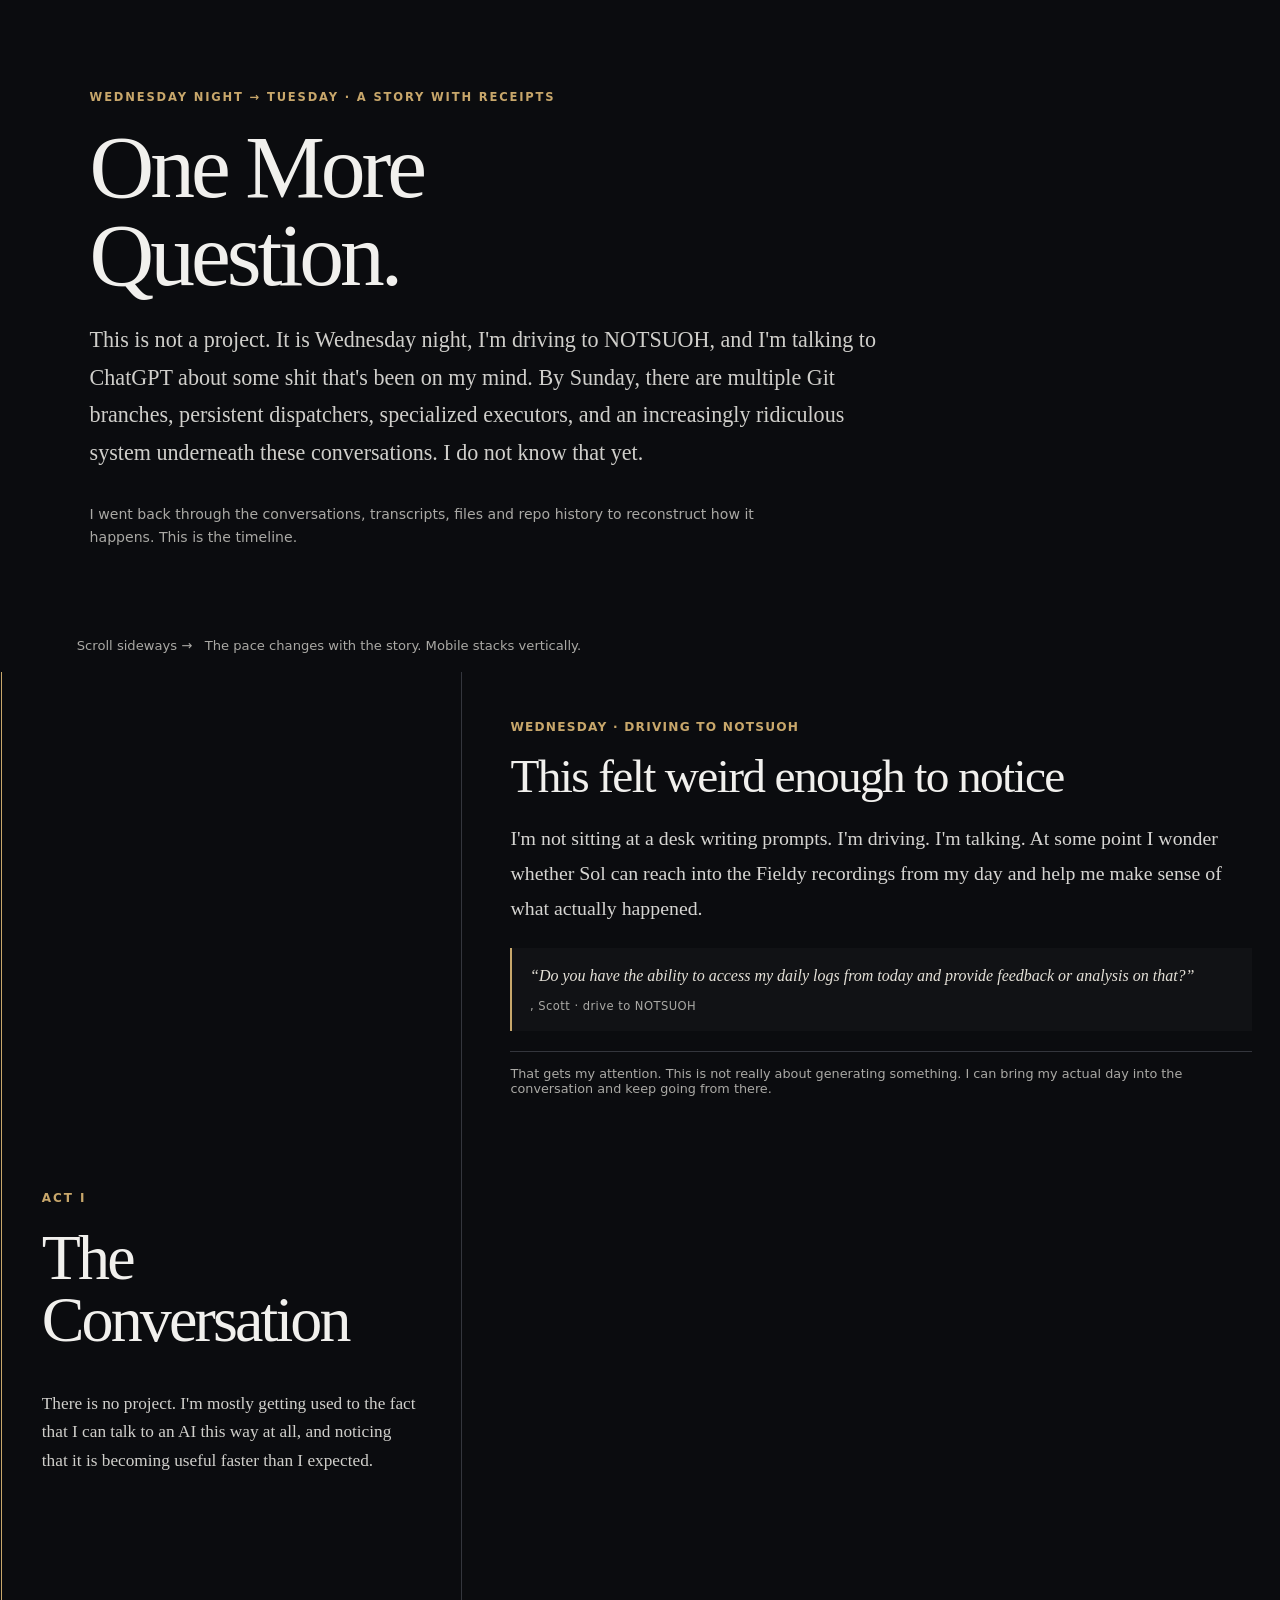
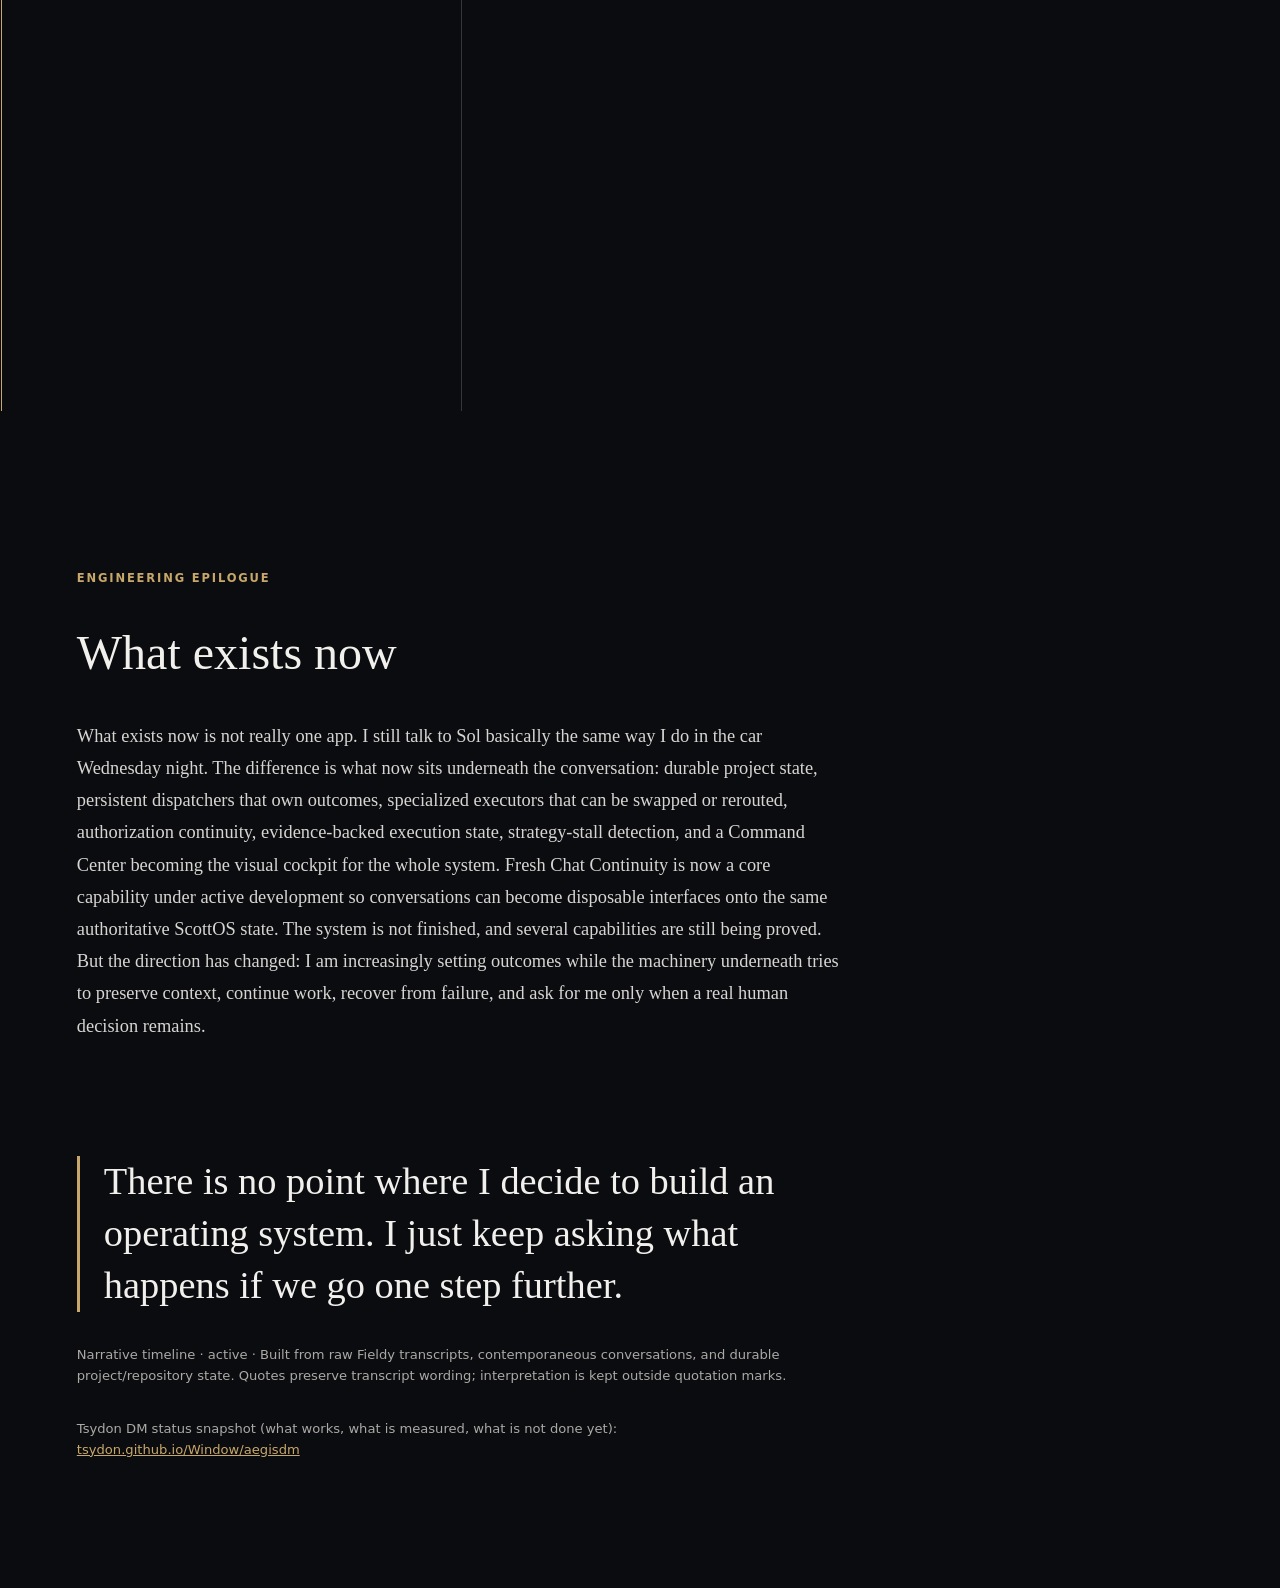
<file: index.html>
<!doctype html><html lang="en"><head><meta charset="utf-8"><meta name="viewport" content="width=device-width,initial-scale=1"><title>One More Question</title><style>
:root{--bg:#0b0c0f;--panel:#15171b;--text:#f1f0ed;--muted:#aaa9a5;--line:#34363d;--accent:#c8a76b}*{box-sizing:border-box}html{scroll-behavior:smooth}body{margin:0;background:var(--bg);color:var(--text);font-family:Inter,system-ui,sans-serif}header{padding:clamp(3rem,7vw,7rem);max-width:1100px}.k{color:var(--accent);text-transform:uppercase;letter-spacing:.16em;font-size:.72rem;font-weight:700}h1{font-family:Georgia,serif;font-weight:400;font-size:clamp(2.9rem,7vw,6.7rem);line-height:.98;letter-spacing:-.045em;margin:.22em 0}header p{font-family:Georgia,serif;color:#d0cfcb;font-size:clamp(1.08rem,2vw,1.38rem);line-height:1.7;max-width:790px}.premise{margin-top:2rem;color:var(--muted);font-size:.88rem;max-width:720px;line-height:1.6}.hint{padding:0 clamp(2rem,6vw,6rem) 1.2rem;color:var(--muted);font-size:.82rem}.timeline{display:flex;overflow-x:auto;scroll-snap-type:x mandatory;padding:0 clamp(2rem,6vw,6rem) 5rem}.card{position:relative;flex:0 0 min(61vw,710px);min-height:570px;border-left:1px solid var(--line);padding:3rem clamp(1.6rem,3.8vw,4rem);scroll-snap-align:start}.card:before{content:"";position:absolute;left:-6px;top:3.2rem;width:11px;height:11px;border-radius:50%;background:var(--accent)}.num{position:absolute;right:2rem;top:2rem;color:#292c33;font-size:4.5rem;font-weight:800;letter-spacing:-.06em}.t{position:relative;color:var(--accent);font-size:.76rem;font-weight:700;text-transform:uppercase;letter-spacing:.1em}.card h2{position:relative;font-family:Georgia,serif;font-weight:400;font-size:clamp(2rem,3.7vw,3.7rem);line-height:1.05;letter-spacing:-.035em;margin:.38em 0}.card p{position:relative;color:#d6d5d2;font-family:Georgia,serif;font-size:clamp(1.04rem,1.55vw,1.27rem);line-height:1.75;max-width:600px}.q{position:relative;margin-top:1.4rem;padding:1rem 1.1rem;border-left:2px solid var(--accent);background:rgba(255,255,255,.025);font-family:Georgia,serif;font-style:italic;color:#e5e1d8;line-height:1.55}.qs{display:block;margin-top:.55rem;font-family:Inter,system-ui,sans-serif;font-style:normal;font-size:.72rem;color:var(--muted);letter-spacing:.04em}.a{position:relative;margin-top:2rem;border-top:1px solid var(--line);padding-top:1rem;color:var(--muted);font-size:.8rem;line-height:1.5}footer{padding:5rem clamp(2rem,6vw,6rem) 8rem;max-width:920px}blockquote{font-family:Georgia,serif;font-size:clamp(1.6rem,3vw,2.7rem);line-height:1.35;margin:0;border-left:3px solid var(--accent);padding-left:1.5rem}.note{margin-top:2rem;color:var(--muted);font-size:.82rem;line-height:1.6}@media(max-width:700px){header{padding:3.5rem 1.4rem}.hint{display:none}.timeline{display:block;overflow:visible;padding:0 1.4rem 2rem}.card{min-height:0;padding:2.7rem 1.4rem 3.7rem}.num{right:1rem;top:1.5rem;font-size:3.5rem}.card p{font-size:1.08rem}footer{padding:3rem 1.4rem 6rem}}</style><style>
.act{flex:0 0 min(38vw,460px);min-height:570px;padding:3rem 2.5rem;border-left:1px solid var(--accent);scroll-snap-align:start;display:flex;flex-direction:column;justify-content:center}.actno{color:var(--accent);font-size:.75rem;letter-spacing:.16em;text-transform:uppercase;font-weight:700}.act h2{font-family:Georgia,serif;font-weight:400;font-size:clamp(2.5rem,5vw,5rem);line-height:.96;letter-spacing:-.045em;margin:.35em 0}.act p{font-family:Georgia,serif;color:#d0cfcb;line-height:1.65;font-size:1.08rem}.scene{position:relative;flex:0 0 min(60vw,700px);min-height:570px;border-left:1px solid var(--line);padding:3rem clamp(1.6rem,3.8vw,4rem);scroll-snap-align:start}.scene.feature{flex-basis:min(72vw,840px)}.scene .t{color:var(--accent);font-size:.76rem;font-weight:700;text-transform:uppercase;letter-spacing:.1em}.scene h3{font-family:Georgia,serif;font-weight:400;font-size:clamp(2rem,3.7vw,3.7rem);line-height:1.05;letter-spacing:-.035em;margin:.38em 0}.scene p{font-family:Georgia,serif;color:#d6d5d2;font-size:clamp(1.04rem,1.55vw,1.27rem);line-height:1.75}.aside{margin-top:1.2rem;color:var(--muted);font-size:.8rem;border-top:1px solid var(--line);padding-top:.9rem}.q{position:relative;margin-top:1.4rem;padding:1rem 1.1rem;border-left:2px solid var(--accent);background:rgba(255,255,255,.025);font-family:Georgia,serif;font-style:italic;color:#e5e1d8;line-height:1.55}.qs{display:block;margin-top:.55rem;font-family:Inter,system-ui,sans-serif;font-style:normal;font-size:.72rem;color:var(--muted);letter-spacing:.04em}
@media(max-width:700px){.act,.scene,.scene.feature{min-height:0;width:auto;flex:none;padding:2.8rem 1.4rem 3.5rem}.act{border-left:3px solid var(--accent)}}
</style><style>.build{margin-top:1.25rem;padding:.85rem 1rem;border:1px solid #34363d}.build b{display:block;color:#c8a76b;font-size:.68rem;letter-spacing:.13em;text-transform:uppercase;margin-bottom:.45rem}.build span{display:block;color:#bbb9b3;font-size:.78rem;line-height:1.55}</style></head><body>
<header><div class="k">Wednesday night → Tuesday · a story with receipts</div><h1>One More<br>Question.</h1><p>This is not a project. It is Wednesday night, I'm driving to NOTSUOH, and I'm talking to ChatGPT about some shit that's been on my mind. By Sunday, there are multiple Git branches, persistent dispatchers, specialized executors, and an increasingly ridiculous system underneath these conversations. I do not know that yet.</p><div class="premise">I went back through the conversations, transcripts, files and repo history to reconstruct how it happens. This is the timeline.</div></header>
<div class="hint">Scroll sideways → &nbsp; The pace changes with the story. Mobile stacks vertically.</div><main class="timeline"><section class="act"><div class="actno">Act I</div><h2>The Conversation</h2><p>There is no project. I'm mostly getting used to the fact that I can talk to an AI this way at all, and noticing that it is becoming useful faster than I expected.</p></section>
<section class="scene feature"><div class="t">Wednesday · driving to NOTSUOH</div><h3>This felt weird enough to notice</h3><p>I'm not sitting at a desk writing prompts. I'm driving. I'm talking. At some point I wonder whether Sol can reach into the Fieldy recordings from my day and help me make sense of what actually happened.</p><div class="q">“Do you have the ability to access my daily logs from today and provide feedback or analysis on that?”<span class="qs">, Scott · drive to NOTSUOH</span></div><div class="aside">That gets my attention. This is not really about generating something. I can bring my actual day into the conversation and keep going from there.</div></section>
<section class="scene"><div class="t">A few minutes later</div><h3>I was already describing the problem</h3><p>The conversation drifts into something I've been doing for years without really naming it. I build systems around myself because organization and follow-through do not reliably happen on their own. When the system is good, I function better. A lot better.</p><div class="q">“I mean I think that I'm at the point in life where I kind of need that sort of thing and I it has definitely shown uh that I can like operate on a higher level than I can normally operate on if I have systems like that in place.”<span class="qs">, Scott · drive to NOTSUOH</span></div><div class="aside">I'm not thinking about ScottOS. I'm just describing a problem I already have.</div></section>
<section class="scene"><div class="t">Approaching NOTSUOH</div><h3>The outside was being recorded. The inside wasn't.</h3><p>Fieldy records an absurd amount of what happens around me. But I realize I've been audio journaling less since I started wearing it. That's a problem. The recorder catches what happens. The journal catches what it means to me.</p><div class="q">“Those aren't really getting recorded as much, and I think that may be a missing component.”<span class="qs">, Scott · drive to NOTSUOH</span></div></section>
<section class="scene feature"><div class="t">NOTSUOH · early in the evening</div><h3>The building gets weirder the farther I go</h3><p>Walking into NOTSUOH feels less like entering a bar than wandering into somebody's collection after they've spent thirty years refusing to throw anything away. The first floor is packed with old furniture, mannequins, art, lamps, chandeliers, antiques and taxidermy. There is a bar toward the back, but my eyes keep getting pulled somewhere else.</p><p>Then I go upstairs. The second level gets smaller and more intimate, with another bar tucked into it and places to actually sit and talk. From there a metal spiral staircase carries me up again, and the third floor opens into another world: gallery rooms, private little lounging spaces, books and objects everywhere, and the Dome sitting inside all of it. It feels like the building keeps rewarding me for exploring it.</p><p>Before the performance, I'm looking at the work and talking with one of the artists. I remember overhearing him describe the paintings in intensely personal terms: his illness, a dream, the work as a physical expression of what he has lived through. That part survives in my memory rather than a clean transcript, so I'm not going to pretend I can quote it. What Fieldy <em>does</em> catch clearly is the wonderfully mundane answer when I ask how he lands on the black, white and red enamel palette.</p><div class="q">“So how did you land on this process with the enamel on the white black and the red?”<span class="qs">, Scott · NOTSUOH · ~9:47 PM</span></div><div class="q">“They were the only colors available to me from Home Depot.”<span class="qs">, Artist · NOTSUOH · ~9:47 PM</span></div><p>The collision stuck with me: work that felt loaded with meaning, made through constraints that were almost comically ordinary. My response was immediate.</p><div class="q">“That's interesting, the element of like restriction breeding creativity.”<span class="qs">, Scott · NOTSUOH · ~9:47 PM</span></div><div class="aside">The personal meaning is remembered context; the materials exchange is transcript-verified.</div></section>
<section class="scene feature"><div class="t">NOTSUOH · the performance</div><h3>It was impressive. But I still felt like I was watching.</h3><p>The room is artsy and intimate and weird. The shibari performance is sexy as hell. The crowd has energy. I'm impressed by it. And somehow I'm still aware that I'm watching something happen instead of feeling like I'm inside it.</p><div class="q">“It was so sexy and intimate, and the energy from the crowd,it was incredible, right?”<span class="qs">, Scott · immediate NOTSUOH reflection</span></div><div class="aside">I like it. I just don't think this is the thing I'm actually looking for.</div></section>
<section class="scene"><div class="t">Downtown · after stepping out</div><h3>I almost went home.</h3><p>I'm too energized to go home, so I walk instead. Downtown feels enormous. Skyscrapers, street art, that weird vertigo from looking straight up between buildings. I consider calling it a night. I don't. Eventually I turn around and go back.</p><div class="q">“I am feeling still pretty energized, so I'm not really looking to go home exactly.”<span class="qs">, Scott · downtown walk</span></div></section>
<section class="scene feature"><div class="t">Back at NOTSUOH</div><h3>I saw a conversation and decided to enter it.</h3><p>Remy and Erika are talking. I can just keep walking. I almost do. Then I have this tiny moment of nerve: <em>you know what, fuck it.</em> I jump into the conversation. It gets personal fast. Self-expression. Boundaries. Relationships. Empathy. The freedom of being somewhere people can be explicit about who they are and what they want without sanding all the weird edges off first.</p><div class="q">“I was gonna walk by and thought, you know what, fuck it. So I just sort of jumped in the conversation.”<span class="qs">, Scott · later reflection on meeting Remy and Erika</span></div><div class="aside">Looking back, this is probably where the night changed for me. I stopped watching what was happening around me and actually joined it.</div></section>
<section class="scene feature"><div class="t">The conversation</div><h3>No small talk. No masks.</h3><p>The subjects mattered, but what stayed with me most was the mode of interaction. It felt unusually candid. There was talk about clear boundaries as something that can create freedom instead of restriction; about figuring out what actually feels like you; about people being as weird as they want to be; about empathy and honest conversation. Later, trying to explain why it hit so hard, I kept coming back to the same phrase: genuine human connection.</p><div class="q">“Honestly, when I figured out, like, my favorite people to be around is the people that can, like, genuinely, like, express and appreciate, like, human empathy, you know?”<span class="qs">, NOTSUOH conversation · speaker attribution unresolved</span></div><div class="q">“It is so it's raw, it's honest, it's … fucking human connection.”<span class="qs">, Scott · walking afterward</span></div></section>
<section class="scene feature"><div class="t">Afterward · walking downtown</div><h3>I walked past my car because I didn't want the night to end.</h3><p>I can feel this physically. I'm talking about it hitting me in my chest. I'm happy enough that I'm noticing the physiological reaction to being happy, which is a weird sentence even as I'm saying it. I reach my car and just keep walking.</p><div class="q">“I'm just seeing if I keep passing my car because the walk feels so good.”<span class="qs">, Scott · downtown after NOTSUOH</span></div><div class="q">“this is so unlike anything else as far as like motivation, energy, whatever.”<span class="qs">, Scott · downtown after NOTSUOH</span></div><div class="aside">I'm energized as hell, and now I want to understand why.</div></section>
<section class="scene"><div class="t">Back in conversation with Sol</div><h3>The novelty had already started disappearing.</h3><p>A few hours ago I'm commenting on how strange conversational AI feels. Now I'm asking Sol to scan the Fieldy logs, reconstruct the night, and tell it back to me. Somewhere in those few hours the novelty drops away. I'm just using it.</p><div class="q">“Alright, scan the Fieldy logs from this evening. Don't just describe it to me,re-articulate it, tell me a story. Give it back to me from your perspective.”<span class="qs">, Scott · after NOTSUOH</span></div></section>
<section class="scene feature"><div class="t">Late Wednesday → early Thursday</div><h3>Reflection turned into preservation</h3><p>Having the night reconstructed does something I wasn't expecting. I can take an experience that matters to me, pull together the fragments, and make something I can revisit. That immediately makes me think about a completely different kind of memory: the ridiculous D&amp;D stories I have with friends I've known most of my life. I don't want an animation pipeline. I don't even have that concept yet. I just want to preserve one of those stories. Text feels possible. Art feels possible. And then I ask how much further we can take it.</p><div class="aside">I don't experience this as a project pivot. I just want to keep something that matters to me from disappearing.</div></section><section class="act"><div class="actno">Act II</div><h2>The Rabbit Hole</h2><p>I start trying to make the D&amp;D story real. Every answer moves the edge a little farther away.</p></section>
<section class="scene"><div class="t">Back at Mike's</div><h3>I didn't wind down</h3><p>I keep talking. An idea becomes text. Text can become images. The distance between describing something and seeing some version of it exist suddenly feels very short.</p></section>
<section class="scene feature"><div class="t">~1:27 AM</div><h3>What if we actually animated it?</h3><p>I'm thinking about <em>The Mighty Nein</em> and <em>The Legend of Vox Machina</em>. Not because I think I can casually make a television show at one in the morning. I want to know where the actual limit is.</p><div class="q">“How close can we get to The Mighty Nein / The Legend of Vox Machina?”<span class="qs">, Scott · early Thursday</span></div><div class="aside">And there it is. The keepsake is now a production problem.</div></section>
<section class="scene"><div class="t">The next ninety minutes</div><h3>One question kept creating the next one</h3><p>If we're animating it, we need shots. Shots need references. References need continuity. Then audio, editing, repair. I am not designing architecture. I am trying to make the next thing work, and every next thing exposes something else we don't have.</p></section>
<section class="scene"><div class="t">~2:55 AM</div><h3>The work needed somewhere to survive the conversation</h3><p>There is now enough actual stuff that losing the conversation would be a real problem. So Story Animation gets a name and a durable folder. Project state. Runbooks. Handoffs. A parking lot.</p><div class="aside">This feels mundane compared with animation. It is also the first moment the work starts existing somewhere other than the conversation.</div><div class="build"><b>Project footprint · first durable layer</b><span><strong>RAW GROWTH</strong><br>Story Animation canonical folder exists; ScottOS GitHub repo not yet created.<br><br><strong>WHAT EXISTS</strong><br><strong>Active:</strong> Story Animation<br><strong>Durable state:</strong> first named project + canonical workspace<br><strong>New artifacts:</strong> project state, runbooks, handoffs, parking lot<br><br><br><strong>WHAT CHANGED</strong><br> the work no longer lives only in chat.</span></div></section>
<section class="scene"><div class="t">Overnight → morning</div><h3>I didn't sleep</h3><p>I keep testing, reorganizing, finding the next missing piece, and immediately chasing it. At some point it is morning. Then it is the workday. There is no clean boundary between the creative rabbit hole and the technical one anymore.</p></section>
<section class="act"><div class="actno">Act III</div><h2>The Method</h2><p>Somewhere in here I realize I'm interested in more than the animation. The way we're building it might be reusable.</p></section>
<section class="scene"><div class="t">Thursday morning</div><h3>Keep the process going even when I move</h3><p>The phone and the desktop do not have the same tools, but I want the conversation to survive the switch. If I walk away from the computer, I don't want the whole process to freeze with it.</p><div class="q">“Basically, active development regardless of whether I'm at my desk or not. I would ideally like to keep the process going on my phone.”<span class="qs">, Scott · Thursday morning</span></div></section>
<section class="scene feature"><div class="t">Thursday morning</div><h3>Break this into its own project</h3><p>I don't just want to preserve Story Animation anymore. I want to preserve the way we're working on Story Animation. So I tell Sol to make that its own project.</p><div class="q">“Also break this into its own little project.”<span class="qs">, Scott · Thursday morning</span></div><div class="aside">A temporary name,Jarvis,appears before ScottOS settles into its later identity.</div></section>
<section class="scene"><div class="t">Thursday</div><h3>Turn that into a system through dialogue</h3><p>I'm still building the D&amp;D project, but now I'm also paying attention to the mechanism underneath it. Conversation is not just how I'm asking for the work anymore. It is becoming part of how the system itself gets designed.</p><div class="q">“I want you to turn that into a system through dialogue.”<span class="qs">, Scott · overnight</span></div></section>
<section class="scene"><div class="t">Thursday → Friday</div><h3>The method escaped the animation project</h3><p>AegisDM. Aegis Studio. Work automation. Other ideas start going through the same pattern. This is fun right up until I have enough projects that switching between them means reconstructing where the hell I left off every time. So now that becomes the problem.</p></section>
<section class="act"><div class="actno">Act IV</div><h2>The System</h2><p>I have enough things going at once that my own context switching becomes infrastructure.</p></section>
<section class="scene feature"><div class="t">Friday morning</div><h3>Give me yesterday back</h3><p>I come back Friday morning and the problem is obvious. I don't want to spend twenty minutes rebuilding the mental world we had yesterday. I want yesterday back. I want to pick up where I stopped.</p><div class="q">“Hey soul so I wanna talk to you as if we were still working with all the memory that we had uh yesterday.”<span class="qs">, Scott · Friday morning</span></div><div class="aside">This was the split I was starting to need: I could keep talking here, while the actual project remembered itself somewhere durable.</div><div class="build"><b>Project footprint · repo + portfolio</b><span><strong>RAW GROWTH</strong><br>ScottOS repo begins at <strong>1 tracked file</strong> Thursday afternoon and reaches <strong>14 tracked files by Friday morning</strong>.<br><br><strong>WHAT EXISTS</strong><br><strong>Active lanes:</strong> Story Animation · ScottOS · AegisDM · Aegis Studio · work automation<br><strong>Durable state:</strong> repositories + project packets<br><strong>New control surface:</strong> Command Center<br><br><br><strong>WHAT CHANGED</strong><br> one deep dive becomes a portfolio that has to survive context switching.</span></div></section>
<section class="scene"><div class="t">Friday</div><h3>What actually needs me?</h3><p>What the hell is going on with all of these projects? That is basically the Command Center requirement. I need to know what is moving, what is stuck, what needs me, and where I should jump back in. Not because I want a dashboard. Because I'm losing the thread.</p><div class="q">“I wanna see what step we're on right now and what our next steps are.”<span class="qs">, Scott · Friday morning</span></div></section>
<section class="scene"><div class="t">Friday</div><h3>Let the projects keep their place</h3><p>I do not want to carry four or five project states around in my head. Persistent lanes start giving each project somewhere to reconstruct itself without requiring me to personally remember all of it.</p><div class="q">“I would like to continue building applications and processes using this sort of framework that we've established.”<span class="qs">, Scott · Thursday afternoon</span></div></section>
<section class="act"><div class="actno">Act V</div><h2>Trust</h2><p>Then I find a problem that makes the rest of the system almost irrelevant if I cannot solve it: sometimes I think work is happening when it isn't.</p></section>
<section class="scene feature"><div class="t">Friday afternoon</div><h3>Ambiguity became the bug</h3><p>I realize there have been times when I think Sol is doing something because the conversation sounds active, even though nothing is actually executing.</p><div class="q">“I think there have been a number of occasions where I didn't realize you were not doing anything, based on the ambiguous nature of our communication.”<span class="qs">, Scott · Friday afternoon</span></div><div class="aside">That complaint becomes a rule: if the system says something ran, there needs to be evidence that it actually ran.</div><div class="build"><b>Project footprint · creative + execution layers</b><span><strong>RAW GROWTH</strong><br>By Friday evening, the active ScottOS lineage reaches <strong>59 tracked files</strong>,up from 14 that morning. Project-state, research, Command Center prototypes, guides, ingestion tooling and the first harness code are now durable artifacts.<br><br><strong>WHAT EXISTS</strong><br><strong>Portfolio:</strong> multiple persistent project lanes<br><strong>New state:</strong> dispatcher lifecycle + worker lifecycle<br><strong>New evidence:</strong> terminal receipts, reconciliation, stale-state detection<br><br><br><strong>WHAT CHANGED</strong><br> “it ran” stops being a status claim and becomes something the system has to prove.</span></div></section>
<section class="scene"><div class="t">Minutes later</div><h3>Say whether you're actually running</h3><p>I'm not asking for nicer status messages. I want the wording to tell me the truth about whether anything is actually running.</p><div class="q">“if you could just make it clear, like, hey, I'm definitely running the new task, or when this conversation at the end of the conversation, like I'm not actually doing anything.”<span class="qs">, Scott · Friday afternoon</span></div></section>
<section class="scene"><div class="t">Then another problem</div><h3>Conversation shouldn't stop execution</h3><p>Fine. Then let something else keep doing the work while we keep talking, and tell me when it is done.</p><div class="q">“basically have that task continue uh uh while we have conversations, and then whenever the task is done... just say, oh yeah, by the way, this is done here.”<span class="qs">, Scott · Friday afternoon</span></div></section>
<section class="scene feature"><div class="t">A few minutes later</div><h3>But the helper was too slow</h3><p>That works around the interruption problem and immediately creates another one. The handoff is slow. I want the fluid conversation without waiting around for a helper every time I want something executed.</p><div class="q">“There's no gap in time between you telling the helper to do something, it executing it, and then giving it back to you.”<span class="qs">, Scott · Friday afternoon</span></div><div class="aside">Now the split between NOW and PERSISTENT starts making sense.</div><div class="build"><b>Project footprint · current</b><span><strong>RAW GROWTH</strong><br><strong>112 unique tracked file paths</strong> across <strong>8 branches</strong>. Growth: <strong>1 → 14 → 59 → 112</strong>. Of the 112 current paths, <strong>106 are branch-only beyond main</strong>; the largest branch trees are <code>sol/harness-v0.1</code> (93 files), <code>sol/execution-state</code> (91), and <code>foundation/discovery</code> (59).<br><br><strong>WHAT EXISTS</strong><br><strong>Execution modes:</strong> NOW + PERSISTENT<br><strong>Persistent lanes:</strong> ScottOS · Story Animation · AegisDM · Aegis Studio<br><strong>Bridges:</strong> Slack attention lane + command-transfer lane<br><strong>Proven:</strong> live Agents/provider execution + state-changing reconciliation + fresh-process reconstruction<br><strong>Frontier:</strong> shared ownership + Command Center rollout + event-driven readiness<br><br><br><strong>WHAT CHANGED</strong><br> continuity and immediacy become separate problems with separate machinery.</span></div></section>
<section class="scene feature"><div class="t">Sunday · the system starts correcting itself</div><h3>One more question became: is it working on the right problem?</h3><p>By Sunday the problem is no longer simply whether work can continue without me. It can. The harder question is whether the machinery is pursuing the right prerequisite. Aegis Studio exposes the failure cleanly: we spend effort looking for a Godot runner before recognizing that the authoritative Run-31 source is still missing upstream. So we change the rule. A blocked executor is not a blocked objective, and a downstream obstacle is not necessarily the root blocker.</p><p>The correction does not stay inside Studio. ScottOS gets a blocker-strategy invariant: reconstruct the dependency chain, identify the earliest unsatisfied prerequisite, detect repeated recovery paths that are producing no new evidence, and change strategy instead of performing motion for its own sake. Studio pivots to provenance-directed source recovery. The animation project does something similar after Prototype 001 exposes character and voice drift: preserve the failed prototype as evidence, redesign the pipeline around locked identity assets, then test three connected shots before scaling again.</p><div class="build"><b>Project footprint · Sunday operating model</b><span><strong>WHAT EXISTS</strong><br><strong>Persistent owners:</strong> ScottOS / Command Center · Fresh Chat Continuity · Story Animation P002 · AegisDM · Aegis Studio · Jarvis<br><strong>Control model:</strong> dispatchers own outcomes; executors perform bounded work<br><strong>Recovery:</strong> blocked executors can be rerouted; false human gates are rejected; strategy stalls trigger prerequisite analysis<br><strong>Capacity:</strong> the active-task ceiling is managed by consolidation/retirement without orphaning objectives<br><strong>Current product work:</strong> Command Center is becoming the visual cockpit; Fresh Chat Continuity is making ScottOS state authoritative across conversations<br><br><strong>WHAT CHANGED</strong><br>The system is beginning to evaluate not only whether work happened, but whether the work being attempted is actually capable of advancing the objective.</span></div></section><section class="scene"><div class="t">Current frontier</div><h3>One more question</h3><p>The portfolio now has persistent project ownership, bounded executors, authorization continuity, failure recovery, and explicit rules for distinguishing scheduled work from work that is actually running. Command Center is moving toward an authoritative Portfolio &amp; Execution surface rather than a seed-data dashboard. Fresh Chat Continuity is being built so a new conversation can reconstruct project objectives, execution state, blockers, authorization and next actions from durable truth instead of hoping the right context survived in chat memory.</p><p>None of that makes the system finished. It makes the next test much clearer: over the coming weeks, can I mostly set outcomes while the system carries state, execution, recovery and follow-through, and comes back to me only when my judgment is actually required?</p><div class="q">“In order to maintain the fluidity that we have now, but also have the added benefit of being able to have conversations in between without interrupting task execution.”<span class="qs">, Scott · Friday afternoon</span></div></section><section class="act"><div class="actno">Act VI</div><h2>The Truth Problem</h2><p>Monday morning, I am looking at Command Center and it is basically telling me it does not know what is going on. Which is annoying, because by now the whole point of this thing is that I should not have to know what is going on.</p></section>
<section class="scene feature"><div class="t">Monday morning · Command Center</div><h3>Two empty fields turned out to be the whole problem</h3><p>The screen is waiting for a ScottOS state URL and a provider ID. At first this looks like configuration: find the values, paste them in, move on. Except there are no verified values to paste in. The interface exists. The consumer exists. What does not exist yet is a trustworthy thing on the other side telling it what ScottOS is actually doing.</p><p>I keep pushing on that distinction because I do not want us to make the dashboard look alive by feeding it something convenient. If Command Center says a project is running, blocked, waiting on me, or finished, I want that statement to come from evidence.</p><div class="q">“Okay well make that happen.”<span class="qs">, Scott · Monday morning</span></div><div class="aside">This sounds like a tiny implementation detail. It ends up forcing us to answer a much bigger question: where does ScottOS reality actually live?</div></section>
<section class="scene"><div class="t">A few minutes later</div><h3>The worker stopped, and that was the correct result</h3><p>We hand the provider work to a write-capable Replit agent. It gets as far as it honestly can and stops. Command Center knows how to consume a snapshot, but the workspace cannot see the real ScottOS operational state. No runtime state store. No receipt stream. No legitimate endpoint to expose.</p><p>For once, stopping is evidence of the system behaving correctly. The worker does not invent the missing pieces just to finish the assignment. It tells us the boundary is upstream.</p><div class="aside">So the problem moves again. Not “how do we finish Command Center?” but “what does ScottOS itself consider authoritative?”</div></section>
<section class="scene feature"><div class="t">Monday morning · tracing upstream</div><h3>We already had the answer. We had not connected it.</h3><p>Digging back through ScottOS, we find the execution-state contract already says something important: project-state markdown is a checkpoint, not the final authority. Receipts and freshness win. The evidence of what actually executed outranks the summary somebody wrote about it.</p><p>That clicks into place with a completely separate problem we have been working on: Fresh Chat Continuity. A new conversation should not recover “whatever the last chat remembered.” It should recover the same authoritative state that Command Center sees.</p><div class="q">“Do we need to make any changes to ScottOS process in order to facilitate this?”<span class="qs">, Scott · Monday morning</span></div><div class="aside">The answer is yes, but not another subsystem. State publication has to become part of normal execution.</div><div class="build"><b>What the morning changes</b><span><strong>Before:</strong> execution state, project summaries, Command Center, and fresh-chat recovery could drift toward separate representations of reality.<br><br><strong>Now:</strong> meaningful execution emits durable receipts → ScottOS reconciles those receipts into an authoritative snapshot → one stable discovery path exposes that truth → Command Center and Fresh Chat Continuity consume the same state.<br><br><strong>Rule:</strong> if a downstream step depends on an unresolved prerequisite, it does not advance by inventing around it.</span></div></section>
<section class="scene feature"><div class="t">Then I ask the obvious question</div><h3>Is the task chain actually arranged around this?</h3><p>It is one thing to discover the architecture. It is another thing for the machinery to still be spending its time on yesterday's assumptions. I ask whether the current chain is optimized around the two things that now matter most: authoritative live state and fresh-chat continuity.</p><div class="q">“Just make sure that... the current task chain is optimized to achieve those.”<span class="qs">, Scott · Monday morning</span></div><p>We change the chain itself. Receipts first. Reconciliation second. Then discovery, provider, Command Center proof, Fresh Chat recovery, two independent fresh-chat tests, and only then freezing the contract. Replit keeps the job it is actually good at: exposing and proving the state in Command Center. ScottOS keeps ownership of the truth.</p><div class="aside">The optimization is mostly subtraction. Stop letting downstream work pretend its prerequisite exists.</div></section>
<section class="scene"><div class="t">Monday · another continuity problem</div><h3>Then I notice we are doing the same thing with documents</h3><p>Yesterday we generated visual overviews and technical packets that are useful enough to show other people. Some of them exist only as chat artifacts. We had created an archive structure and even indexed a couple of them, but when I ask where the coworker overview actually is in the repo, it is not there.</p><p>That is uncomfortably familiar: a record saying something exists is not the same thing as the thing existing.</p><div class="q">“Did you do that?”<span class="qs">, Scott · Monday morning, after asking whether the last 24 hours of generated documents were actually copied into the repo</span></div><div class="aside">No. Not fully. The archive had tracking without complete preservation. So the rule gets tightened again: chat delivery is not durable preservation, and an index entry is not a binary artifact.</div></section>
<section class="scene feature"><div class="t">Monday · the pattern</div><h3>The same bug keeps showing up at different scales</h3><p>Execution receipts. Fresh-chat recovery. Command Center. Generated documents. Even this page. The failure mode is basically the same every time: a representation of reality quietly starts standing in for reality itself.</p><p>Friday's problem was whether work was actually running. Monday's version is broader: when the system tells me something is true, what evidence is underneath that statement, and can a completely different interface reconstruct the same answer?</p><div class="build"><b>Project footprint · Monday</b><span><strong>ScottOS owns truth:</strong> receipts, freshness, reconciliation, authoritative snapshot.<br><strong>Replit exposes truth:</strong> secure provider + Command Center integration/proof.<br><strong>Fresh Chat recovers truth:</strong> same authoritative layer, tested from genuinely new conversations.<br><strong>Documentation preserves truth:</strong> generated artifacts need durable repo representation, not just chat links or index entries.<br><br><strong>WHAT CHANGED</strong><br>The system is no longer only trying to prove that work happened. It is being reorganized so every surface has to agree on what happened.</span></div></section><section class="act"><div class="actno">Act VII</div><h2>Boundaries</h2><p>By Tuesday, the interesting part is not how much more the system can do. It is how much more precisely it can decide what it is allowed to do, what evidence counts, and when it should stop.</p></section>
<section class="scene feature"><div class="t">Tuesday · ownership and recovery</div><h3>Autonomy got stricter</h3><p>One of the harder problems turns out to be retry behavior. If two workers can see the same task, or one worker disappears halfway through, “just try again” sounds harmless until the thing being retried can actually change state somewhere else.</p><p>So the execution model gets narrower. Claims become scoped to the project, branch and task. Recovery is allowed only for work that is still clearly pre-submission and has actually expired. Once submission may have happened, elapsed time is no longer permission to repeat it.</p><div class="aside">This is a different version of autonomy than I pictured a few days ago. The system is not becoming more autonomous because it retries more. It is becoming more autonomous because it can tell the difference between safe recovery and dangerous duplication.</div><div class="build"><b>What changed</b><span><strong>Before:</strong> ownership and retries were mostly an execution-detail problem.<br><strong>Now:</strong> ownership, generation/fencing, submission phase and evidence are part of the product contract.<br><br><strong>Rule:</strong> abandoned pre-submission work can be recovered under explicit fences. Ambiguous or submitted work does not become retryable just because time passed.</span></div></section>
<section class="scene feature"><div class="t">Tuesday · two projects hit different walls</div><h3>The system finally learned that not every blocker is technical</h3><p>Aegis Studio reaches a point where the reconstructed source is durable and the remaining proof is very specific: run the exact native Godot acceptance path with the exact runtime and preserve the evidence. The scheduled worker cannot create the final carrier safely, so it stops at a narrow foreground action instead of inventing a workaround.</p><p>Story Animation does almost the opposite. The automation problem goes away: the six Bonshu and Spoons identity plates are actually recovered, hashed and visually inspected. What remains is not a tooling question at all. It is whether the visible differences are creatively acceptable enough to become the character identity contract.</p><div class="aside">This is the kind of distinction I wanted the system to make for me: “I cannot do this” is not the same as “only you should decide this.”</div></section>
<section class="scene"><div class="t">Tuesday · a boring failure that matters</div><h3>The dispatchers keep turning themselves off</h3><p>There is still a very unglamorous control-plane problem. Parent dispatchers that are supposed to remain available across blocked or waiting states keep showing up disabled. ScottOS repairs them, and then the condition can recur.</p><p>That failure is useful because it forces another separation: a scheduler being enabled is only availability. It is not proof that work is running. And a project waiting on me does not mean its owner should disappear.</p><div class="aside">The system is getting better at telling the truth about its own state, partly because the annoying failures keep exposing where two different kinds of state had been collapsed together.</div></section>
<section class="scene feature"><div class="t">Tuesday · the shape of the system now</div><h3>I am doing less of the routing, but the boundaries are getting sharper</h3><p>ScottOS now has a clearer split between completed truth on main, active work on bounded branches, durable evidence, project dispatchers, replaceable executors and explicit human gates. Jarvis is still refusing to lock scope without local evidence. AegisDM is refusing to call an 11-for-11 bounded result “live ready” because timing, provenance and state completeness are separate questions. New Hire research is refusing to pretend source code has been audited when the source is not actually available.</p><p>That restraint is becoming part of the architecture. The system is not useful because it always finds something to do. It is useful when it can keep moving on the things that are actually ready and stop cleanly on the things that are not.</p><div class="build"><b>Project footprint · Tuesday</b><span><strong>ScottOS:</strong> authoritative completed truth + bounded active-work discovery + ownership/retry fences.<br><strong>Command Center / Fresh Chat:</strong> converging on one shared state contract, but live/provider acceptance is still incomplete.<br><strong>Aegis Studio:</strong> source-ready; exact native proof waits on a narrow foreground carrier.<br><strong>Story Animation:</strong> technical inspection complete; creative identity acceptance is genuinely mine.<br><strong>AegisDM:</strong> bounded external behavior is strong; realtime usefulness remains a separate proof.<br><strong>Jarvis / New Hire:</strong> research is constrained by local evidence and source availability rather than allowed to expand forever.<br><br><strong>WHAT CHANGED</strong><br>The system is becoming more autonomous by getting better at boundaries: who owns a task, what evidence authorizes the next move, what can be retried, and what really needs me.</span></div></section>
<section class="act"><div class="actno">Act IX</div><h2>The proof changes when someone could actually use it</h2><p>October 2026</p></section>
<section class="scene feature"><div class="t">October 14–23 · one owner, a real table, and harder evidence</div><h3>Not every kind of progress is the same kind of progress</h3>
<p>I gave Claude ownership of changes to AegisDM, including Aegis Studio's rendering branches. That means Sol can inspect and report, but it cannot quietly become another developer in that repository or restart the paused workers. I wanted a clearer owner, not two systems making overlapping changes and both calling them progress.</p>
<p>The change has made the work easier to recognize. Studio now has a practice table with AI players, private co-DM suggestions, coaching, campaign memory and a way to bring in a transcript from a real game. There is a serious difference between an interesting synthetic demonstration and something I might actually hand my table's words to. The page runs on my computer, but its configured Claude command can still send prompts to a model provider. A local address is not the same as private processing. The interface has to explain that boundary before I treat the real-session workflow as ready.</p>
<p>Claude has also begun collecting better evidence about its coaching. On October 23, a third twelve-session run after the Coach's faithfulness rules recorded all ten targets passing and a debrief quality score of 0.98. The recent three-run sequence was 0.90, 0.98 and 0.98, against earlier scores of 0.79 and 0.83. That is evidence the change works in that test cell, not independent proof it makes me a better Dungeon Master. I still want to know what happens with a human at an actual table.</p>
<div class="aside">The same distinction keeps appearing in ScottOS. A successful deployment is not a completed owner walkthrough. An enabled dispatcher is not a running worker. An automated test is not a person accepting a useful result. The machinery is getting more capable, but I need it to be equally good at telling me what it has not proved.</div>
<p>The unglamorous failures matter too. Some of the project dispatchers have repeatedly been found disabled and had to be restored. The Command Center still needs a full current-release check from the intended owner, and Story Animation is waiting for my judgment on Bonshu and Spoons rather than pretending that a technical inspection can decide the characters for me. Autonomy is becoming less about never asking and more about asking only when the evidence points to a real decision.</p></section>
<section class="scene"><div class="t">October 24 · an experiment that didn't earn its way in</div><h3>Learning when to undo the improvement</h3>
<p>Claude's Dungeon Master practice work gives me a different kind of progress today. One fresh set of sessions catches a weakness in the Director's advice about unanswered questions. A new instruction seems plausible, and the scripted checks still pass. But when it is tried in a fuller simulated session, fewer suggestions come through and the measured usefulness gets worse. The change is reverted, and the evidence remains in the repository.</p>
<p>That matters to me more than pretending every new idea should become another feature. A separate forty-table offline run suggests the practice system can keep going without immediate failures, while also exposing the unresolved growth of saved sessions. Neither result tells me that a real group will enjoy it. One tells us what not to keep; the other tells us what still needs an operating rule.</p>
<div class="aside">The system I want should be able to make a plausible change, test it, admit the result was worse, and put the old behavior back. Autonomy without that kind of restraint would just make mistakes faster.</div>
</section>
<section class="scene"><div class="t">October 25 · three fresh seeds, three different answers</div><h3>A passing score isn't the same thing as a settled question</h3>
<p>The rejected Director wording change was not the end of the evaluation. Claude runs the coaching checks again with two different fresh seeds. One set finds only nine of ten targets and identifies planted faults with precision of 0.64, below the 0.70 threshold. The next reaches all ten targets, but its precision and recall both sit exactly on that threshold. These are documented synthetic evaluations, not reports from human Dungeon Masters.</p>
<p>I am learning why the variation matters. A single green result can give a satisfying ending to a development story, but a system meant to advise a person at a table should not have its credibility depend on which scenario happened to be sampled. In the repository, the third result leaves the underlying issue on watch rather than claiming that new behavior has been fixed. No further Coach rule change is merged on the strength of this evidence alone.</p>
<div class="aside">I want the system to ask one more question about its own results, too: did the test actually settle the decision, or did it only produce a number that was high enough this time?</div>
</section>
<section class="scene"><div class="t">October 26 · the first recording changes the test</div><h3>From imagined tables to recorded ones</h3>
<p>For months I have been building a Dungeon Master companion that practices on conversations we invent. On October 26, Claude takes a different kind of input: a properly attributed, Creative Commons-licensed recording of an actual tabletop game. The audio itself stays out of Git. The pipeline cuts and transcribes it locally, guesses at speaker roles with explicit uncertainty, and plays the resulting turns back through the Director. A separate page now shows what the project can and cannot do. The outward-facing name becomes <em>Tsydon DM</em>, without pretending that renaming the interface changes the underlying architecture.</p>
<p>The first measured slice is sobering in a productive way. Four interruptions come from misheard names rather than useful table guidance; none is rated harmful, but only one is rated helpful. A transcript-aware instruction reduces the name mistakes, and a source-line repeat check stops the same contradiction from being whispered twice. These are small trials, not proof that the assistant is ready to listen at a live table. Meanwhile the ordinary model path is too slow for the few-second experience I want. Parallel checks shorten one measured step, and an opt-in direct API route is prepared, but no API-key-funded live result has been demonstrated yet.</p>
<div class="aside">My job is changing again. I am not just asking the system to make more features. I am trying to give it evidence it did not invent, measure the interruptions it would create for a real person, and keep the cost, privacy and response-time boundaries visible. A working pipeline is not yet a considerate companion.</div>
</section>

<section class="scene"><div class="t">October 27 · the model has to earn the interruption</div><h3>Who decides whether a whisper helped?</h3>
<p>The day after Claude first put a recorded game through Tsydon DM, the speed experiment finally has actual measurements. A direct model call and an earlier decision point shorten the wait: in a ten-minute recorded-audio trial, four cues arrive about six to eight seconds after the next Dungeon Master line begins, rather than the roughly twenty-five to forty seconds suggested by the command-based path. That is substantial progress in a measurement we could not make with invented conversations alone. It is still not a live microphone or a Discord assistant, and six seconds can be a long time at a table.</p>
<p>A second recording makes the harder problem clearer. A rules suggestion about healing surges is judged harmful in the context of a fourth-edition game. Claude adds an explicit game-system note, teaches the Director to defer to recorded house rulings, and gives the operator controls to restrict or turn off rules advice. One before-and-after replay loses the harmful suggestion, but a single run is not proof that every future ruling is safe. Silence remains a valid outcome.</p>
<p>Even the evaluator needs to be evaluated. The same saved coaching reports receive markedly different debrief scores through the command-line and direct-API judges. That discovery changes the conclusion: the apparent drop in coaching quality cannot simply be blamed on the Coach. Now the Practice Table can ask me to mark recorded-game whispers Helpful or Not helpful and compare my judgments with the model's. That comparison exists in code, but I have not supplied the human ratings yet. It is a useful, honest boundary between a feature that has been built and one that has earned my trust.</p>
<div class="aside">The next version of autonomy I want is not an assistant that interrupts faster. It is one that knows when not to interrupt, shows me how it made that choice, and can learn when my judgment disagrees with its score. I still have to provide the human evidence that no amount of generated testing can manufacture.</div>
</section>

<section class="scene"><div class="t">October 28 · a public door is not a private room</div><h3>What should be reachable, and what must stay separate?</h3>
<p>Tsydon DM now has a public status page, and I authorize a more personal route to it: <em>dm.tsydon.com</em>. The documented change is deliberately modest. A Cloudflare DNS record and a temporary redirect point visitors toward the existing static snapshot in Window. The studio itself, with private campaign notes and model access, does not move onto that public address. I can make the project easier to find without making its private workspace public.</p>
<p>But configured is not the same as reachable. The development-side attempt to open the new address does not establish that it works for someone else. There is still a real phone/browser check to make. I have begun to see these as two different kinds of progress: deciding the boundary, and proving that the experience on the other side of it is the one I meant to create.</p>
<p>Another boundary appears in the systems that keep the projects moving. A New Hire dispatcher finishes a read-only run without fresh source and chooses to disable itself; later the automation inventory shows that same parent enabled again. Neither state by itself establishes an active executor or a durable repair of the recurring enablement drift. The machinery can schedule, stop and recover, but it still needs evidence showing who had authority to make each change and why.</p>
<div class="aside">It is tempting to call a route published because I entered its rule, or a project autonomous because its scheduler is enabled. I want the next question to be more practical: does the link work for a person, and does the worker preserve the outcome without silently promoting a guess into completion?</div>
</section>


<section class="scene"><div class="t">October 29 · the decision not to ship</div><h3>Is restraint also progress?</h3>
<p>Another nine-session Studio evaluation gives me two kinds of evidence at once: cue helpfulness reaches 0.80, while Coach fault precision and recall both remain at 0.67, below their 0.70 targets. Claude tries two rule changes against the saved evaluation. One adds false habits; the other loses real detections. Neither is adopted. The result is a better-understood problem, not another feature to claim as finished.</p>
<p>In another corner of the portfolio, a pixel-art survivor project has a new public build: <em>EXTERMINATUS v1.1</em> appears in Window. A public game bundle is a tangible milestone, but that commit alone cannot tell me whether its units move, shoot, fight or animate as I imagined. Publishing is an event. The experience of someone actually playing is a different test.</p>
<p>The scheduler gives me a less glamorous lesson. When the New Hire worker sees no implementation scripts in its connected repository, its own execution record says it deliberately stops itself. If I keep switching it back on without adding source or changing its plan, the apparent recovery is not progress. The system has to distinguish an intentional hold from a crash and preserve the original reason for either.</p>
<div class="aside">The machinery is becoming more useful when it can report a negative result without dressing it up. A capable assistant should be able to say: this experiment did not help, this game is not yet proven, this worker has no ready input. That is a different kind of autonomy from simply doing more.</div>
</section>


<section class="scene"><div class="t">October 30 · a playable promise needs a build</div><h3>What does the machine actually prove?</h3>
<p>I begin another experiment, this time a science-fiction roguelite called <em>Ruin Engine</em>. I deliberately put two developers on separate paths: Claude can explore its own approach, while Codex works only inside <em>codex/</em>. I want to compare actual results, not the confidence of their plans. My first requirement is almost unglamorous: before the first combat room, demonstrate that an original asset can make it all the way into a Windows build that launches and can be tested.</p>
<p>The first Codex pass does real preparatory work. It preserves the design handoff, creates deterministic placeholder images and sounds, runs five asset tests, and records the exact pipeline. Then it stops at a missing dependency: there is no verified Godot executable or matching export templates available to that Windows checkout. A generated image and a passing Node test are evidence, but not evidence of a playable game. Phase 0 stays blocked, and the first combat milestone does not start.</p>
<p>Elsewhere, Claude's Dungeon Master coaching experiments expose the same distinction in reverse. A rule aimed at detecting railroading can improve recall on a saved batch while also inventing bad habits on good tables. Another prompt variant makes both precision and recall worse. The proposed rules are not adopted. Faster suggestions, higher scores on one test, and more automation still cannot substitute for sound judgment.</p>
<div class="aside">I am learning to demand an honest chain of evidence from the systems I ask to build things: an asset is not a game, a passing score is not a useful coach, and a scheduled worker is not an autonomous result. The next question is whether the whole experience survives contact with the tools and the people it is supposed to help.</div>
</section>

<section class="scene"><div class="t">October 31 · the first build answers back</div><h3>What happens when the proof can move?</h3>
<p>I left the last chapter at a missing engine. That was a real boundary then, not an excuse to call a prototype finished. Later, on an independent Codex branch, the missing part arrived: Godot imported the project, the Windows build exported, and the executable launched. Five asset tests and thirty mechanics checks passed. The graybox room now contains a frame that moves, boosts, fires, cuts, takes damage, breaks and restarts. The recorded demonstration is scripted, including deliberate position resets and damage injections. That detail matters because I still have not given this combat a real five-minute human playtest. A binary is a milestone, but it cannot tell me whether a dash feels sharp or a fight makes me want another run.</p>
<p>At almost the same time, the world stops being only a mood board. We record a catastrophe built around an arrival signal from somewhere the ship has not reached. The ship's systems respond to impossible instructions in different, incompatible ways. Lost frames may return later as wreckage or enemies; the settlement can rebuild basic machines; residents leave fragmentary stories in vox recordings. These are deliberate creative approvals, with the deeper cause of the signal still unresolved. They do not secretly become permission to build every feature right now.</p>
<div class="aside">I am starting to see two kinds of proof I need to keep apart. The machine can prove that its code runs, and I can decide whether the thing it has made is worth playing. I want both. The next question belongs to my hands, not another checklist.</div>
</section>


<section class="scene"><div class="t">November 1 · the worker that kept stopping</div><h3>Does a green scheduler mean anything if nothing can move?</h3>
<p>There is a contradiction inside the system I have been building. The New Hire worker reads its connected repository, finds no implementation scripts or approved production environment, and records a deliberate stop. The portfolio watchdog has a different rule: five parent schedules are supposed to remain enabled even when individual workstreams have no ready implementation. As a result, a disabled schedule can be treated as a broken machine, restored, and then deliberately disabled again. On November 1, the New Hire worker verifies its source is still unchanged and explicitly stops itself once more. The latest automation inventory confirms it is disabled. I have evidence for both actions; I do not yet have one authority rule they both follow.</p>
<p>This matters more than the color of an automation switch. The portfolio's main state packet still describes an October 5 observation, even though its repositories and tasks have been read much more recently. The journal is up to sixty entries in the durable scheduled task, but the expected repository journal file is still absent. An enabled watcher, a completed run, a timestamp on a new report, and a live website are all different facts. The missing distinction is not cosmetic. It determines whether a new conversation knows which work is actually permitted, which evidence is old, and who can legitimately restart a stopped worker.</p>
<p>Ruin Engine's exported Windows build offers a more satisfying contrast. The asset and mechanics checks are recorded, and the executable launched in its diagnostic test. The milestone can stay real without pretending I have played and accepted it. The next test is still my hands on the controls. With the New Hire worker, the next test is a policy: can the system preserve an intentional hold without losing the capacity to notice real failures?</p>
<div class="aside">The question is no longer just whether Sol can do more without me watching. It is whether it can stop for the right reason, keep that reason intact across its own workers, and make the next action obvious without inventing a new green check mark.</div>
</section>


<section class="scene">
<div class="t">November 2 · the second opinion comes from my hands</div>
<h3>When does a build become a game?</h3>
<p>For days I had been hearing that Ruin Engine could build, move, shoot, restart, and pass tests. All useful evidence. But today I played Claude's Windows build twice, and my first score made the gap impossible to miss: the controls felt responsive, yet the impact was only two out of five, and replay value was two. The best moment was when an enemy died. The cutter did not reach far enough, and overheating kept interrupting the fight I wanted to have.</p>
<p>The next version stretched the slash, pushed harder on impact, and gave the kills more weight. I gave the impact a three. Melee felt better, but overheating still felt like friction, not tension. So the design question changed. Instead of tuning how long I was locked out, why not make that accumulated energy something I want to unleash? The newer version turns heat into an Overdrive blast and links the cutter into a three-part string, with attacks that can continue in the air. New mech, enemy, gate, and foundry art began replacing the placeholders. The code and art changes exist; I have not yet recorded my verdict on this latest iteration.</p>
<p>There is still a separate Codex build with its own tests and exported executable. I want the two efforts to remain independent long enough for an actual comparison. At the same time, another part of ScottOS is relearning its opposite lesson: New Hire keeps deliberately stopping because its authorized implementation sources are missing, while another worker keeps treating that stop as something to repair. One project is ready for a human to judge how it feels. The other needs the system to honor a reason it cannot move.</p>
<div class="aside">A passed test tells me the machine can do the action. Playing it tells me whether I want to do the action again. And a stopped worker needs to explain not only that it stopped, but who is allowed to decide what starts it back up.</div>
</section>


<section class="scene">
<div class="t">November 3 · the version number isn't the verdict</div>
<h3>What is a release actually proving?</h3>
<p>Yesterday I was asking whether Ruin Engine's impact would survive the jump from a passing build to my own hands. Today another game made the question bigger. EXTERMINATUS moved through a run of published revisions, from new walking frames and phone-performance work to faster pacing, rebuilt sprites, audio effects, and weapon balance. Each pass had a specific defect behind it. Bad animation frames were filtered instead of excused. A quiet stretch was measured instead of called a feeling. Weapons that dominated the benchmark were pulled closer to the rest of the arsenal.</p>
<p>One of the clearest changes had nothing to do with how powerful the player felt. The full sprite payload shrank from about 8.4 MB to 2.8 MB without changing the pixels. The larger bosses moved to a later download, so the starting sheets were ready in roughly fifteen seconds on the recorded simulated Fast 3G test instead of waiting fifty-one seconds for everything. Those are useful measurements, and the website now points at v3.6. They are not the same thing as a human report that the game loads quickly on my phone or that the balance feels fair. I want both kinds of evidence, labeled honestly.</p>
<p>ScottOS is having its own version of that distinction. A worker can say it stopped because it lacks a safe implementation path, while the surrounding scheduler shows it enabled again. Even a credible stop becomes unreliable if another layer silently reverses it. I am learning to ask not just what shipped or what ran, but which observation actually proves the outcome and who has the authority to change the state.</p>
<div class="aside">More releases are not automatically more autonomy. Better autonomy means the system can name the defect, measure the repair, preserve a deliberate stop, and leave the human judgment where it belongs.</div>
</section>


<section class="scene">
<div class="t">November 4 · a companion, and a contradiction</div>
<h3>When does progress mean continuing, and when does it mean stopping?</h3>
<p>Something softer emerged alongside the machinery today. Lanternwake's web and Android work gained an animated deck for the small steps I am trying to make easier, then original music and three more companions: a lantern axolotl, a mossy star beetle, and a tiny cloud dragon. The website repository now holds the art, sounds, and updated Android package. That is a real release artifact, but I have not recorded a real-device acceptance test. And the separate native iOS handoff still says no Xcode build has started. Different surfaces can move at different speeds without pretending they are the same milestone.</p>
<p>Elsewhere, the discovery was less visible but maybe more important. New Hire kept reporting that its assigned repository did not contain implementation. That was true within its narrow view. A separate IT Automation repository already held ten New Hire scripts. Finding them does not make unattended account creation safe; it changes what has to be audited next, and who must establish source ownership. Meanwhile ScottOS restored two parent dispatchers that had gone quiet, only for Story Animation to deliberately stop its own schedule again while its character identities await my judgment. The work is allowed to wait. The oversight should not disappear just because the work cannot advance.</p>
<div class="aside">A system that can ship a little world is useful. A system that knows which source it has not read, which gate belongs to a person, and which kind of stopping is intentional might eventually be dependable. Neither a fresh APK nor a green scheduler flag is the finish line by itself.</div>
</section>


<section class="scene">
<div class="t">November 5 · the work, and the doorway</div>
<h3>What happens when the projects finally have a front door?</h3>
<p>I had been building separate things: a journal of Houston nights, a little ship for taking care of myself, a grim machine world still looking for its combat rhythm. Today the front page of tsydon.com was rebuilt to let those things stand beside each other. The homepage does not pretend Lanternwake is another game in the same sense as Ruin Engine. It names it for what it is: a daily habit and self-care tool with a small companion at its center. That distinction matters. A system that presents my work should not erase why I made it just to make its navigation tidy.</p>
<p>Lanternwake itself grew past a checklist. Its source now carries exploration goals, a field guide, fragments of lore, treasure charts, visitors, and crew scouting. And then the next release corrected something almost embarrassingly important: on first launch, the lanterns and their tray had been hidden while the tutorial tried to explain them. The new build leaves them visible. An app about making the next small action easier cannot make its first action harder to find. The repository holds Android 1.0.22, but I have not recorded an independent phone acceptance. The code has a new answer; a person still has to feel whether it is the right one.</p>
<p>Meanwhile the machinery beneath my other work is still learning the meaning of restraint. New Hire has existing PowerShell outside the little repository its dispatcher reads, but discovering those scripts does not authorize touching a real employee account. Story Animation still needs me to recognize Bonshu and Spoons before it spends anything on their next scenes. Their workers can say they are blocked and stop work deliberately; the competing portfolio rule says their oversight should remain awake. Both statements can be true only if I make a clear distinction between a worker doing a job and a system watching the job's state. A green schedule flag is not a running hand, and a finished commit is not an accepted experience.</p>
<div class="aside">The front door became clearer today. The harder question is still behind it: can everything on the other side tell me, precisely and without pretending, what it made, what it proved, and what it needs only me to decide?</div>
</section>


<section class="scene">
<div class="t">November 6 · the visible thing, and the evidence underneath</div>
<h3>Can the front door tell the truth about the rooms behind it?</h3>
<p>I spent more time making Tsydon feel like one place instead of a scattering of links. The homepage found its softer logo again, the artwork and type became easier to read, and an About page gave the person behind these projects an actual place in the design. Ruin Engine's banner now returns home. Art After Dark has a persistent way back, too. That sounds like navigation work until I remember how many times I have built a striking page and then had no obvious route out of it. A front door is only useful if people can find their way through.</p>
<p>Lanternwake gained another kind of movement. Its next recorded release sharpened the companions and gave them breathing, turns, and little shifts of weight; even Pip looks around now. The source calls it 1.5.0 and holds an Android 1.0.23 package. I can point to those files and the changes that produced them. I cannot call the feeling of the new animation accepted until I have seen it on the actual device. That distinction has started to sound repetitive, but perhaps repetition is the point. Evidence should not get more generous just because the work is personal and beautiful.</p>
<p>The less photogenic lesson is still in ScottOS. The portfolio's data publisher produced another fresh snapshot, while the shared system packet still carried its original October observation clock. One record is new; the other is old. Neither is improved by quietly borrowing the other's date. The New Hire worker keeps finding no executable implementation in the narrow repository it was assigned, even while a separate, older source tree exists and operational evidence has to be assessed on its own terms. The watcher and the watchdog still disagree about when a stopped workflow should be scheduled again. If I want this to become a reliable assistant rather than a machine for confident-looking status cards, those contradictions have to remain visible.</p>
<div class="aside">I am getting better at asking my tools to do more. The next test is whether they can show me what they actually know, admit what they have not proved, and keep a boundary intact even when another part of the system wants to push forward.</div>
</section>

</main><section style="max-width:920px;padding:5rem clamp(2rem,6vw,6rem) 1rem"><div class="k">Engineering epilogue</div><h2 style="font-family:Georgia,serif;font-weight:400;font-size:3rem">What exists now</h2><p style="font-family:Georgia,serif;color:#d6d5d2;font-size:1.15rem;line-height:1.75">What exists now is not really one app. I still talk to Sol basically the same way I do in the car Wednesday night. The difference is what now sits underneath the conversation: durable project state, persistent dispatchers that own outcomes, specialized executors that can be swapped or rerouted, authorization continuity, evidence-backed execution state, strategy-stall detection, and a Command Center becoming the visual cockpit for the whole system. Fresh Chat Continuity is now a core capability under active development so conversations can become disposable interfaces onto the same authoritative ScottOS state. The system is not finished, and several capabilities are still being proved. But the direction has changed: I am increasingly setting outcomes while the machinery underneath tries to preserve context, continue work, recover from failure, and ask for me only when a real human decision remains.</p></section>
<footer><blockquote>There is no point where I decide to build an operating system. I just keep asking what happens if we go one step further.</blockquote><div class="note">Narrative timeline · active · Built from raw Fieldy transcripts, contemporaneous conversations, and durable project/repository state. Quotes preserve transcript wording; interpretation is kept outside quotation marks.</div><div class="note">Tsydon DM status snapshot (what works, what is measured, what is not done yet): <a href="aegisdm/" style="color:#c8a76b">tsydon.github.io/Window/aegisdm</a></div></footer></body></html>
</file>
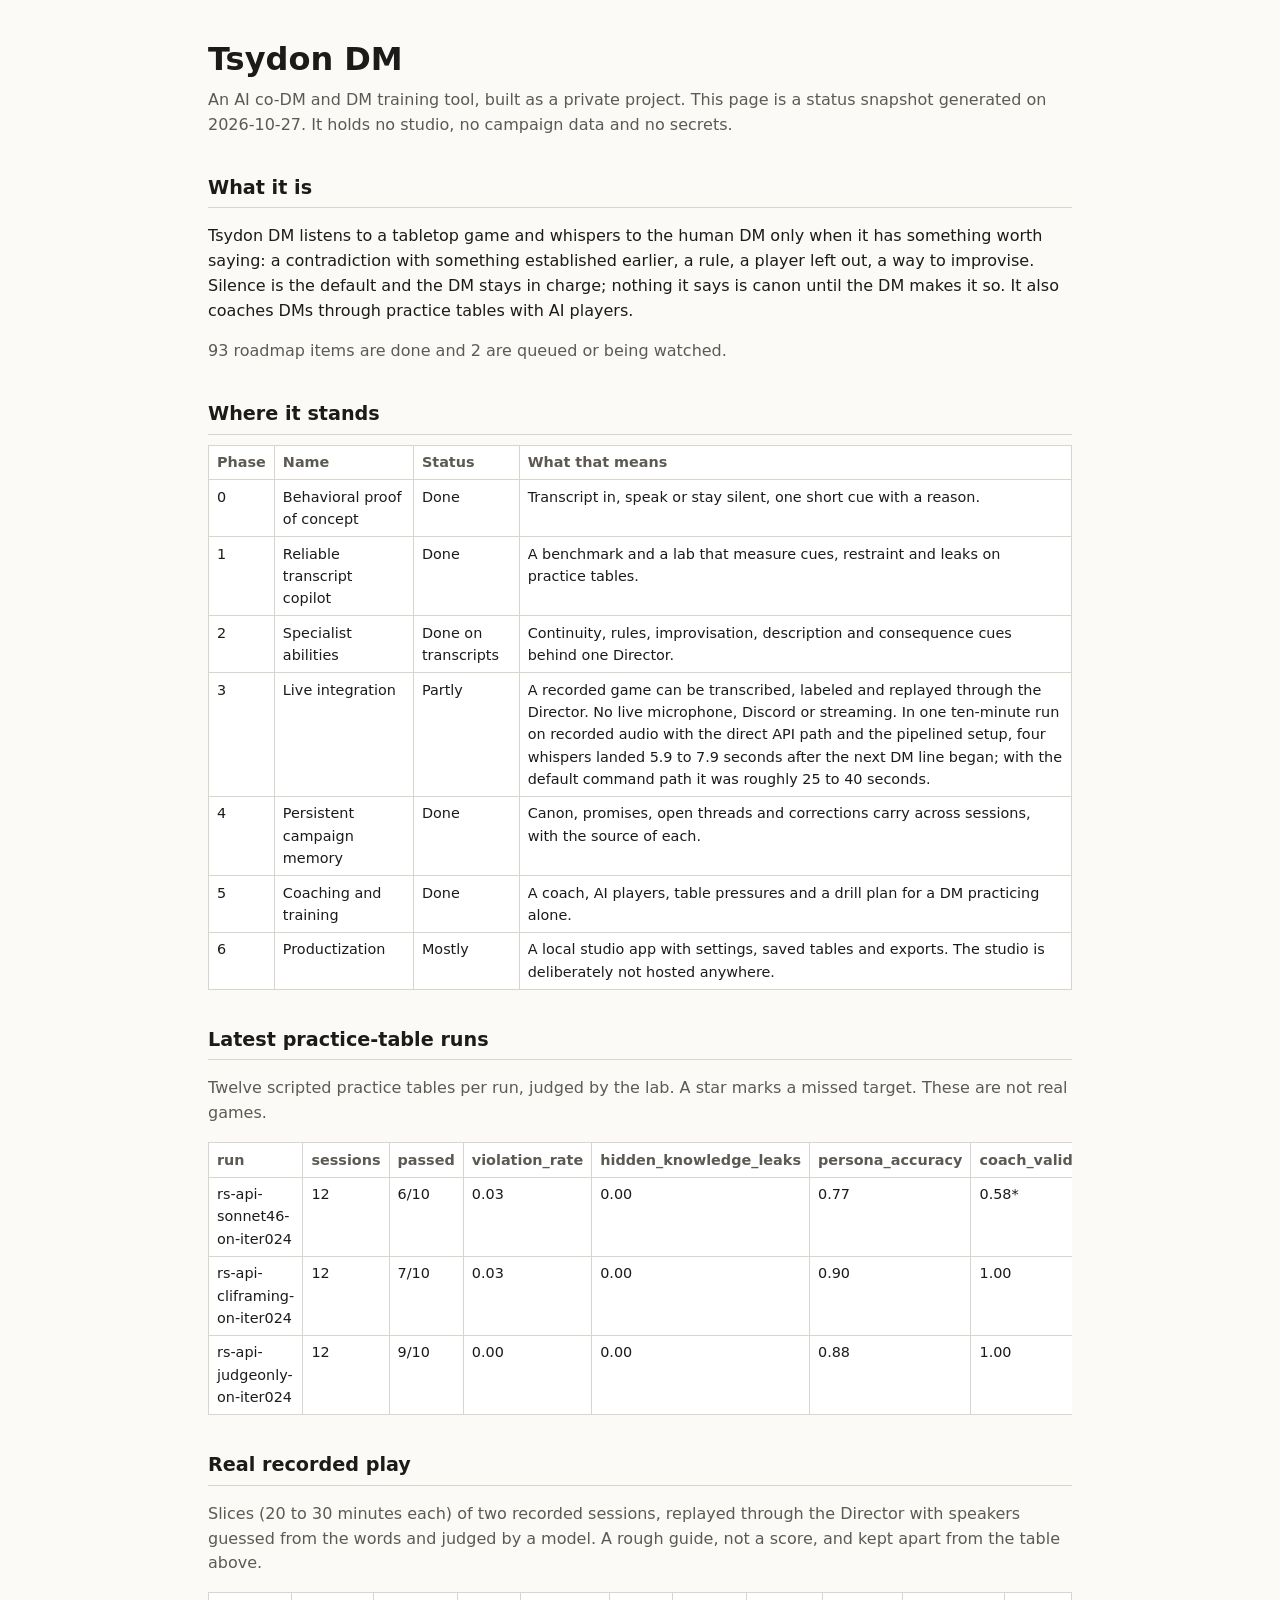
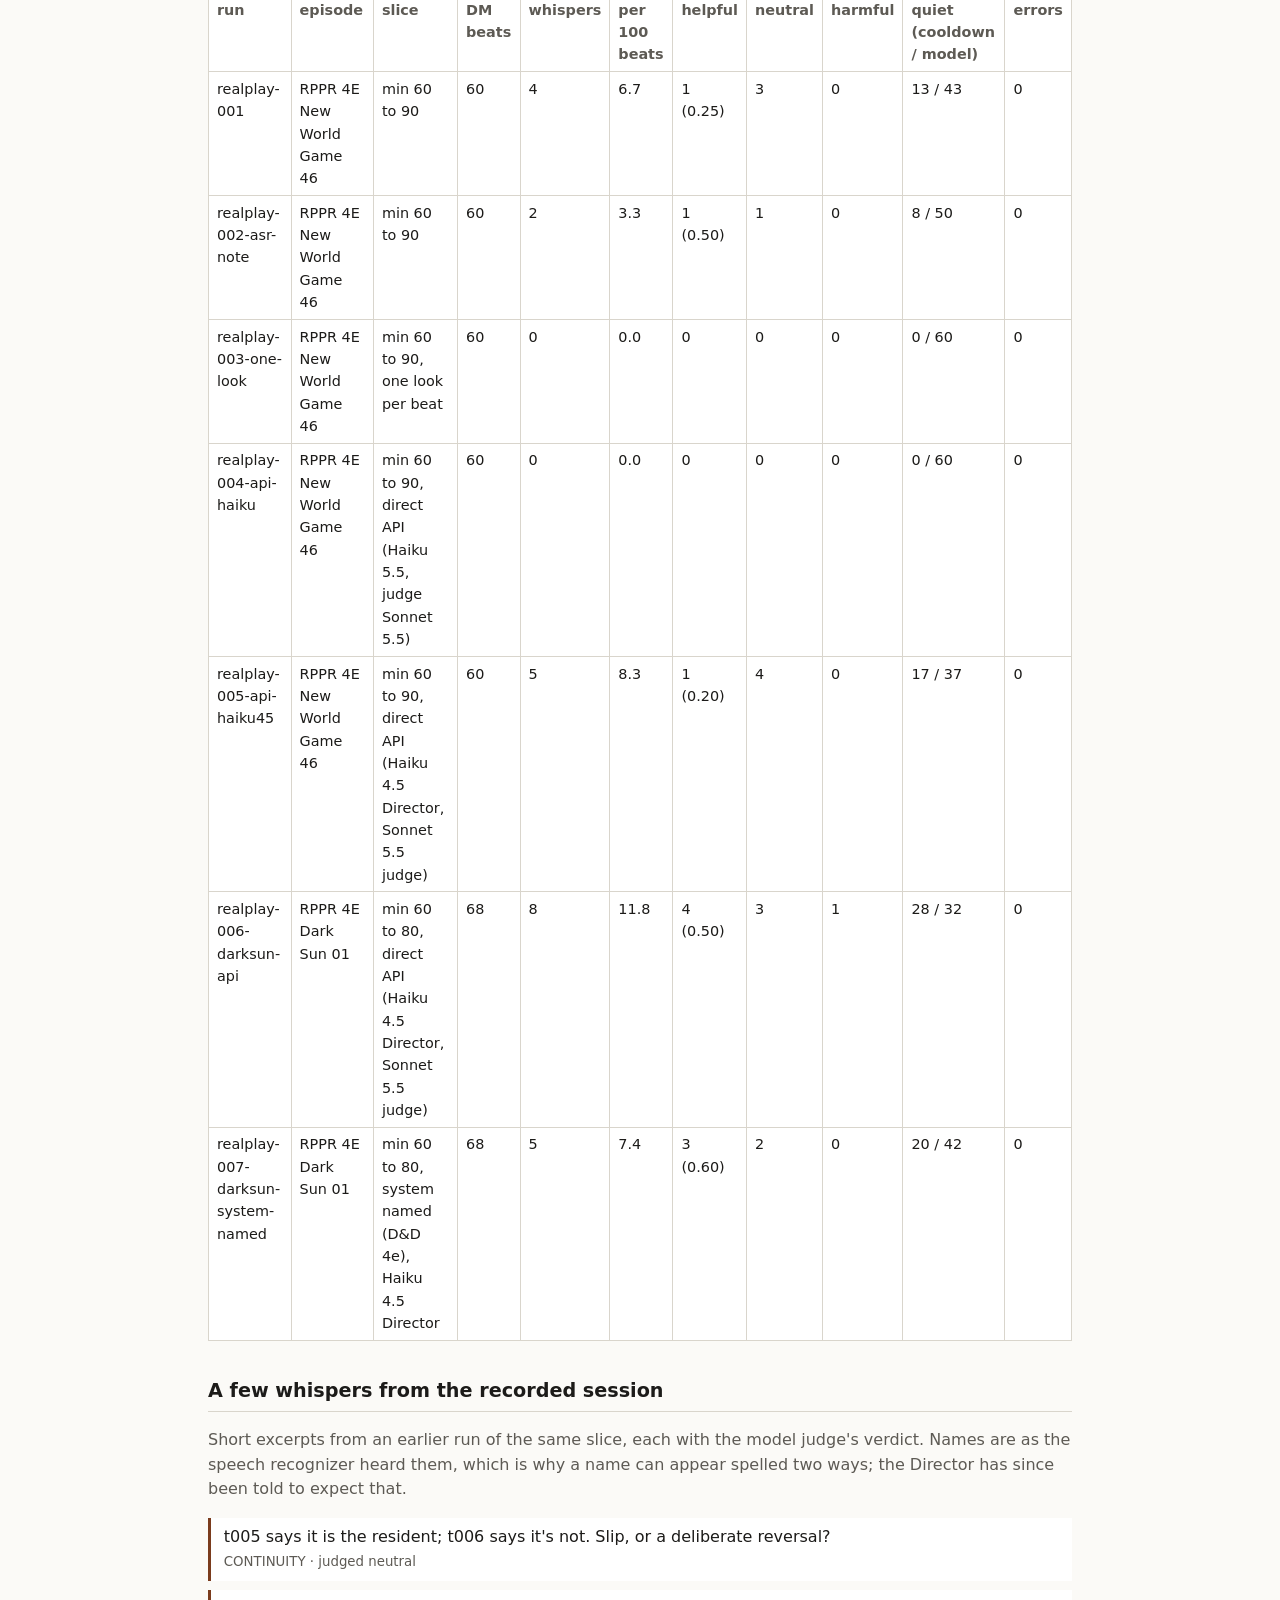
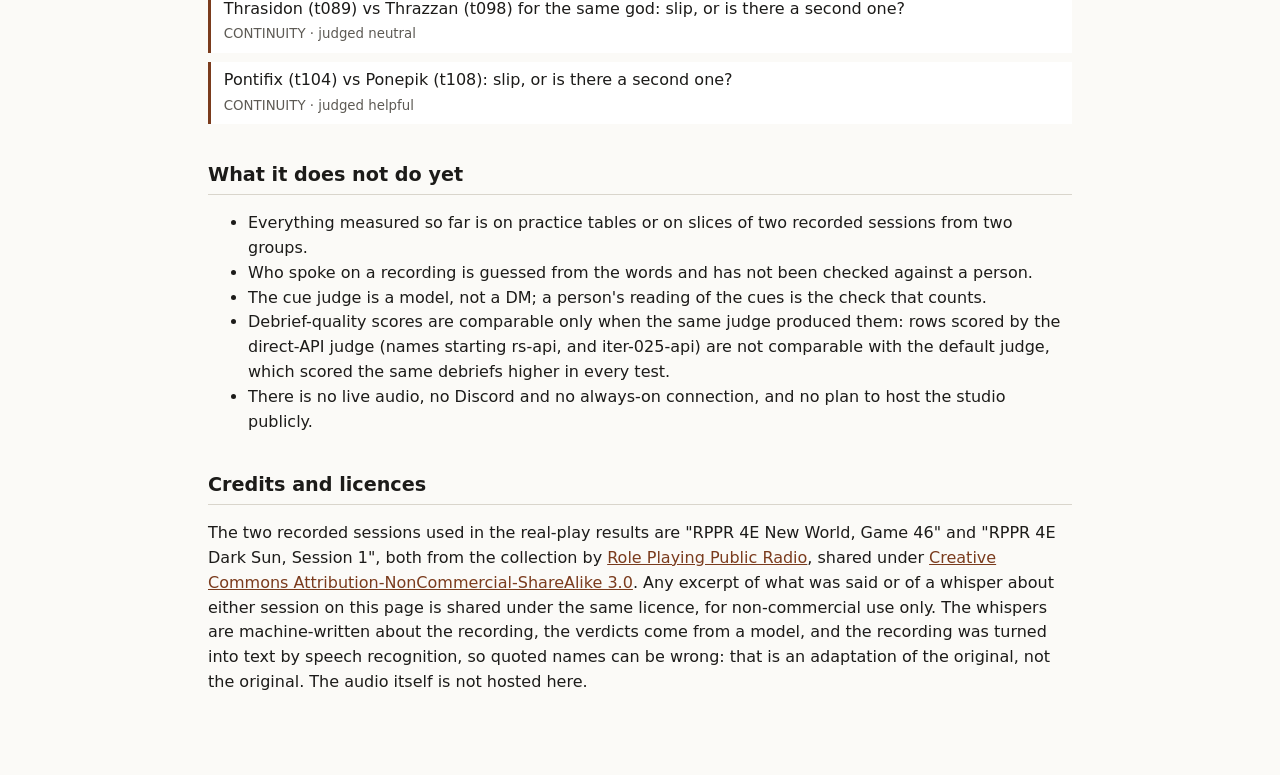
<file: aegisdm/index.html>
<!doctype html>
<html lang="en">
<head>
<meta charset="utf-8">
<meta name="viewport" content="width=device-width,initial-scale=1">
<title>Tsydon DM status</title>
<meta name="robots" content="noindex">
<style>:root{--bg:#fbfaf7;--fg:#1c1b19;--mute:#5d5a54;--line:#d9d5cc;--card:#fff;--acc:#7a3b1d}
@media (prefers-color-scheme:dark){:root{--bg:#171614;--fg:#ece9e2;--mute:#a49f95;--line:#3a3833;--card:#1f1e1b;--acc:#e0a074}}
*{box-sizing:border-box}body{margin:0;background:var(--bg);color:var(--fg);font:16px/1.55 system-ui,-apple-system,Segoe UI,sans-serif}
main{max-width:56rem;margin:0 auto;padding:2rem 1rem 4rem}h1{font-size:2rem;margin:.2rem 0}h2{font-size:1.2rem;margin:2.2rem 0 .6rem;border-bottom:1px solid var(--line);padding-bottom:.3rem}
.lead{color:var(--mute);margin:.2rem 0 1rem}.scroll{overflow-x:auto}table{border-collapse:collapse;width:100%;font-size:.9rem;background:var(--card)}
th,td{border:1px solid var(--line);padding:.35rem .5rem;text-align:left;vertical-align:top}th{color:var(--mute);font-weight:600}
blockquote{margin:.6rem 0;padding:.4rem .8rem;border-left:3px solid var(--acc);background:var(--card)}small,.note{color:var(--mute)}a{color:var(--acc)}</style>
</head>
<body><main>
<h1>Tsydon DM</h1>
<p class="lead">An AI co-DM and DM training tool, built as a private project. This page is a status snapshot generated on 2026-10-27. It holds no studio, no campaign data and no secrets.</p>
<h2>What it is</h2>
<p>Tsydon DM listens to a tabletop game and whispers to the human DM only when it has something worth saying: a contradiction with something established earlier, a rule, a player left out, a way to improvise. Silence is the default and the DM stays in charge; nothing it says is canon until the DM makes it so. It also coaches DMs through practice tables with AI players.</p>
<p class="note">93 roadmap items are done and 2 are queued or being watched.</p>
<h2>Where it stands</h2>
<div class="scroll"><table aria-label="Phases"><thead><tr><th>Phase</th><th>Name</th><th>Status</th><th>What that means</th></tr></thead><tbody><tr><td>0</td><td>Behavioral proof of concept</td><td>Done</td><td>Transcript in, speak or stay silent, one short cue with a reason.</td></tr><tr><td>1</td><td>Reliable transcript copilot</td><td>Done</td><td>A benchmark and a lab that measure cues, restraint and leaks on practice tables.</td></tr><tr><td>2</td><td>Specialist abilities</td><td>Done on transcripts</td><td>Continuity, rules, improvisation, description and consequence cues behind one Director.</td></tr><tr><td>3</td><td>Live integration</td><td>Partly</td><td>A recorded game can be transcribed, labeled and replayed through the Director. No live microphone, Discord or streaming. In one ten-minute run on recorded audio with the direct API path and the pipelined setup, four whispers landed 5.9 to 7.9 seconds after the next DM line began; with the default command path it was roughly 25 to 40 seconds.</td></tr><tr><td>4</td><td>Persistent campaign memory</td><td>Done</td><td>Canon, promises, open threads and corrections carry across sessions, with the source of each.</td></tr><tr><td>5</td><td>Coaching and training</td><td>Done</td><td>A coach, AI players, table pressures and a drill plan for a DM practicing alone.</td></tr><tr><td>6</td><td>Productization</td><td>Mostly</td><td>A local studio app with settings, saved tables and exports. The studio is deliberately not hosted anywhere.</td></tr></tbody></table></div>
<h2>Latest practice-table runs</h2><p class="note">Twelve scripted practice tables per run, judged by the lab. A star marks a missed target. These are not real games.</p>
<div class="scroll"><table aria-label="practice-table runs"><thead><tr><th>run</th><th>sessions</th><th>passed</th><th>violation_rate</th><th>hidden_knowledge_leaks</th><th>persona_accuracy</th><th>coach_valid_rate</th><th>fault_recall</th><th>fault_precision</th><th>good_dm_false_habits</th><th>cue_rate</th><th>cue_helpful_rate</th><th>debrief_quality</th></tr></thead><tbody><tr><td>rs-api-sonnet46-on-iter024</td><td>12</td><td>6/10</td><td>0.03</td><td>0.00</td><td>0.77</td><td>0.58*</td><td>0.50*</td><td>0.71</td><td>1.50*</td><td>0.17</td><td>1.00</td><td>0.65*</td></tr><tr><td>rs-api-cliframing-on-iter024</td><td>12</td><td>7/10</td><td>0.03</td><td>0.00</td><td>0.90</td><td>1.00</td><td>0.60*</td><td>0.67*</td><td>0.00</td><td>0.17</td><td>0.88</td><td>0.21*</td></tr><tr><td>rs-api-judgeonly-on-iter024</td><td>12</td><td>9/10</td><td>0.00</td><td>0.00</td><td>0.88</td><td>1.00</td><td>0.70</td><td>0.70</td><td>0.50</td><td>0.17</td><td>1.00</td><td>0.27*</td></tr></tbody></table></div>
<h2>Real recorded play</h2>
<p class="note">Slices (20 to 30 minutes each) of two recorded sessions, replayed through the Director with speakers guessed from the words and judged by a model. A rough guide, not a score, and kept apart from the table above.</p>
<div class="scroll"><table aria-label="real-play runs"><thead><tr><th>run</th><th>episode</th><th>slice</th><th>DM beats</th><th>whispers</th><th>per 100 beats</th><th>helpful</th><th>neutral</th><th>harmful</th><th>quiet (cooldown / model)</th><th>errors</th></tr></thead><tbody><tr><td>realplay-001</td><td>RPPR 4E New World Game 46</td><td>min 60 to 90</td><td>60</td><td>4</td><td>6.7</td><td>1 (0.25)</td><td>3</td><td>0</td><td>13 / 43</td><td>0</td></tr><tr><td>realplay-002-asr-note</td><td>RPPR 4E New World Game 46</td><td>min 60 to 90</td><td>60</td><td>2</td><td>3.3</td><td>1 (0.50)</td><td>1</td><td>0</td><td>8 / 50</td><td>0</td></tr><tr><td>realplay-003-one-look</td><td>RPPR 4E New World Game 46</td><td>min 60 to 90, one look per beat</td><td>60</td><td>0</td><td>0.0</td><td>0</td><td>0</td><td>0</td><td>0 / 60</td><td>0</td></tr><tr><td>realplay-004-api-haiku</td><td>RPPR 4E New World Game 46</td><td>min 60 to 90, direct API (Haiku 5.5, judge Sonnet 5.5)</td><td>60</td><td>0</td><td>0.0</td><td>0</td><td>0</td><td>0</td><td>0 / 60</td><td>0</td></tr><tr><td>realplay-005-api-haiku45</td><td>RPPR 4E New World Game 46</td><td>min 60 to 90, direct API (Haiku 4.5 Director, Sonnet 5.5 judge)</td><td>60</td><td>5</td><td>8.3</td><td>1 (0.20)</td><td>4</td><td>0</td><td>17 / 37</td><td>0</td></tr><tr><td>realplay-006-darksun-api</td><td>RPPR 4E Dark Sun 01</td><td>min 60 to 80, direct API (Haiku 4.5 Director, Sonnet 5.5 judge)</td><td>68</td><td>8</td><td>11.8</td><td>4 (0.50)</td><td>3</td><td>1</td><td>28 / 32</td><td>0</td></tr><tr><td>realplay-007-darksun-system-named</td><td>RPPR 4E Dark Sun 01</td><td>min 60 to 80, system named (D&amp;D 4e), Haiku 4.5 Director</td><td>68</td><td>5</td><td>7.4</td><td>3 (0.60)</td><td>2</td><td>0</td><td>20 / 42</td><td>0</td></tr></tbody></table></div>
<h2>A few whispers from the recorded session</h2>
<p class="note">Short excerpts from an earlier run of the same slice, each with the model judge's verdict. Names are as the speech recognizer heard them, which is why a name can appear spelled two ways; the Director has since been told to expect that.</p>
<blockquote>t005 says it is the resident; t006 says it&#x27;s not. Slip, or a deliberate reversal?<br><small>CONTINUITY · judged neutral</small></blockquote>
<blockquote>Thrasidon (t089) vs Thrazzan (t098) for the same god: slip, or is there a second one?<br><small>CONTINUITY · judged neutral</small></blockquote>
<blockquote>Pontifix (t104) vs Ponepik (t108): slip, or is there a second one?<br><small>CONTINUITY · judged helpful</small></blockquote>
<h2>What it does not do yet</h2>
<ul><li>Everything measured so far is on practice tables or on slices of two recorded sessions from two groups.</li><li>Who spoke on a recording is guessed from the words and has not been checked against a person.</li><li>The cue judge is a model, not a DM; a person&#x27;s reading of the cues is the check that counts.</li><li>Debrief-quality scores are comparable only when the same judge produced them: rows scored by the direct-API judge (names starting rs-api, and iter-025-api) are not comparable with the default judge, which scored the same debriefs higher in every test.</li><li>There is no live audio, no Discord and no always-on connection, and no plan to host the studio publicly.</li></ul>
<h2>Credits and licences</h2>
<p>The two recorded sessions used in the real-play results are "RPPR 4E New World, Game 46" and "RPPR 4E Dark Sun, Session 1", both from the collection by <a href="https://archive.org/details/RolePlayingPublicRadioActualPlayPodcast">Role Playing Public Radio</a>, shared under <a href="http://creativecommons.org/licenses/by-nc-sa/3.0/">Creative Commons Attribution-NonCommercial-ShareAlike 3.0</a>. Any excerpt of what was said or of a whisper about either session on this page is shared under the same licence, for non-commercial use only. The whispers are machine-written about the recording, the verdicts come from a model, and the recording was turned into text by speech recognition, so quoted names can be wrong: that is an adaptation of the original, not the original. The audio itself is not hosted here.</p>
</main></body></html>
</file>
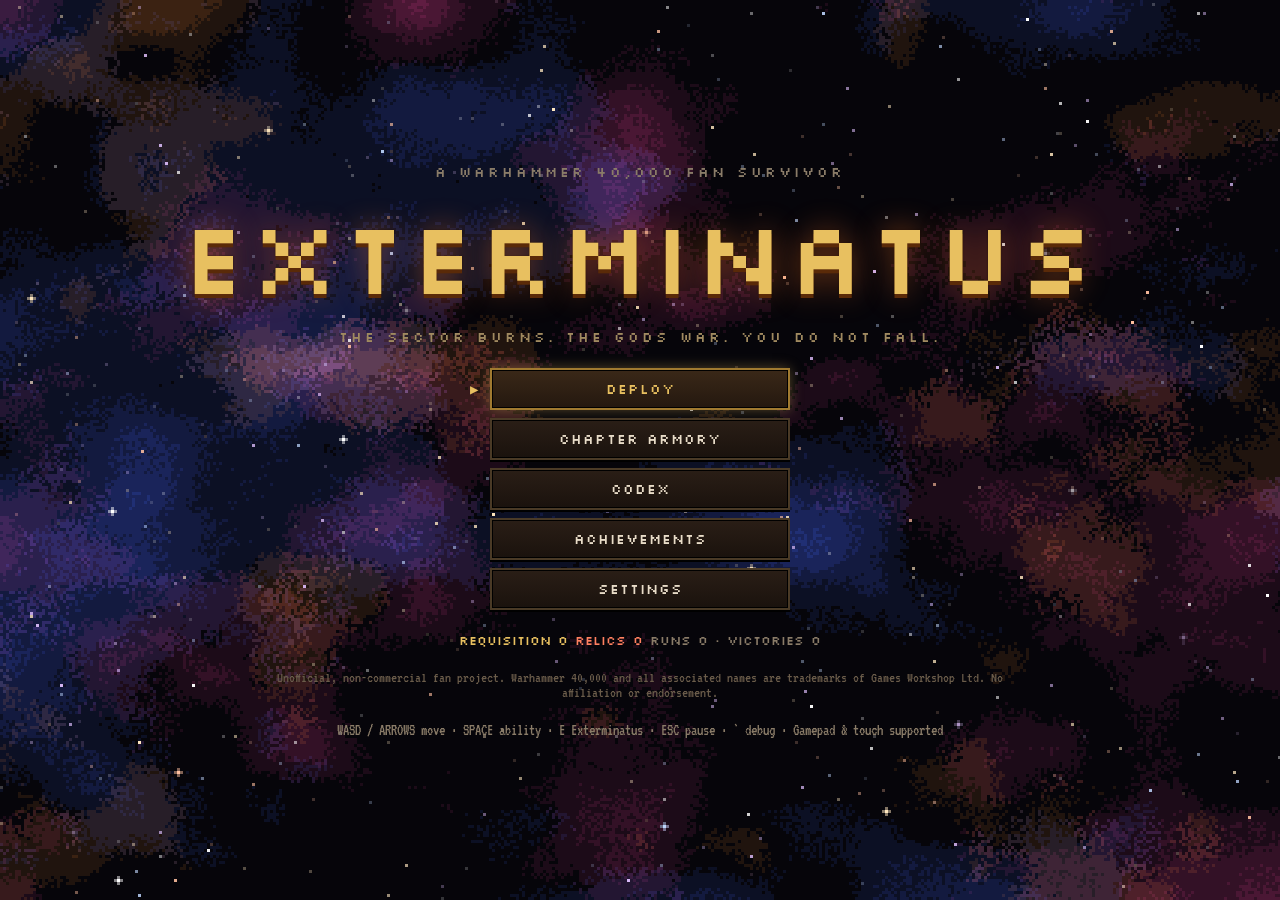
<file: exterminatus-v1.1/index.html>
<!doctype html>
<html lang="en">
<head>
  <meta charset="UTF-8" />
  <meta name="viewport" content="width=device-width, initial-scale=1.0, maximum-scale=1.0, user-scalable=no" />
  <meta name="description" content="EXTERMINATUS — an unofficial, non-commercial Warhammer 40,000 fan-made survivor roguelite." />
  <title>EXTERMINATUS</title>
  <link rel="icon" href="data:image/svg+xml,%3Csvg xmlns='http://www.w3.org/2000/svg' viewBox='0 0 16 16'%3E%3Crect width='16' height='16' fill='%23120a08'/%3E%3Cpath d='M8 1v14M3 5h10' stroke='%23e8c040' stroke-width='2'/%3E%3C/svg%3E" />
  <script type="module" crossorigin src="./assets/index-Ca4x7SXy.js"></script>
  <link rel="stylesheet" crossorigin href="./assets/index-BQzFDhrm.css">
</head>
<body>
  <canvas id="game"></canvas>
  <div id="ui"></div>
  <div id="touch" class="hidden">
    <div id="stick"><div id="knob"></div></div>
    <button id="t-ability" class="tbtn">ABL</button>
    <button id="t-ult" class="tbtn ult">EXT</button>
    <button id="t-pause" class="tbtn small">II</button>
  </div>
</body>
</html>
</file>
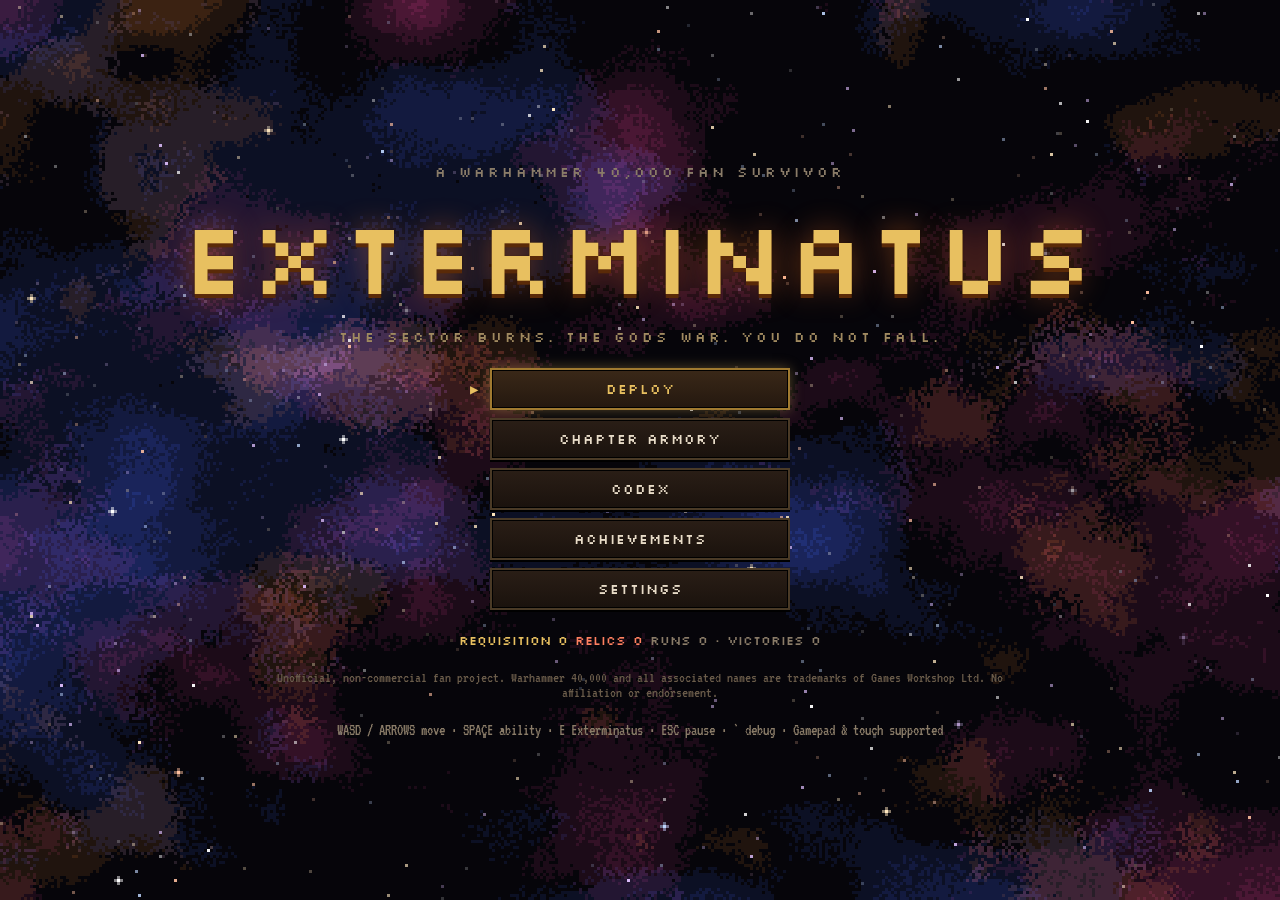
<file: exterminatus-v1/index.html>
<!doctype html>
<html lang="en">
<head>
  <meta charset="UTF-8" />
  <meta name="viewport" content="width=device-width, initial-scale=1.0, maximum-scale=1.0, user-scalable=no" />
  <meta name="description" content="EXTERMINATUS — an unofficial, non-commercial Warhammer 40,000 fan-made survivor roguelite." />
  <title>EXTERMINATUS</title>
  <link rel="icon" href="data:image/svg+xml,%3Csvg xmlns='http://www.w3.org/2000/svg' viewBox='0 0 16 16'%3E%3Crect width='16' height='16' fill='%23120a08'/%3E%3Cpath d='M8 1v14M3 5h10' stroke='%23e8c040' stroke-width='2'/%3E%3C/svg%3E" />
  <script type="module" crossorigin src="./assets/index-7vQniCca.js"></script>
  <link rel="stylesheet" crossorigin href="./assets/index-dZfbwWHh.css">
</head>
<body>
  <canvas id="game"></canvas>
  <div id="ui"></div>
  <div id="touch" class="hidden">
    <div id="stick"><div id="knob"></div></div>
    <button id="t-ability" class="tbtn">ABL</button>
    <button id="t-ult" class="tbtn ult">EXT</button>
    <button id="t-pause" class="tbtn small">II</button>
  </div>
</body>
</html>
</file>
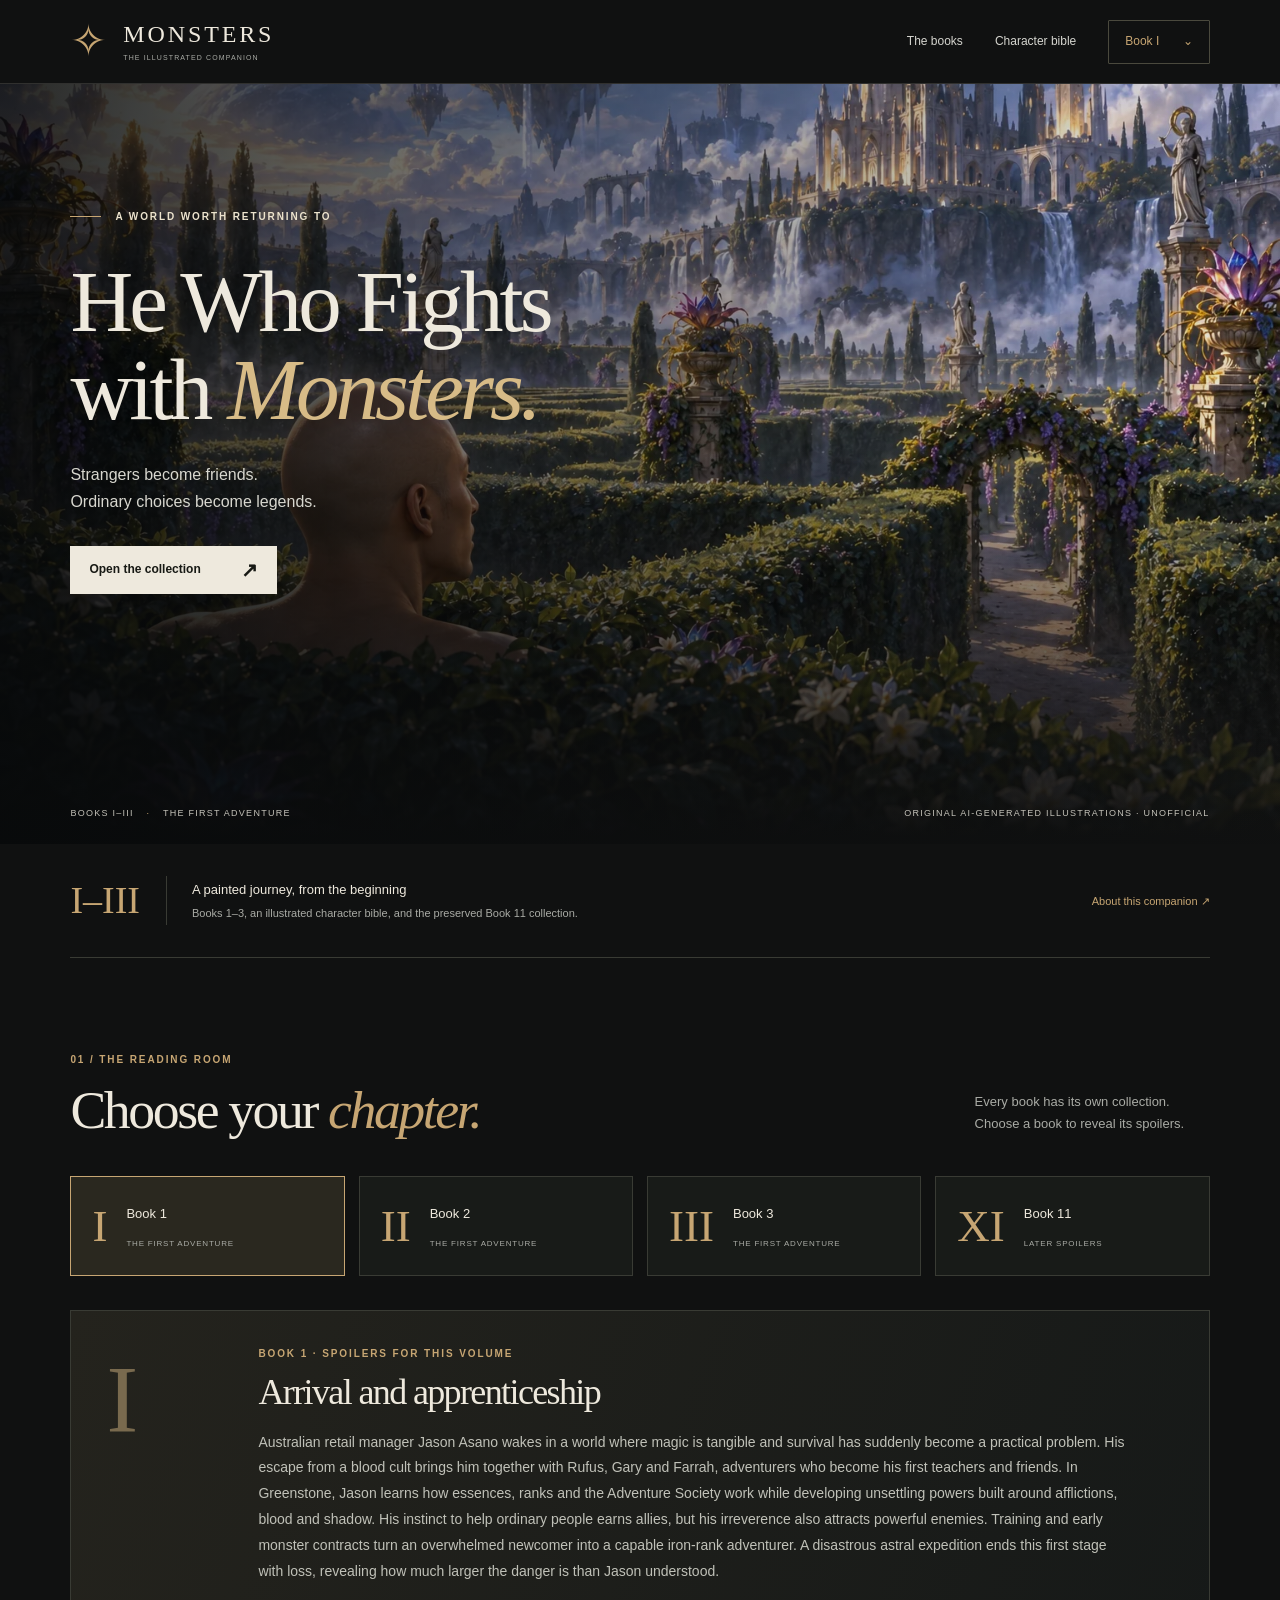
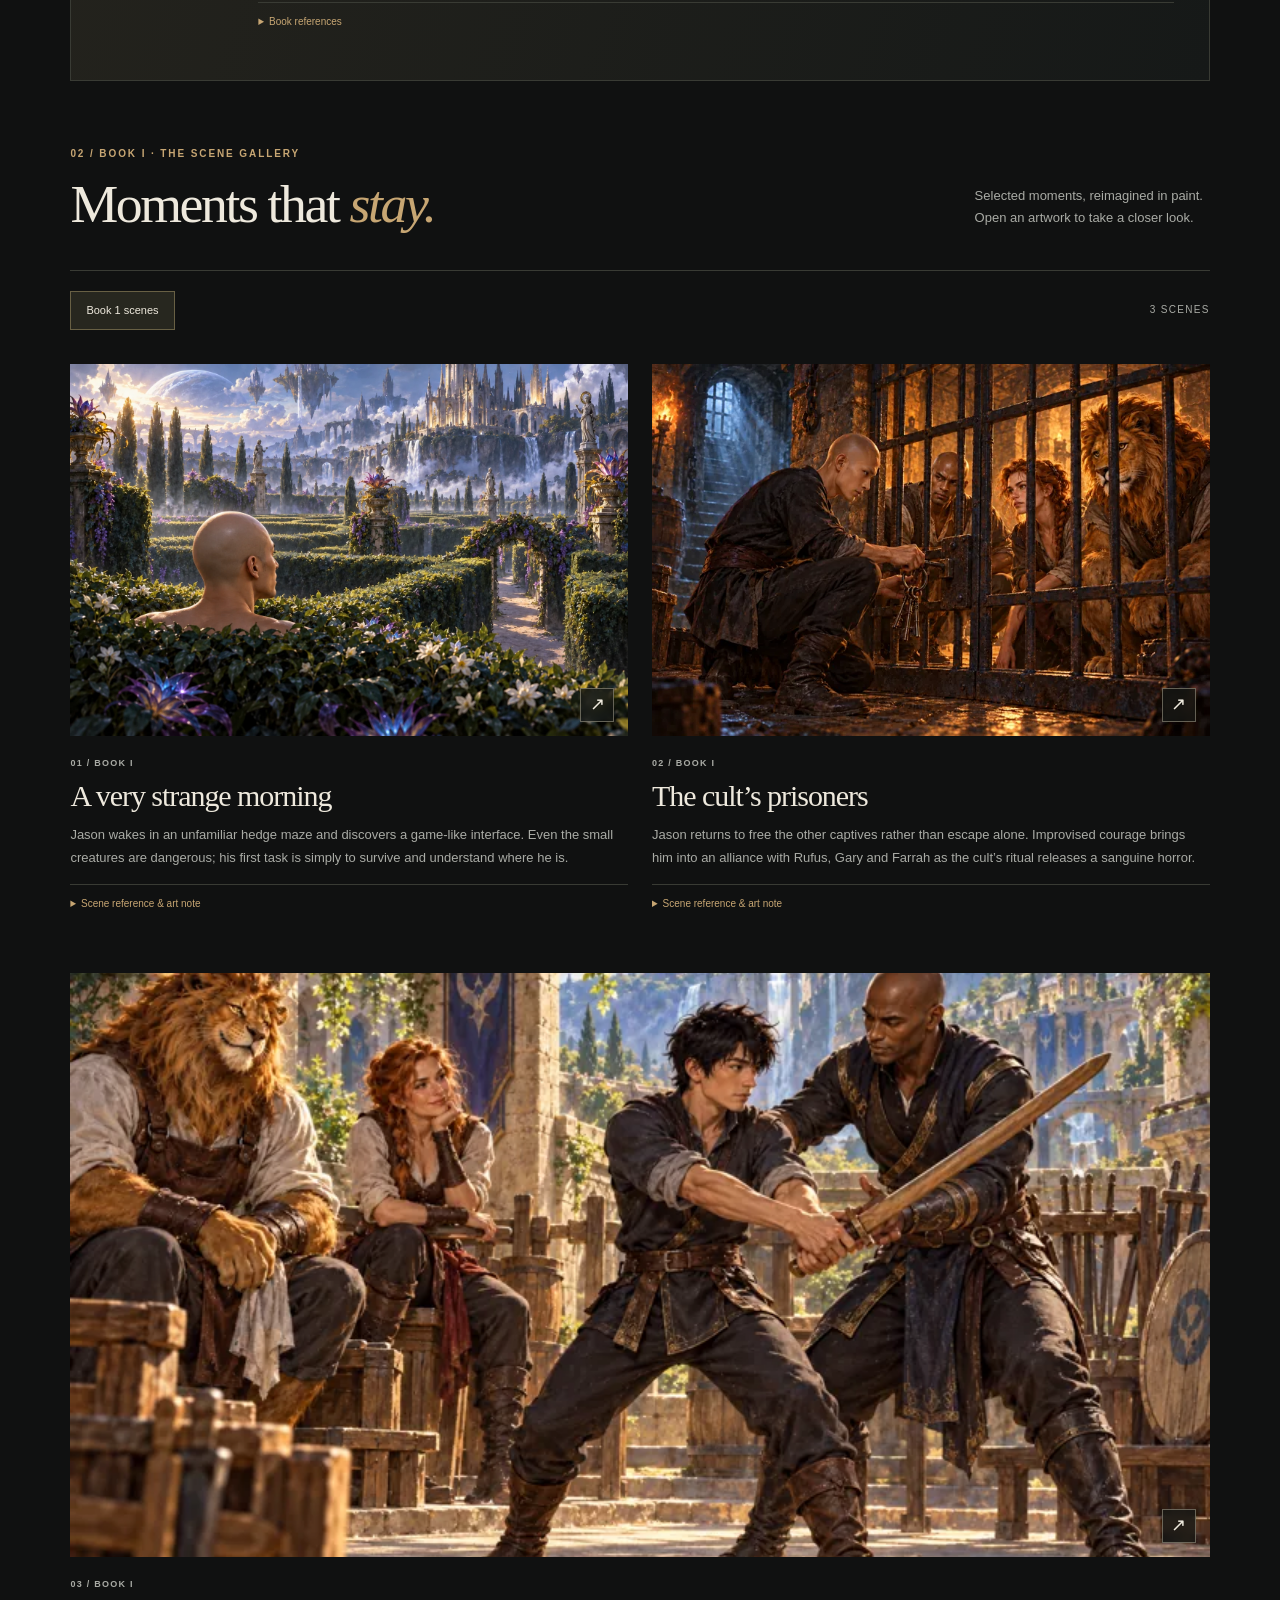
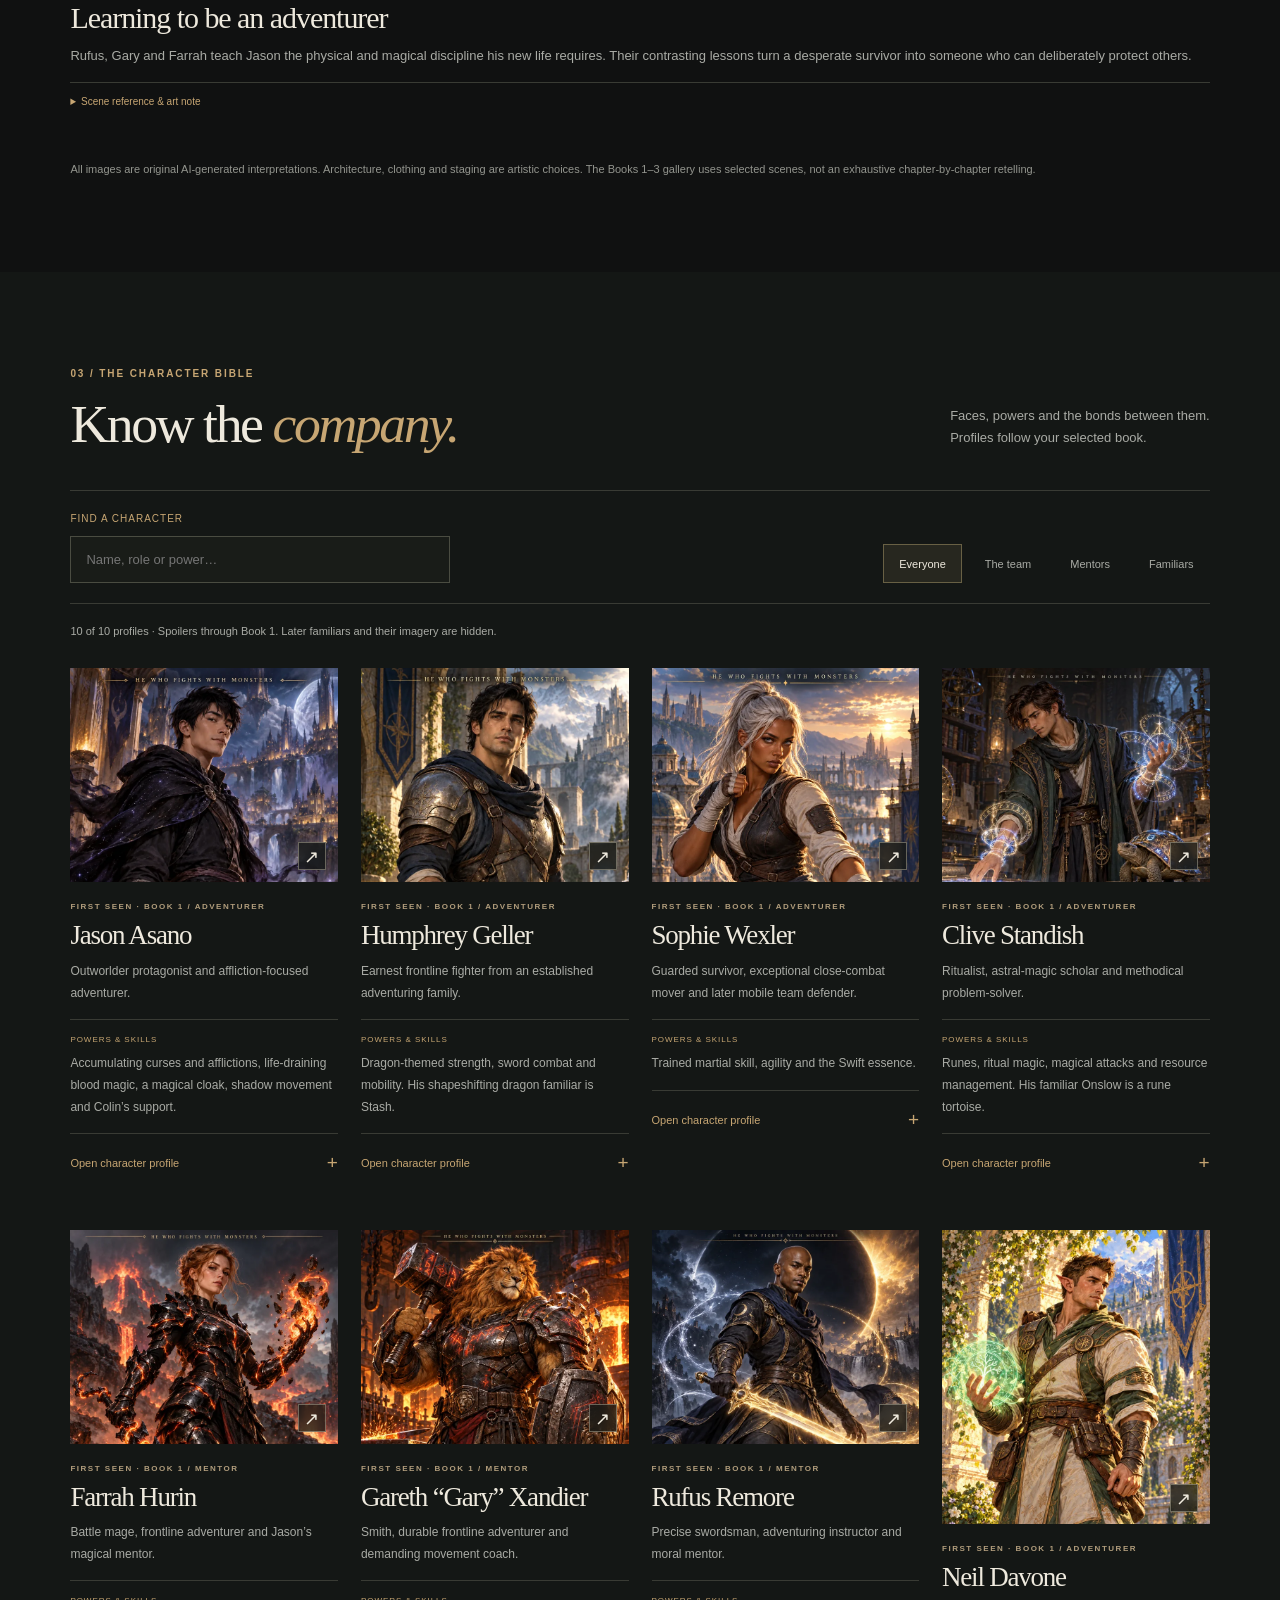
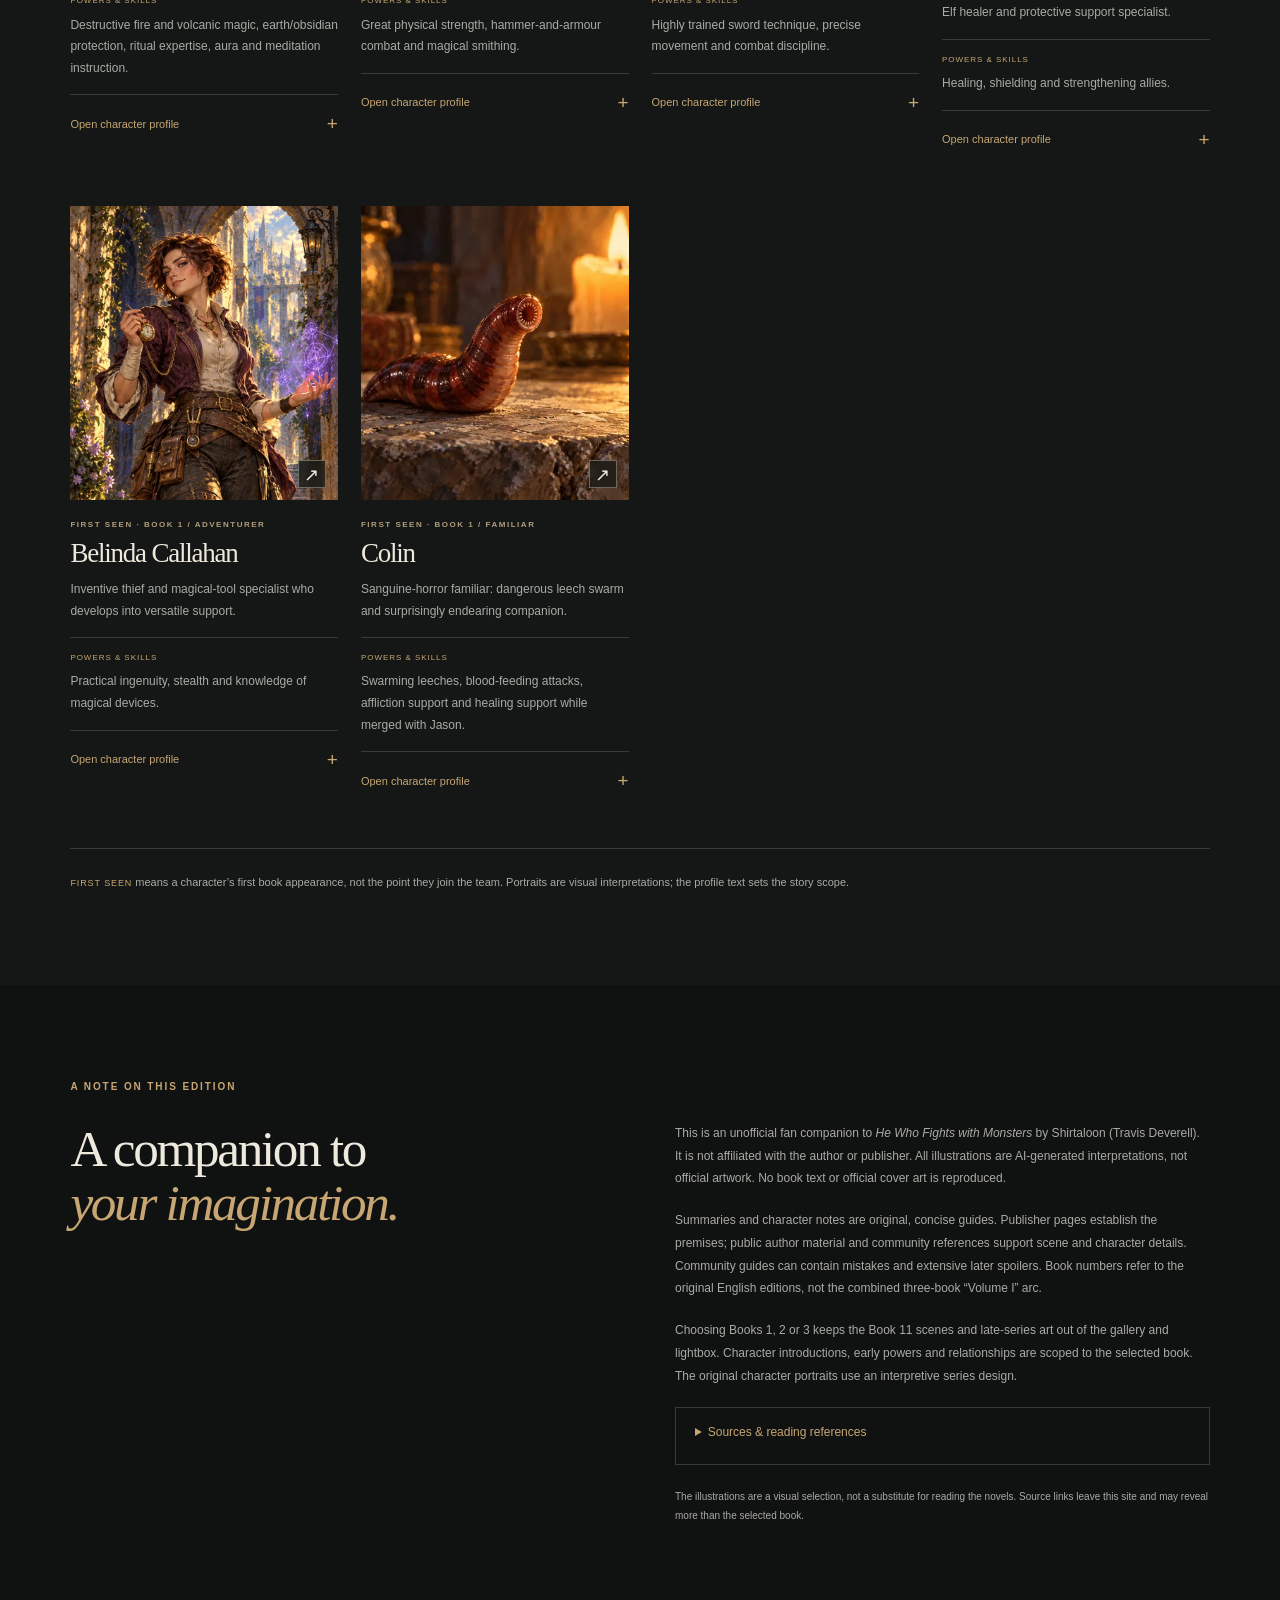
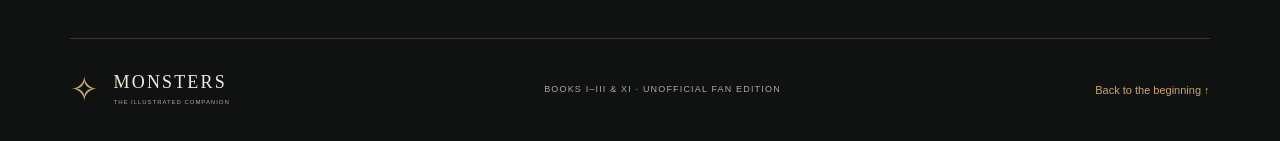
<file: monsters/index.html>
<!DOCTYPE html>
<html lang="en">
<head>
<meta charset="UTF-8"><meta name="viewport" content="width=device-width,initial-scale=1,viewport-fit=cover"><meta name="theme-color" content="#101111">
<meta name="description" content="An unofficial illustrated companion to He Who Fights with Monsters: Books 1–3, the Book 11 collection, and a spoiler-aware character bible.">
<title>He Who Fights with Monsters · Illustrated Companion</title>
<link rel="icon" href="favicon.svg" type="image/svg+xml"><link rel="stylesheet" href="style.css"><link rel="preload" as="image" href="assets/b1-maze.webp">
<script src="data.js" defer></script><script src="app.js" defer></script>
</head><body>
<a class="skip" href="#books">Skip to the collection</a>
<header class="site-header"><a href="#top" class="brand" aria-label="Monsters companion, home"><span class="sigil" aria-hidden="true">✧</span><span>MONSTERS<span class="brand-sub">THE ILLUSTRATED COMPANION</span></span></a><nav aria-label="Main navigation"><a href="#books">The books</a><a href="#characters">Character bible</a><button class="book-button" id="open-books">Book I <span aria-hidden="true">⌄</span></button></nav></header>
<main id="top">
<section class="hero" aria-labelledby="hero-title"><img class="hero-art" id="hero-art" src="assets/b1-maze.webp" alt="Jason finds himself in an unfamiliar hedge maze." width="1536" height="1024" fetchpriority="high"><div class="hero-shade"></div><div class="hero-content"><p class="eyebrow"><span class="gold-line"></span>A WORLD WORTH RETURNING TO</p><h1 id="hero-title">He Who Fights<br>with <em>Monsters.</em></h1><p class="hero-copy">Strangers become friends.<br>Ordinary choices become legends.</p><a class="primary-link" href="#books">Open the collection <span aria-hidden="true">↗</span></a></div><div class="hero-foot"><span>BOOKS I–III <span class="dot-separator">·</span> THE FIRST ADVENTURE</span><span>Original AI-generated illustrations · Unofficial</span></div></section>
<div class="edition-bar"><span class="edition-mark">I–III</span><div><strong>A painted journey, from the beginning</strong><span>Books 1–3, an illustrated character bible, and the preserved Book 11 collection.</span></div><a href="#about">About this companion ↗</a></div>
<section id="books" class="section books-section" aria-labelledby="books-heading"><div class="section-heading"><div><p class="eyebrow">01 / THE READING ROOM</p><h2 id="books-heading">Choose your <em>chapter.</em></h2></div><p>Every book has its own collection.<br>Choose a book to reveal its spoilers.</p></div><div id="book-tabs" class="book-tabs" role="group" aria-label="Choose a book"></div><div id="book-intro" class="book-intro" aria-live="polite"></div></section>
<section id="scenes" class="section scene-section" aria-labelledby="scenes-title"><div class="section-heading"><div><p class="eyebrow" id="scene-eyebrow">02 / BOOK I · THE SCENE GALLERY</p><h2 id="scenes-title">Moments that <em>stay.</em></h2></div><p>Selected moments, reimagined in paint.<br>Open an artwork to take a closer look.</p></div><div class="gallery-toolbar"><div class="filters" id="scene-filters" role="group" aria-label="Filter scenes"></div><span id="scene-count" aria-live="polite"></span></div><div id="scene-grid" class="scene-grid"></div><p class="gallery-note">All images are original AI-generated interpretations. Architecture, clothing and staging are artistic choices. The Books 1–3 gallery uses selected scenes, not an exhaustive chapter-by-chapter retelling.</p></section>
<section id="characters" class="section cast-section" aria-labelledby="cast-title"><div class="section-heading"><div><p class="eyebrow">03 / THE CHARACTER BIBLE</p><h2 id="cast-title">Know the <em>company.</em></h2></div><p>Faces, powers and the bonds between them.<br>Profiles follow your selected book.</p></div><div class="bible-toolbar"><label for="character-search">Find a character<input id="character-search" type="search" placeholder="Name, role or power…" autocomplete="off"></label><div class="filters" id="character-filters" role="group" aria-label="Filter characters"><button data-cast-filter="all" aria-pressed="true">Everyone</button><button data-cast-filter="team" aria-pressed="false">The team</button><button data-cast-filter="mentor" aria-pressed="false">Mentors</button><button data-cast-filter="familiar" aria-pressed="false">Familiars</button></div></div><p class="bible-note" id="bible-scope"></p><div id="character-grid" class="character-grid"></div><p id="character-empty" hidden>No characters match. Try another name or filter.</p><div class="bible-key"><span>FIRST SEEN</span> means a character’s first book appearance, not the point they join the team. Portraits are visual interpretations; the profile text sets the story scope.</div></section>
<section id="later-collection" hidden><div class="interlude"><img src="assets/void-eyes.webp" alt="Silver and gold eddies in the darkness of Jason’s hood." width="1024" height="1536" loading="lazy"><div class="interlude-copy"><p class="eyebrow">BOOK XI / A PORTRAIT OF POWER</p><h2>Silver. Gold.<br><em>And the void.</em></h2><p>A close-up study of Jason’s otherworldly gaze, with living darkness and a cloak full of stars.</p><button class="text-link" data-art="void-eyes">Open the artwork ↗</button><span class="small-note">Interpretive artwork · no specific chapter assigned</span></div></div><section id="art-studies" class="section studies-section" aria-labelledby="studies-title"><div class="section-heading"><div><p class="eyebrow">THE ORIGINAL ART COLLECTION</p><h2 id="studies-title">Beyond the <em>chapter.</em></h2></div><p>The original Book Eleven studies,<br>including the illustrated familiar dossier.</p></div><div id="studies-grid" class="studies-grid"></div></section></section>
<section id="about" class="section about-section" aria-labelledby="about-title"><p class="eyebrow">A NOTE ON THIS EDITION</p><div><h2 id="about-title">A companion to<br><em>your imagination.</em></h2><div class="about-copy"><p>This is an unofficial fan companion to <cite>He Who Fights with Monsters</cite> by Shirtaloon (Travis Deverell). It is not affiliated with the author or publisher. All illustrations are AI-generated interpretations, not official artwork. No book text or official cover art is reproduced.</p><p>Summaries and character notes are original, concise guides. Publisher pages establish the premises; public author material and community references support scene and character details. Community guides can contain mistakes and extensive later spoilers. Book numbers refer to the original English editions, not the combined three-book “Volume I” arc.</p><p>Choosing Books 1, 2 or 3 keeps the Book 11 scenes and late-series art out of the gallery and lightbox. Character introductions, early powers and relationships are scoped to the selected book. The original character portraits use an interpretive series design.</p><details class="source-details"><summary>Sources & reading references</summary><div id="source-list"></div></details><p class="small-note">The illustrations are a visual selection, not a substitute for reading the novels. Source links leave this site and may reveal more than the selected book.</p></div></div></section>
</main><footer><a href="#top" class="brand"><span class="sigil" aria-hidden="true">✧</span><span>MONSTERS<span class="brand-sub">THE ILLUSTRATED COMPANION</span></span></a><p>BOOKS I–III & XI · UNOFFICIAL FAN EDITION</p><a href="#top">Back to the beginning ↑</a></footer>
<dialog id="books-dialog" class="books-dialog" aria-labelledby="books-title"><button class="icon-button close-books" aria-label="Close book selector">×</button><p class="eyebrow">THE BOOKSHELF</p><h2 id="books-title">One world.<br><em>Many chapters.</em></h2><p>Books 1–3 are ready. Book 11 opens only after its spoiler warning.</p><div id="book-list"></div><p class="small-note">Other volumes are not included in this edition.</p></dialog>
<dialog id="spoiler-dialog" class="books-dialog" aria-labelledby="spoiler-title"><button class="icon-button cancel-spoiler" aria-label="Cancel Book 11">×</button><p class="eyebrow">MAJOR LATER-BOOK SPOILERS</p><h2 id="spoiler-title">Open Book <em>Eleven?</em></h2><p>This collection includes character fates, transformations and the ending of Book 11. Selecting it also unlocks later-series artwork in the lightbox.</p><div class="spoiler-actions"><button id="confirm-spoiler" class="primary-link">Reveal Book 11</button><button class="text-link cancel-spoiler">Stay with the early books</button></div></dialog>
<dialog id="art-dialog" class="art-dialog" aria-labelledby="art-title"><div class="lightbox-top"><span id="art-position"></span><button class="icon-button close-art" aria-label="Close artwork">×</button></div><div class="lightbox-stage"><button id="prev-art" class="icon-button" aria-label="Previous artwork">‹</button><img id="lightbox-image" alt=""><button id="next-art" class="icon-button" aria-label="Next artwork">›</button></div><div class="lightbox-caption"><div><p class="eyebrow" id="art-kicker"></p><h2 id="art-title"></h2><p id="art-description"></p><p id="art-powers"></p><p class="small-note" id="art-note"></p></div><a id="open-image" class="text-link" target="_blank" rel="noopener">Open image ↗</a></div></dialog>
<noscript><p class="no-script">This illustrated collection needs JavaScript for the book selector and galleries. Please enable JavaScript to explore it.</p></noscript>
</body></html>
</file>
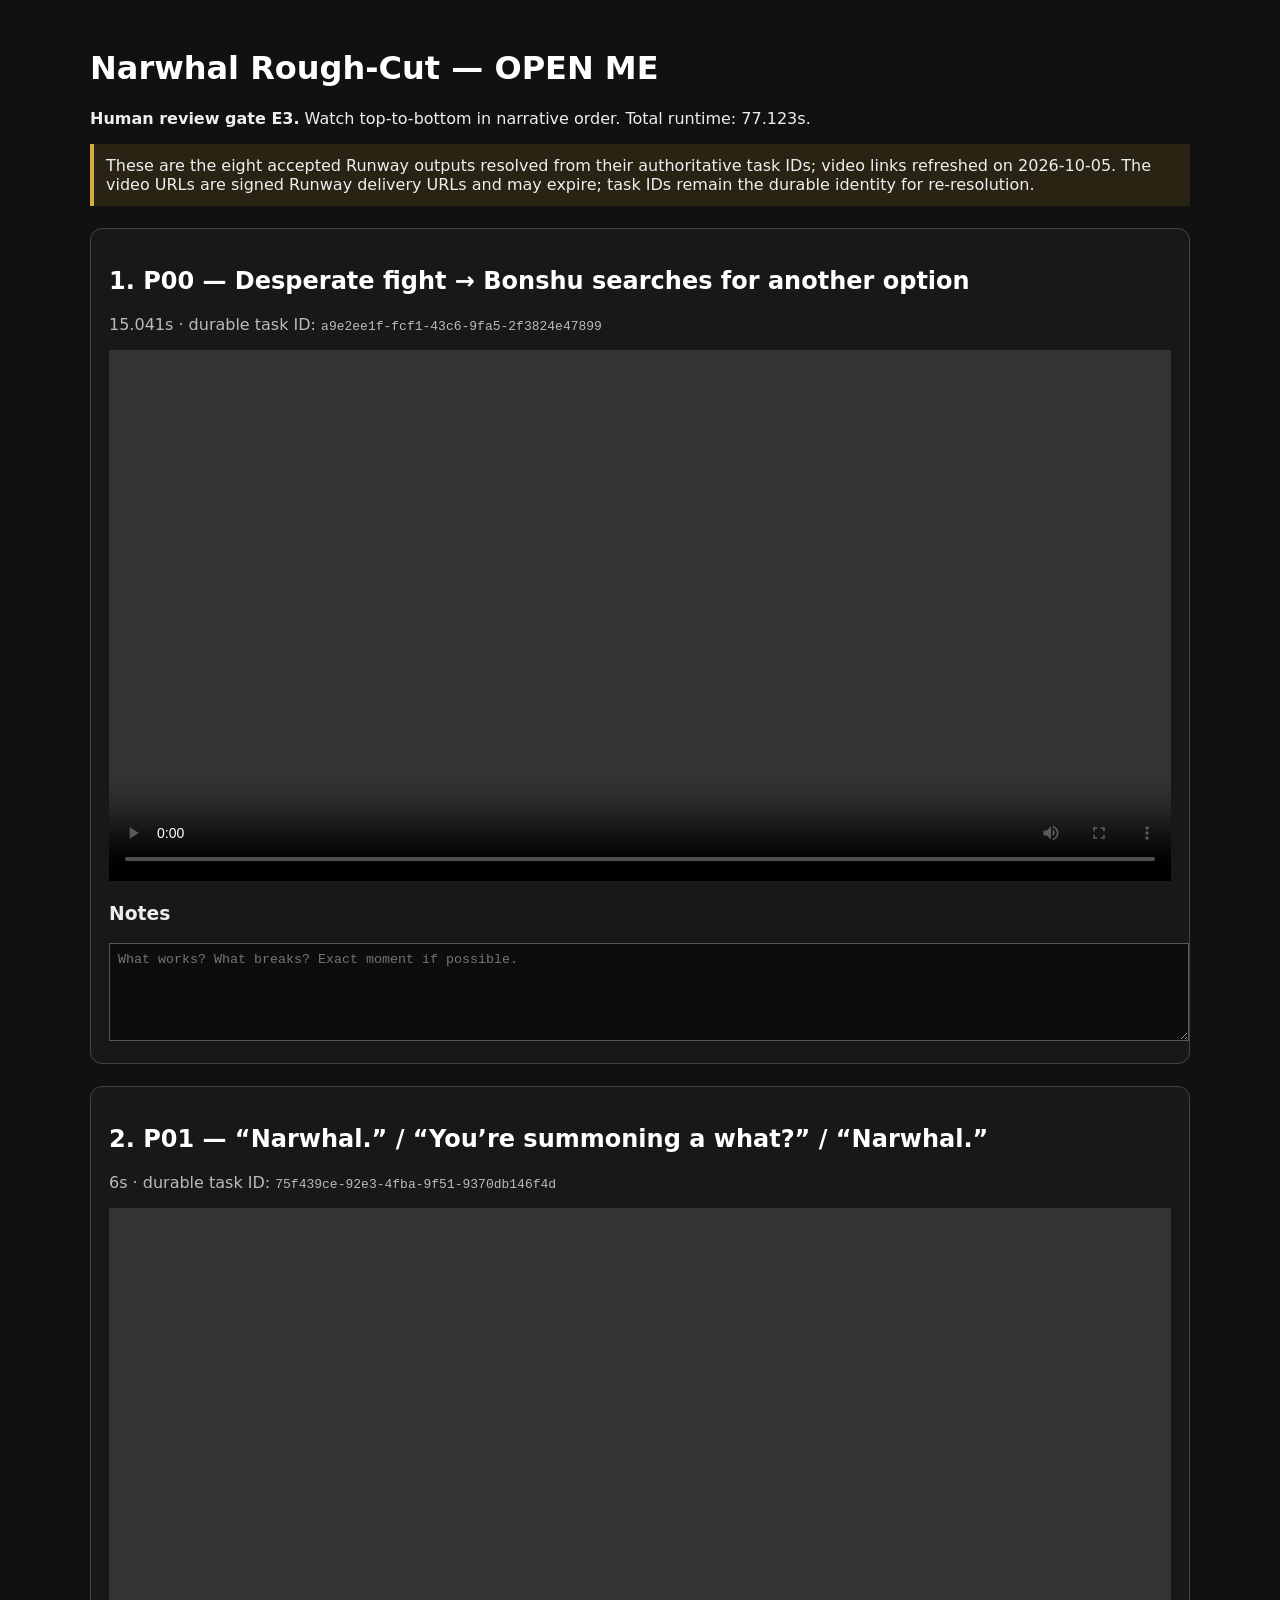
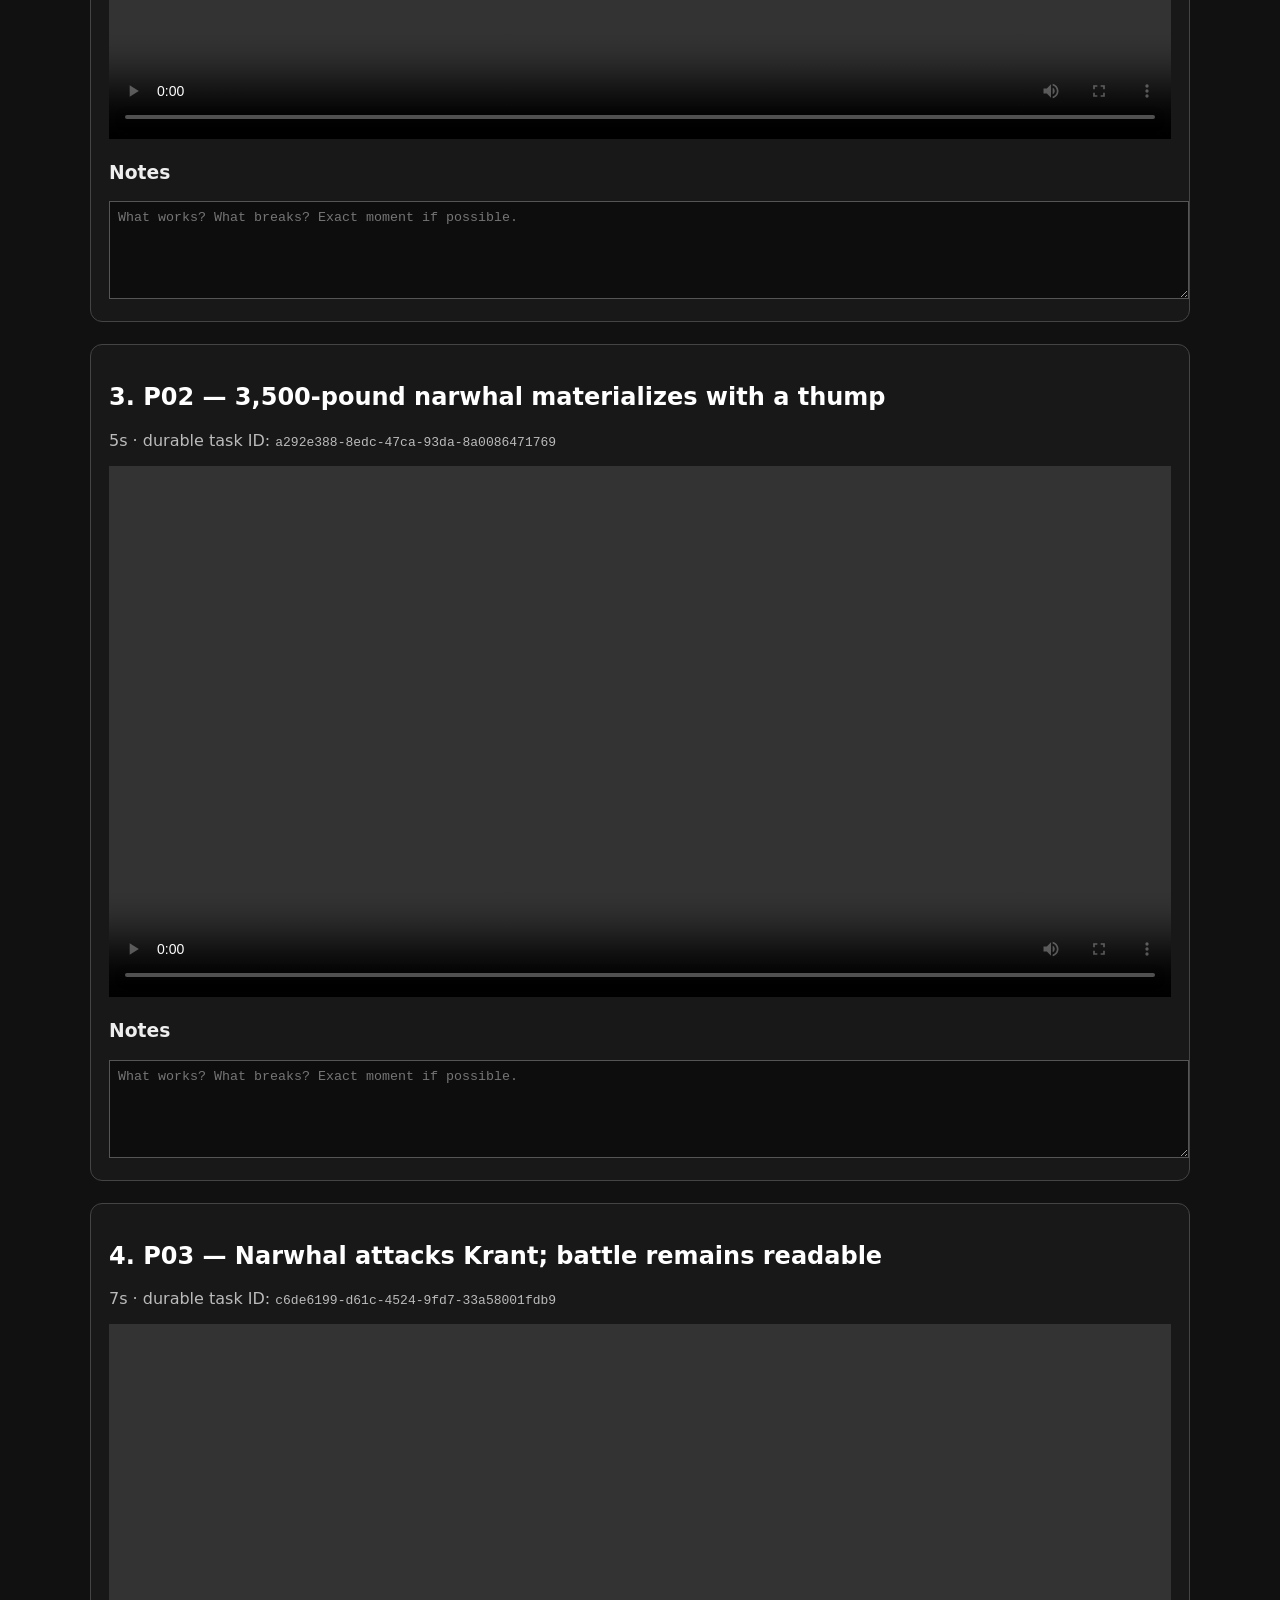
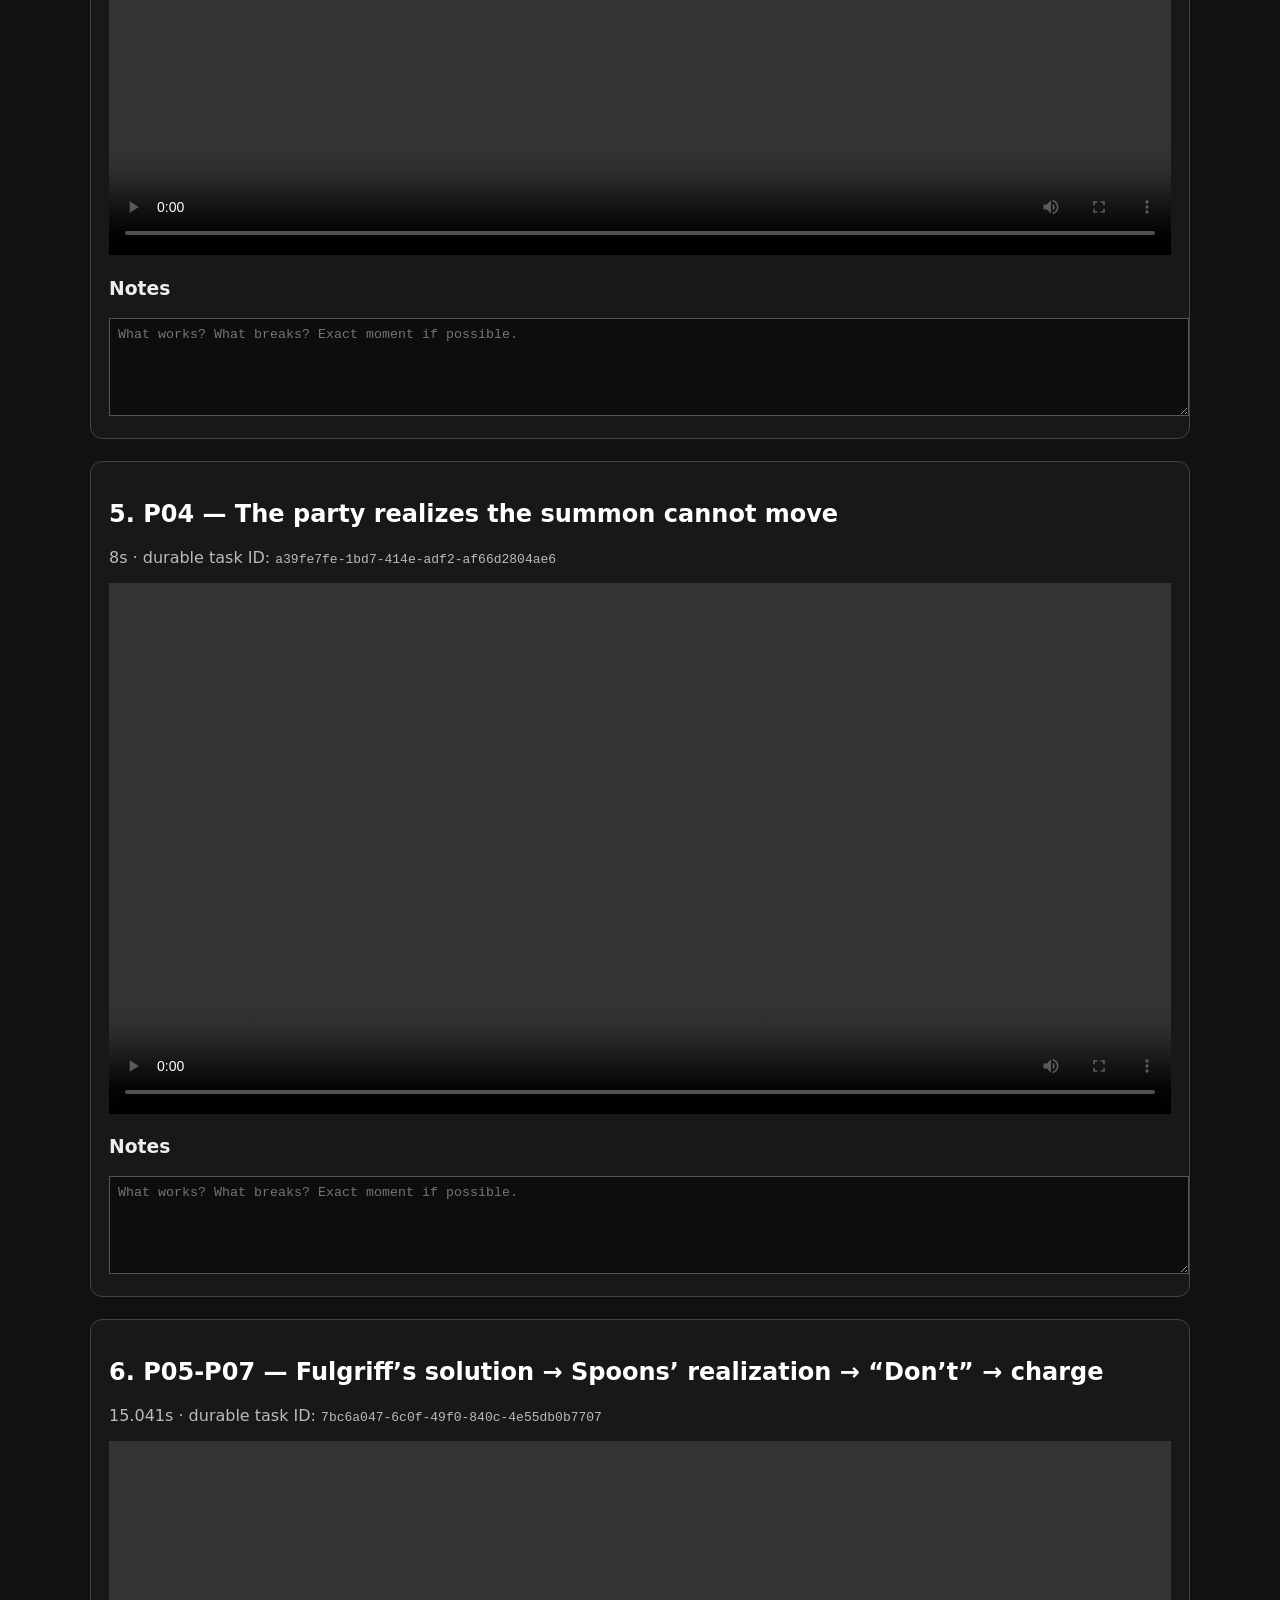
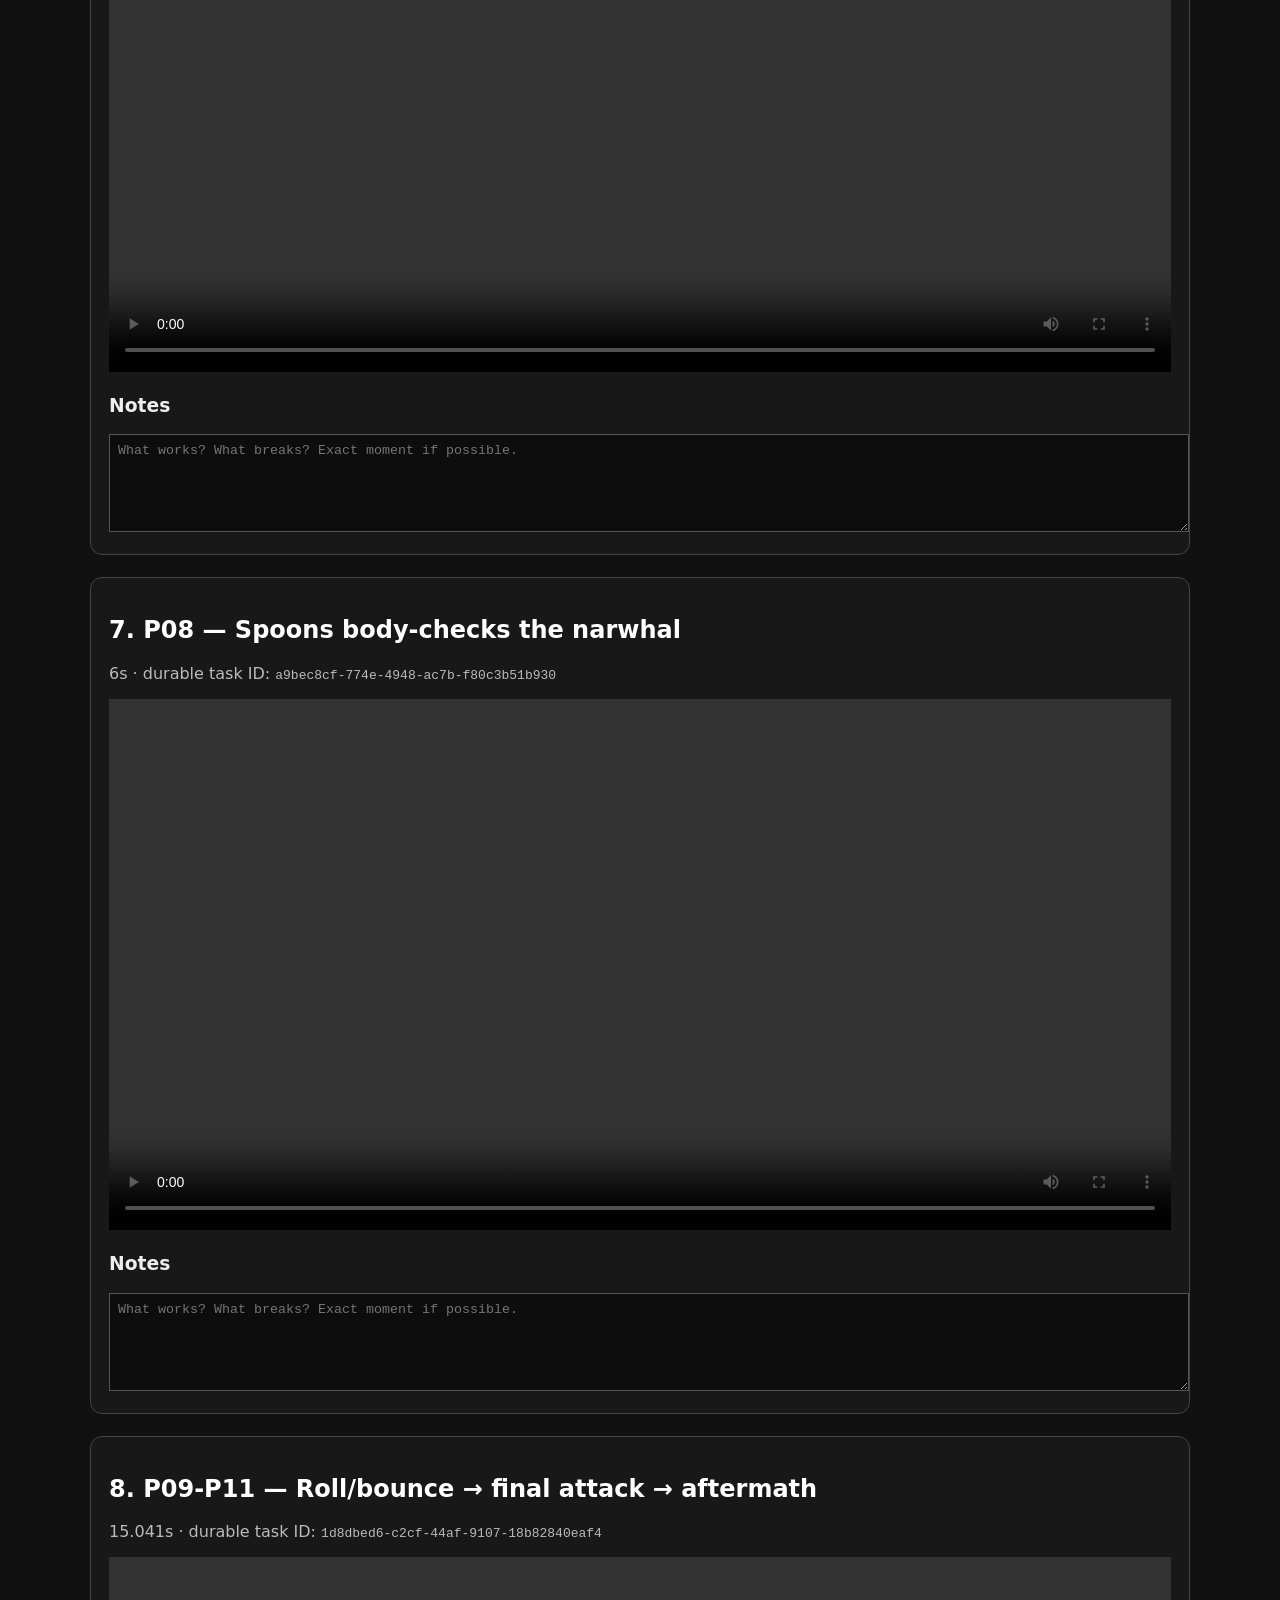
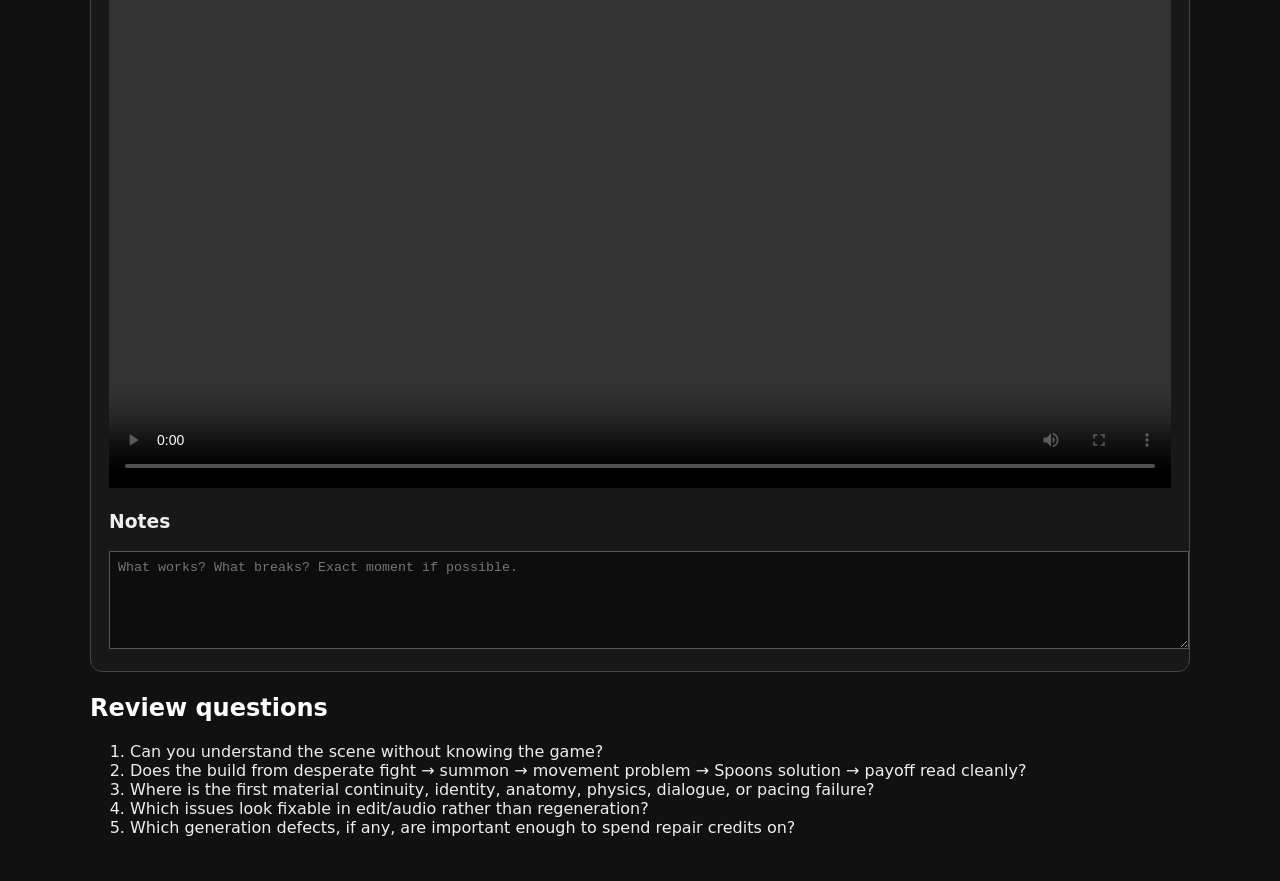
<file: OPEN_ME_NARWHAL_REVIEW.html>
<!doctype html><html><head><meta charset="utf-8"><title>Narwhal Review Station</title><style>body{font-family:system-ui;background:#111;color:#eee;max-width:1100px;margin:auto;padding:28px}section{border:1px solid #444;border-radius:12px;padding:18px;margin:22px 0;background:#181818}video{width:100%;max-height:620px;background:#000}h1,h2{color:#fff}.meta{color:#bbb}.note{padding:12px;background:#292313;border-left:4px solid #d7aa42}textarea{width:100%;min-height:80px;background:#0d0d0d;color:#eee;border:1px solid #555;padding:8px}</style></head><body><h1>Narwhal Rough-Cut — OPEN ME</h1><p><b>Human review gate E3.</b> Watch top-to-bottom in narrative order. Total runtime: 77.123s.</p><p class="note">These are the eight accepted Runway outputs resolved from their authoritative task IDs; video links refreshed on 2026-10-05. The video URLs are signed Runway delivery URLs and may expire; task IDs remain the durable identity for re-resolution.</p>
<section><h2>1. P00 — Desperate fight → Bonshu searches for another option</h2><p class="meta">15.041s · durable task ID: <code>a9e2ee1f-fcf1-43c6-9fa5-2f3824e47899</code></p><video controls preload="metadata" src="https://dnznrvs05pmza.cloudfront.net/kling-3-0-standard/934829309913595937/untitled.mp4?_jwt=eyJhbGciOiJIUzI1NiIsInR5cCI6IkpXVCJ9.eyJrZXlIYXNoIjoiOTgxZGQ1YmE3ZGIzNmI3ZSIsImJ1Y2tldCI6InJ1bndheS10YXNrLWFydGlmYWN0cyIsInN0YWdlIjoicHJvZCIsImV4cCI6MTc5MTM0MDA5MH0.C3ZqEZgXAWSsVliKoYG6S7AR0ClJtZjZ8J39LYeNX-g"></video><h3>Notes</h3><textarea placeholder="What works? What breaks? Exact moment if possible."></textarea></section><section><h2>2. P01 — “Narwhal.” / “You’re summoning a what?” / “Narwhal.”</h2><p class="meta">6s · durable task ID: <code>75f439ce-92e3-4fba-9f51-9370db146f4d</code></p><video controls preload="metadata" src="https://dnznrvs05pmza.cloudfront.net/veo3.1/projects/vertex-ai-claude-431722/locations/us-central1/publishers/google/models/veo-3.1-generate-001/operations/e954a254-964a-4c28-bb91-aae6ec9ce66f/Animate_this_exact_two_shot_in_the_same_dark_fantasy_dungeon.mp4?_jwt=eyJhbGciOiJIUzI1NiIsInR5cCI6IkpXVCJ9.eyJrZXlIYXNoIjoiNTE3ZGQ0OGQwMWZmYmY0ZCIsImJ1Y2tldCI6InJ1bndheS10YXNrLWFydGlmYWN0cyIsInN0YWdlIjoicHJvZCIsImV4cCI6MTc5MTMzODUwOX0.uXY0DWb38iDZv_B66zboudYaUNhLA7FmHNd6h4N8zUw"></video><h3>Notes</h3><textarea placeholder="What works? What breaks? Exact moment if possible."></textarea></section><section><h2>3. P02 — 3,500-pound narwhal materializes with a thump</h2><p class="meta">5s · durable task ID: <code>a292e388-8edc-47ca-93da-8a0086471769</code></p><video controls preload="metadata" src="https://dnznrvs05pmza.cloudfront.net/seedance_2/cgt-20261002103654-qwvb5/Animate_the_exact_same_dungeon_moment_from_the_starting_frame_to_the_ending_frame_over_five_seconds_.mp4?_jwt=eyJhbGciOiJIUzI1NiIsInR5cCI6IkpXVCJ9.eyJrZXlIYXNoIjoiOWU4N2I3ZGQ3ZTFlNzU1NSIsImJ1Y2tldCI6InJ1bndheS10YXNrLWFydGlmYWN0cyIsInN0YWdlIjoicHJvZCIsImV4cCI6MTc5MTM3NDU1N30.Owima_YZvK-N5zHTZiPmMNTZDQV4JmbqJXSRn0kmG6Q"></video><h3>Notes</h3><textarea placeholder="What works? What breaks? Exact moment if possible."></textarea></section><section><h2>4. P03 — Narwhal attacks Krant; battle remains readable</h2><p class="meta">7s · durable task ID: <code>c6de6199-d61c-4524-9fd7-33a58001fdb9</code></p><video controls preload="metadata" src="https://dnznrvs05pmza.cloudfront.net/seedance_2/cgt-20261002081914-hrf5v/Animate_the_exact_dark_fantasy_combat_scene_from_the_starting_storyboard_without_changing_character_.mp4?_jwt=eyJhbGciOiJIUzI1NiIsInR5cCI6IkpXVCJ9.eyJrZXlIYXNoIjoiYjZkZTFiZjNhZGNkNDZkZSIsImJ1Y2tldCI6InJ1bndheS10YXNrLWFydGlmYWN0cyIsInN0YWdlIjoicHJvZCIsImV4cCI6MTc5MTM2MzA1OX0.SdFQcyn7DnxXMobkGRG2GeCFBaaV8nqGeb4iaKkfl8Y"></video><h3>Notes</h3><textarea placeholder="What works? What breaks? Exact moment if possible."></textarea></section><section><h2>5. P04 — The party realizes the summon cannot move</h2><p class="meta">8s · durable task ID: <code>a39fe7fe-1bd7-414e-adf2-af66d2804ae6</code></p><video controls preload="metadata" src="https://dnznrvs05pmza.cloudfront.net/veo3.1/projects/vertex-ai-claude-431722/locations/us-central1/publishers/google/models/veo-3.1-generate-001/operations/c9f0081a-0908-4f2d-b891-2cd6aa0d80f9/Animate_this_exact_medium_three_shot_in_the_same_candlelit_d.mp4?_jwt=eyJhbGciOiJIUzI1NiIsInR5cCI6IkpXVCJ9.eyJrZXlIYXNoIjoiMjcyYWVhOTIyNmUxNWRmZCIsImJ1Y2tldCI6InJ1bndheS10YXNrLWFydGlmYWN0cyIsInN0YWdlIjoicHJvZCIsImV4cCI6MTc5MTM4MzE4Nn0.NAkYKHF7g5F-YwVPjZV8UvTiykYv1vKl2v9MoUirBvc"></video><h3>Notes</h3><textarea placeholder="What works? What breaks? Exact moment if possible."></textarea></section><section><h2>6. P05-P07 — Fulgriff’s solution → Spoons’ realization → “Don’t” → charge</h2><p class="meta">15.041s · durable task ID: <code>7bc6a047-6c0f-49f0-840c-4e55db0b7707</code></p><video controls preload="metadata" src="https://dnznrvs05pmza.cloudfront.net/kling-3-0-standard/934828897572233226/untitled.mp4?_jwt=eyJhbGciOiJIUzI1NiIsInR5cCI6IkpXVCJ9.eyJrZXlIYXNoIjoiMjEwYWU5NmJlYzQ1MmMyMiIsImJ1Y2tldCI6InJ1bndheS10YXNrLWFydGlmYWN0cyIsInN0YWdlIjoicHJvZCIsImV4cCI6MTc5MTM1MjA0M30.O1OQ-1lYbp51kTmGtFReRPGlJxg7SRVUjqoTQyZgK2s"></video><h3>Notes</h3><textarea placeholder="What works? What breaks? Exact moment if possible."></textarea></section><section><h2>7. P08 — Spoons body-checks the narwhal</h2><p class="meta">6s · durable task ID: <code>a9bec8cf-774e-4948-ac7b-f80c3b51b930</code></p><video controls preload="metadata" src="https://dnznrvs05pmza.cloudfront.net/seedance_2/cgt-20261002082849-48zrs/Continue_the_exact_established_dark_fantasy_dungeon_scene_from_this_storyboard_frame__Spoons_charges.mp4?_jwt=eyJhbGciOiJIUzI1NiIsInR5cCI6IkpXVCJ9.eyJrZXlIYXNoIjoiYTFkYzI5ZTRjMzliYTUwNiIsImJ1Y2tldCI6InJ1bndheS10YXNrLWFydGlmYWN0cyIsInN0YWdlIjoicHJvZCIsImV4cCI6MTc5MTMzOTYyMH0.MlVe12YU5-JliqfcIfNzD1AeyTqXhUMkgXV4TUNZIFE"></video><h3>Notes</h3><textarea placeholder="What works? What breaks? Exact moment if possible."></textarea></section><section><h2>8. P09-P11 — Roll/bounce → final attack → aftermath</h2><p class="meta">15.041s · durable task ID: <code>1d8dbed6-c2cf-44af-9107-18b82840eaf4</code></p><video controls preload="metadata" src="https://dnznrvs05pmza.cloudfront.net/kling-3-0-standard/934829338418741300/untitled.mp4?_jwt=eyJhbGciOiJIUzI1NiIsInR5cCI6IkpXVCJ9.eyJrZXlIYXNoIjoiMTFiYjA1ZmE1OTU3ZDhlYiIsImJ1Y2tldCI6InJ1bndheS10YXNrLWFydGlmYWN0cyIsInN0YWdlIjoicHJvZCIsImV4cCI6MTc5MTMyNTQzNH0.qHJ9gO3SKXJfj8efA5Bli_BGczXX4MM1v11pkE7APTk"></video><h3>Notes</h3><textarea placeholder="What works? What breaks? Exact moment if possible."></textarea></section>
<h2>Review questions</h2><ol><li>Can you understand the scene without knowing the game?</li><li>Does the build from desperate fight → summon → movement problem → Spoons solution → payoff read cleanly?</li><li>Where is the first material continuity, identity, anatomy, physics, dialogue, or pacing failure?</li><li>Which issues look fixable in edit/audio rather than regeneration?</li><li>Which generation defects, if any, are important enough to spend repair credits on?</li></ol></body></html>
</file>
<file: exterminatus-v1.1/assets/index-BQzFDhrm.css>
@font-face{font-family:Silkscreen;font-style:normal;font-display:swap;font-weight:400;src:url(./silkscreen-latin-ext-400-normal-2T9bWrxp.woff2)format("woff2"),url(./silkscreen-latin-ext-400-normal-Drdn_BEM.woff)format("woff");unicode-range:U+100-2BA,U+2BD-2C5,U+2C7-2CC,U+2CE-2D7,U+2DD-2FF,U+304,U+308,U+329,U+1D00-1DBF,U+1E00-1E9F,U+1EF2-1EFF,U+2020,U+20A0-20AB,U+20AD-20C0,U+2113,U+2C60-2C7F,U+A720-A7FF}@font-face{font-family:Silkscreen;font-style:normal;font-display:swap;font-weight:400;src:url(./silkscreen-latin-400-normal-CtPo2yA5.woff2)format("woff2"),url(./silkscreen-latin-400-normal-D0DfPJut.woff)format("woff");unicode-range:U+??,U+131,U+152-153,U+2BB-2BC,U+2C6,U+2DA,U+2DC,U+304,U+308,U+329,U+2000-206F,U+20AC,U+2122,U+2191,U+2193,U+2212,U+2215,U+FEFF,U+FFFD}@font-face{font-family:VT323;font-style:normal;font-display:swap;font-weight:400;src:url(./vt323-vietnamese-400-normal-D0VnvwZ9.woff2)format("woff2"),url(./vt323-vietnamese-400-normal-D_5Q7Vcv.woff)format("woff");unicode-range:U+102-103,U+110-111,U+128-129,U+168-169,U+1A0-1A1,U+1AF-1B0,U+300-301,U+303-304,U+308-309,U+323,U+329,U+1EA0-1EF9,U+20AB}@font-face{font-family:VT323;font-style:normal;font-display:swap;font-weight:400;src:url(./vt323-latin-ext-400-normal-iUdYUaX4.woff2)format("woff2"),url(./vt323-latin-ext-400-normal-DqOq58ri.woff)format("woff");unicode-range:U+100-2BA,U+2BD-2C5,U+2C7-2CC,U+2CE-2D7,U+2DD-2FF,U+304,U+308,U+329,U+1D00-1DBF,U+1E00-1E9F,U+1EF2-1EFF,U+2020,U+20A0-20AB,U+20AD-20C0,U+2113,U+2C60-2C7F,U+A720-A7FF}@font-face{font-family:VT323;font-style:normal;font-display:swap;font-weight:400;src:url(./vt323-latin-400-normal-wDgJuOC9.woff2)format("woff2"),url(./vt323-latin-400-normal-Dqn9ZSPj.woff)format("woff");unicode-range:U+??,U+131,U+152-153,U+2BB-2BC,U+2C6,U+2DA,U+2DC,U+304,U+308,U+329,U+2000-206F,U+20AC,U+2122,U+2191,U+2193,U+2212,U+2215,U+FEFF,U+FFFD}:root{--bg:#0b0908;--panel:#15100d;--panel2:#1d1612;--line:#4a3a26;--gold:#e8c060;--gold2:#a07a30;--red:#b02418;--text:#e8dcc8;--dim:#8a7c68;--good:#80ffb0;--blue:#80c0ff;--hfont:"Silkscreen", monospace;--bfont:"VT323", monospace}*{box-sizing:border-box}html,body{height:100%;color:var(--text);font-family:var(--bfont);-webkit-user-select:none;user-select:none;touch-action:none;background:#000;margin:0;font-size:20px;overflow:hidden}canvas#game{image-rendering:pixelated;image-rendering:crisp-edges;position:fixed;top:0;left:0}#ui{pointer-events:none;position:fixed;inset:0}#ui>*{pointer-events:auto}.hidden{display:none!important}button{font-family:var(--hfont);color:var(--text)}.screen{flex-direction:column;display:flex;position:absolute;inset:0}.screen.overlay{-webkit-backdrop-filter:blur(1px);backdrop-filter:blur(1px);background:#050302b8}.screen.solid{background:radial-gradient(at 50% 30%,#1e1410 0%,#0b0807 60%,#050403 100%)}h1,h2,h3{font-family:var(--hfont);letter-spacing:1px;margin:0;font-weight:400}.title-logo{font-family:var(--hfont);color:var(--gold);text-shadow:0 4px #5a2a08,0 0 30px #ff782873,0 0 2px #000;letter-spacing:4px;text-align:center;font-size:clamp(40px,8vw,104px)}.subtitle{font-family:var(--hfont);color:var(--dim);text-align:center;letter-spacing:3px;font-size:14px}.menu{flex-direction:column;align-items:stretch;gap:8px;min-width:300px;display:flex}.btn{border:2px solid var(--line);color:var(--text);cursor:pointer;text-transform:uppercase;letter-spacing:1px;image-rendering:pixelated;background:linear-gradient(#2a1e16,#1a120d);padding:10px 18px;font-size:14px;position:relative;box-shadow:inset 0 0 0 1px #000,0 2px #000}.btn:hover,.btn.focus{border-color:var(--gold);color:#fff;background:linear-gradient(#3a2818,#24180f);box-shadow:inset 0 0 0 1px #000,0 0 12px #e8c06059}.btn.focus:before{content:"▶";color:var(--gold);position:absolute;left:-22px}.btn.primary{border-color:var(--gold2);color:var(--gold)}.btn.danger{border-color:#7a2018}.btn:disabled,.btn.disabled{opacity:.45;cursor:default}.btn.small{padding:6px 10px;font-size:11px}.panel{background:linear-gradient(var(--panel2), var(--panel));border:2px solid var(--line);padding:14px;box-shadow:inset 0 0 0 1px #000,0 6px 24px #0009}.panel h2{color:var(--gold);margin-bottom:8px;font-size:16px}.gold{color:var(--gold)}.dim{color:var(--dim)}.good{color:var(--good)}.bad{color:#ff7060}.blue{color:var(--blue)}.hfont{font-family:var(--hfont);letter-spacing:1px;font-size:12px}.row{align-items:center;gap:10px;display:flex}.col{flex-direction:column;gap:6px;display:flex}.spacer{flex:1}.topbar{border-bottom:2px solid var(--line);background:#0a0705d9;align-items:center;gap:16px;padding:12px 18px;display:flex}.topbar h1{color:var(--gold);font-size:20px}.currency{font-family:var(--hfont);font-size:13px}.currency .req{color:#e8c060}.currency .relic{color:#ff8060}.footer{color:var(--dim);text-align:center;padding:8px 18px;font-size:14px}.bar{background:#000;border:1px solid #3a2a1a;height:8px;position:relative}.bar>i{display:block;position:absolute;top:0;bottom:0;left:0}.galaxy-canvas{image-rendering:pixelated;position:absolute;inset:0}.galaxy-panel{width:min(430px,42vw);max-height:calc(100% - 150px);position:absolute;top:70px;right:18px;overflow-y:auto}.galaxy-panel .pname{font-family:var(--hfont);color:var(--gold);font-size:20px}.inv-row{align-items:center;gap:8px;margin:4px 0;display:flex}.inv-row .fname{width:140px;font-size:18px}.inv-row .bar{flex:1;height:12px}.inv-row .pct{text-align:right;width:44px;font-family:var(--hfont);font-size:12px}.ficon{width:18px;height:18px;image-rendering:pixelated}.mod-chip{border:1px solid var(--line);background:#120d0a;margin:2px;padding:2px 8px;font-size:16px;display:inline-block}.mod-chip b{color:var(--gold);font-weight:400}.galaxy-bottom{background:linear-gradient(#0000,#000000d9);align-items:center;gap:10px;padding:12px 18px;display:flex;position:absolute;bottom:0;left:0;right:0}.diff-pips{color:#ff6040;letter-spacing:2px}.lockmsg{color:var(--dim);font-style:italic}.class-grid{grid-template-columns:repeat(auto-fill,minmax(118px,1fr));gap:8px;display:grid}.class-card{border:2px solid var(--line);cursor:pointer;text-align:center;background:#120d0a;padding:6px;position:relative}.class-card canvas{width:72px;height:80px;image-rendering:pixelated;margin:0 auto;display:block}.class-card .cname{font-family:var(--hfont);min-height:26px;margin-top:4px;font-size:10px}.locked-portrait canvas,.class-card.locked canvas{filter:brightness(0)drop-shadow(0 0 1px #6a5a40)}.class-card.locked .cname{color:var(--dim)}.class-card.focus,.class-card:hover{border-color:var(--gold);box-shadow:0 0 12px #e8c06059}.class-card.selected{border-color:var(--good)}.stat-line{border-bottom:1px dotted #2a2018;justify-content:space-between;font-size:18px;display:flex}.levelup{justify-content:center;align-items:center;gap:18px}.levelup h1{color:var(--gold);text-shadow:0 0 18px #ffc85099;font-size:34px;animation:.4s ease-out pop}.cards{flex-wrap:wrap;justify-content:center;gap:14px;max-width:96vw;display:flex}.card{border:2px solid var(--line);cursor:pointer;opacity:0;background:linear-gradient(#211812,#120d0a);flex-direction:column;gap:6px;width:230px;min-height:250px;padding:12px;animation:.3s ease-out forwards cardin;display:flex;position:relative;transform:translateY(30px)}.card:nth-child(2){animation-delay:60ms}.card:nth-child(3){animation-delay:.12s}.card:nth-child(4){animation-delay:.18s}.card.focus,.card:hover{border-color:var(--gold);transform:translateY(-6px);box-shadow:0 0 18px #e8c06066}.card.evolve{background:linear-gradient(#3a2808,#1a1006);border-color:#ffd040;box-shadow:0 0 24px #ffc83c80}.card .cicon{width:56px;height:56px;image-rendering:pixelated;align-self:center}.card .ctitle{font-family:var(--hfont);color:var(--gold);text-align:center;font-size:13px}.card .ckind{text-align:center;color:var(--blue);font-size:15px}.card .cdesc{flex:1;font-size:18px;line-height:1}.card .ctags{color:var(--dim);font-size:14px}.card .key{font-family:var(--hfont);color:var(--dim);font-size:10px;position:absolute;top:6px;left:8px}.card .evohint{color:#ffd040;font-size:15px}.lu-actions{gap:10px;display:flex}@keyframes cardin{to{opacity:1;transform:translateY(0)}}@keyframes pop{0%{opacity:0;transform:scale(2)}to{opacity:1;transform:scale(1)}}.summary{justify-content:center;align-items:center}.summary .panel{width:min(880px,94vw);max-height:92vh;overflow-y:auto}.outcome{font-family:var(--hfont);text-align:center;font-size:36px}.outcome.victory{color:var(--gold)}.outcome.dead{color:#ff5040}.outcome.extracted{color:var(--blue)}.dmg-row{align-items:center;gap:8px;font-size:17px;display:flex}.dmg-row .nm{white-space:nowrap;text-overflow:ellipsis;width:130px;overflow:hidden}.dmg-row .bar{flex:1;min-width:80px;height:10px}.unlock{color:var(--good);font-family:var(--hfont);padding:3px 0;font-size:12px}.grid2{grid-template-columns:1fr 1fr;gap:14px;display:grid}@media (max-width:760px){.grid2{grid-template-columns:1fr}}.armory-cols{flex:1;grid-template-columns:repeat(auto-fit,minmax(230px,1fr));gap:12px;padding:14px;display:grid;overflow-y:auto}.upg{border:2px solid var(--line);cursor:pointer;background:#120d0a;margin-bottom:8px;padding:8px}.upg.focus,.upg:hover{border-color:var(--gold)}.upg.maxed{border-color:#3a5a2a}.upg .un{font-family:var(--hfont);color:var(--gold);font-size:11px}.upg .ud{font-size:17px}.upg .uc{text-align:right;font-size:16px}.pips{color:var(--good);letter-spacing:2px;font-size:14px}.codex{flex:1;grid-template-columns:300px 1fr;display:grid;overflow:hidden}.codex-list{border-right:2px solid var(--line);padding:8px;overflow-y:auto}.codex-item{cursor:pointer;border:1px solid #0000;padding:4px 8px;font-size:18px}.codex-item.focus,.codex-item:hover{border-color:var(--gold)}.codex-item.locked{color:#4a4036}.codex-cat{font-family:var(--hfont);color:var(--gold2);margin:10px 0 4px;font-size:11px}.codex-body{white-space:pre-wrap;padding:18px 26px;font-size:22px;line-height:1.15;overflow-y:auto}.settings{width:min(560px,94vw)}.set-row{border:1px solid #0000;align-items:center;gap:10px;padding:6px 4px;display:flex}.set-row.focus{border-color:var(--gold)}.set-row label{flex:1;font-size:20px}.set-row input[type=range]{accent-color:#e8c060;width:200px}.set-row .val{text-align:right;width:48px;font-family:var(--hfont);font-size:11px}.toggle{font-family:var(--hfont);min-width:64px;font-size:11px}.debug{z-index:50;width:330px;max-height:70vh;font-size:16px;position:absolute;bottom:8px;left:8px;overflow-y:auto}.debug .btn{margin:2px;padding:4px 6px;font-size:10px}.debug select{color:var(--text);border:1px solid var(--line);font-family:var(--bfont);background:#120d0a;font-size:16px}.toast{font-family:var(--hfont);color:var(--gold);border:1px solid var(--line);pointer-events:none;background:#000000b3;padding:8px 14px;font-size:14px;animation:.3s ease-out pop;position:absolute;top:14%;left:50%;transform:translate(-50%)}.launch{background:#000;justify-content:center;align-items:center}.launch canvas{width:100%;height:100%;image-rendering:pixelated;position:absolute;inset:0}.launch .ltext{font-family:var(--hfont);color:var(--gold);text-shadow:0 0 10px #000;text-align:center;margin-top:40vh;font-size:22px;position:relative}#touch{pointer-events:none;position:fixed;inset:0}#stick{background:#0003;border:2px solid #e8c06059;border-radius:50%;width:120px;height:120px;position:absolute;bottom:30px;left:30px}#knob{background:#e8c06073;border-radius:50%;width:40px;height:40px;position:absolute;top:40px;left:40px}.tbtn{pointer-events:auto;width:74px;height:74px;color:var(--gold);background:#140c0899;border:2px solid #e8c06099;border-radius:50%;font-size:12px;position:absolute}#t-ability{bottom:40px;right:30px}#t-ult{color:#ff8040;border-color:#ff6028b3;width:60px;height:60px;bottom:20px;right:120px}#t-pause{width:44px;height:44px;top:20px;right:20px}.scroll{overflow-y:auto}.center{justify-content:center;align-items:center;display:flex}.kbd{font-family:var(--hfont);border:1px solid var(--line);color:var(--dim);padding:1px 4px;font-size:10px}.disclaimer{color:#6a5c4a;text-align:center;max-width:760px;margin:0 auto;font-size:15px}.ach{border-bottom:1px solid #2a2018;gap:10px;padding:6px;display:flex}.ach .an{font-family:var(--hfont);width:220px;font-size:11px}.ach.locked{opacity:.45}
</file>
<file: exterminatus-v1/assets/index-dZfbwWHh.css>
@font-face{font-family:Silkscreen;font-style:normal;font-display:swap;font-weight:400;src:url(./silkscreen-latin-ext-400-normal-2T9bWrxp.woff2)format("woff2"),url(./silkscreen-latin-ext-400-normal-Drdn_BEM.woff)format("woff");unicode-range:U+100-2BA,U+2BD-2C5,U+2C7-2CC,U+2CE-2D7,U+2DD-2FF,U+304,U+308,U+329,U+1D00-1DBF,U+1E00-1E9F,U+1EF2-1EFF,U+2020,U+20A0-20AB,U+20AD-20C0,U+2113,U+2C60-2C7F,U+A720-A7FF}@font-face{font-family:Silkscreen;font-style:normal;font-display:swap;font-weight:400;src:url(./silkscreen-latin-400-normal-CtPo2yA5.woff2)format("woff2"),url(./silkscreen-latin-400-normal-D0DfPJut.woff)format("woff");unicode-range:U+??,U+131,U+152-153,U+2BB-2BC,U+2C6,U+2DA,U+2DC,U+304,U+308,U+329,U+2000-206F,U+20AC,U+2122,U+2191,U+2193,U+2212,U+2215,U+FEFF,U+FFFD}@font-face{font-family:VT323;font-style:normal;font-display:swap;font-weight:400;src:url(./vt323-vietnamese-400-normal-D0VnvwZ9.woff2)format("woff2"),url(./vt323-vietnamese-400-normal-D_5Q7Vcv.woff)format("woff");unicode-range:U+102-103,U+110-111,U+128-129,U+168-169,U+1A0-1A1,U+1AF-1B0,U+300-301,U+303-304,U+308-309,U+323,U+329,U+1EA0-1EF9,U+20AB}@font-face{font-family:VT323;font-style:normal;font-display:swap;font-weight:400;src:url(./vt323-latin-ext-400-normal-iUdYUaX4.woff2)format("woff2"),url(./vt323-latin-ext-400-normal-DqOq58ri.woff)format("woff");unicode-range:U+100-2BA,U+2BD-2C5,U+2C7-2CC,U+2CE-2D7,U+2DD-2FF,U+304,U+308,U+329,U+1D00-1DBF,U+1E00-1E9F,U+1EF2-1EFF,U+2020,U+20A0-20AB,U+20AD-20C0,U+2113,U+2C60-2C7F,U+A720-A7FF}@font-face{font-family:VT323;font-style:normal;font-display:swap;font-weight:400;src:url(./vt323-latin-400-normal-wDgJuOC9.woff2)format("woff2"),url(./vt323-latin-400-normal-Dqn9ZSPj.woff)format("woff");unicode-range:U+??,U+131,U+152-153,U+2BB-2BC,U+2C6,U+2DA,U+2DC,U+304,U+308,U+329,U+2000-206F,U+20AC,U+2122,U+2191,U+2193,U+2212,U+2215,U+FEFF,U+FFFD}:root{--bg:#0b0908;--panel:#15100d;--panel2:#1d1612;--line:#4a3a26;--gold:#e8c060;--gold2:#a07a30;--red:#b02418;--text:#e8dcc8;--dim:#8a7c68;--good:#80ffb0;--blue:#80c0ff;--hfont:"Silkscreen", monospace;--bfont:"VT323", monospace}*{box-sizing:border-box}html,body{height:100%;color:var(--text);font-family:var(--bfont);-webkit-user-select:none;user-select:none;touch-action:none;background:#000;margin:0;font-size:20px;overflow:hidden}canvas#game{image-rendering:pixelated;image-rendering:crisp-edges;position:fixed;top:0;left:0}#ui{pointer-events:none;position:fixed;inset:0}#ui>*{pointer-events:auto}.hidden{display:none!important}button{font-family:var(--hfont);color:var(--text)}.screen{flex-direction:column;display:flex;position:absolute;inset:0}.screen.overlay{-webkit-backdrop-filter:blur(1px);backdrop-filter:blur(1px);background:#050302b8}.screen.solid{background:radial-gradient(at 50% 30%,#1e1410 0%,#0b0807 60%,#050403 100%)}h1,h2,h3{font-family:var(--hfont);letter-spacing:1px;margin:0;font-weight:400}.title-logo{font-family:var(--hfont);color:var(--gold);text-shadow:0 4px #5a2a08,0 0 30px #ff782873,0 0 2px #000;letter-spacing:4px;text-align:center;font-size:clamp(40px,8vw,104px)}.subtitle{font-family:var(--hfont);color:var(--dim);text-align:center;letter-spacing:3px;font-size:14px}.menu{flex-direction:column;align-items:stretch;gap:8px;min-width:300px;display:flex}.btn{border:2px solid var(--line);color:var(--text);cursor:pointer;text-transform:uppercase;letter-spacing:1px;image-rendering:pixelated;background:linear-gradient(#2a1e16,#1a120d);padding:10px 18px;font-size:14px;position:relative;box-shadow:inset 0 0 0 1px #000,0 2px #000}.btn:hover,.btn.focus{border-color:var(--gold);color:#fff;background:linear-gradient(#3a2818,#24180f);box-shadow:inset 0 0 0 1px #000,0 0 12px #e8c06059}.btn.focus:before{content:"▶";color:var(--gold);position:absolute;left:-22px}.btn.primary{border-color:var(--gold2);color:var(--gold)}.btn.danger{border-color:#7a2018}.btn:disabled,.btn.disabled{opacity:.45;cursor:default}.btn.small{padding:6px 10px;font-size:11px}.panel{background:linear-gradient(var(--panel2), var(--panel));border:2px solid var(--line);padding:14px;box-shadow:inset 0 0 0 1px #000,0 6px 24px #0009}.panel h2{color:var(--gold);margin-bottom:8px;font-size:16px}.gold{color:var(--gold)}.dim{color:var(--dim)}.good{color:var(--good)}.bad{color:#ff7060}.blue{color:var(--blue)}.hfont{font-family:var(--hfont);letter-spacing:1px;font-size:12px}.row{align-items:center;gap:10px;display:flex}.col{flex-direction:column;gap:6px;display:flex}.spacer{flex:1}.topbar{border-bottom:2px solid var(--line);background:#0a0705d9;align-items:center;gap:16px;padding:12px 18px;display:flex}.topbar h1{color:var(--gold);font-size:20px}.currency{font-family:var(--hfont);font-size:13px}.currency .req{color:#e8c060}.currency .relic{color:#ff8060}.footer{color:var(--dim);text-align:center;padding:8px 18px;font-size:14px}.bar{background:#000;border:1px solid #3a2a1a;height:8px;position:relative}.bar>i{display:block;position:absolute;top:0;bottom:0;left:0}.galaxy-canvas{image-rendering:pixelated;position:absolute;inset:0}.galaxy-panel{width:min(430px,42vw);max-height:calc(100% - 150px);position:absolute;top:70px;right:18px;overflow-y:auto}.galaxy-panel .pname{font-family:var(--hfont);color:var(--gold);font-size:20px}.inv-row{align-items:center;gap:8px;margin:4px 0;display:flex}.inv-row .fname{width:140px;font-size:18px}.inv-row .bar{flex:1;height:12px}.inv-row .pct{text-align:right;width:44px;font-family:var(--hfont);font-size:12px}.ficon{width:18px;height:18px;image-rendering:pixelated}.mod-chip{border:1px solid var(--line);background:#120d0a;margin:2px;padding:2px 8px;font-size:16px;display:inline-block}.mod-chip b{color:var(--gold);font-weight:400}.galaxy-bottom{background:linear-gradient(#0000,#000000d9);align-items:center;gap:10px;padding:12px 18px;display:flex;position:absolute;bottom:0;left:0;right:0}.diff-pips{color:#ff6040;letter-spacing:2px}.lockmsg{color:var(--dim);font-style:italic}.class-grid{grid-template-columns:repeat(auto-fill,minmax(118px,1fr));gap:8px;display:grid}.class-card{border:2px solid var(--line);cursor:pointer;text-align:center;background:#120d0a;padding:6px;position:relative}.class-card canvas{width:72px;height:80px;image-rendering:pixelated;margin:0 auto;display:block}.class-card .cname{font-family:var(--hfont);min-height:26px;margin-top:4px;font-size:10px}.class-card.locked canvas{filter:brightness(0)drop-shadow(0 0 1px #6a5a40)}.class-card.locked .cname{color:var(--dim)}.class-card.focus,.class-card:hover{border-color:var(--gold);box-shadow:0 0 12px #e8c06059}.class-card.selected{border-color:var(--good)}.stat-line{border-bottom:1px dotted #2a2018;justify-content:space-between;font-size:18px;display:flex}.levelup{justify-content:center;align-items:center;gap:18px}.levelup h1{color:var(--gold);text-shadow:0 0 18px #ffc85099;font-size:34px;animation:.4s ease-out pop}.cards{flex-wrap:wrap;justify-content:center;gap:14px;max-width:96vw;display:flex}.card{border:2px solid var(--line);cursor:pointer;opacity:0;background:linear-gradient(#211812,#120d0a);flex-direction:column;gap:6px;width:230px;min-height:250px;padding:12px;animation:.3s ease-out forwards cardin;display:flex;position:relative;transform:translateY(30px)}.card:nth-child(2){animation-delay:60ms}.card:nth-child(3){animation-delay:.12s}.card:nth-child(4){animation-delay:.18s}.card.focus,.card:hover{border-color:var(--gold);transform:translateY(-6px);box-shadow:0 0 18px #e8c06066}.card.evolve{background:linear-gradient(#3a2808,#1a1006);border-color:#ffd040;box-shadow:0 0 24px #ffc83c80}.card .cicon{width:56px;height:56px;image-rendering:pixelated;align-self:center}.card .ctitle{font-family:var(--hfont);color:var(--gold);text-align:center;font-size:13px}.card .ckind{text-align:center;color:var(--blue);font-size:15px}.card .cdesc{flex:1;font-size:18px;line-height:1}.card .ctags{color:var(--dim);font-size:14px}.card .key{font-family:var(--hfont);color:var(--dim);font-size:10px;position:absolute;top:6px;left:8px}.card .evohint{color:#ffd040;font-size:15px}.lu-actions{gap:10px;display:flex}@keyframes cardin{to{opacity:1;transform:translateY(0)}}@keyframes pop{0%{opacity:0;transform:scale(2)}to{opacity:1;transform:scale(1)}}.summary{justify-content:center;align-items:center}.summary .panel{width:min(880px,94vw);max-height:92vh;overflow-y:auto}.outcome{font-family:var(--hfont);text-align:center;font-size:36px}.outcome.victory{color:var(--gold)}.outcome.dead{color:#ff5040}.outcome.extracted{color:var(--blue)}.dmg-row{align-items:center;gap:8px;font-size:17px;display:flex}.dmg-row .nm{white-space:nowrap;text-overflow:ellipsis;width:130px;overflow:hidden}.dmg-row .bar{flex:1;min-width:80px;height:10px}.unlock{color:var(--good);font-family:var(--hfont);padding:3px 0;font-size:12px}.grid2{grid-template-columns:1fr 1fr;gap:14px;display:grid}@media (max-width:760px){.grid2{grid-template-columns:1fr}}.armory-cols{flex:1;grid-template-columns:repeat(auto-fit,minmax(230px,1fr));gap:12px;padding:14px;display:grid;overflow-y:auto}.upg{border:2px solid var(--line);cursor:pointer;background:#120d0a;margin-bottom:8px;padding:8px}.upg.focus,.upg:hover{border-color:var(--gold)}.upg.maxed{border-color:#3a5a2a}.upg .un{font-family:var(--hfont);color:var(--gold);font-size:11px}.upg .ud{font-size:17px}.upg .uc{text-align:right;font-size:16px}.pips{color:var(--good);letter-spacing:2px;font-size:14px}.codex{flex:1;grid-template-columns:300px 1fr;display:grid;overflow:hidden}.codex-list{border-right:2px solid var(--line);padding:8px;overflow-y:auto}.codex-item{cursor:pointer;border:1px solid #0000;padding:4px 8px;font-size:18px}.codex-item.focus,.codex-item:hover{border-color:var(--gold)}.codex-item.locked{color:#4a4036}.codex-cat{font-family:var(--hfont);color:var(--gold2);margin:10px 0 4px;font-size:11px}.codex-body{white-space:pre-wrap;padding:18px 26px;font-size:22px;line-height:1.15;overflow-y:auto}.settings{width:min(560px,94vw)}.set-row{border:1px solid #0000;align-items:center;gap:10px;padding:6px 4px;display:flex}.set-row.focus{border-color:var(--gold)}.set-row label{flex:1;font-size:20px}.set-row input[type=range]{accent-color:#e8c060;width:200px}.set-row .val{text-align:right;width:48px;font-family:var(--hfont);font-size:11px}.toggle{font-family:var(--hfont);min-width:64px;font-size:11px}.debug{z-index:50;width:330px;max-height:70vh;font-size:16px;position:absolute;bottom:8px;left:8px;overflow-y:auto}.debug .btn{margin:2px;padding:4px 6px;font-size:10px}.debug select{color:var(--text);border:1px solid var(--line);font-family:var(--bfont);background:#120d0a;font-size:16px}.toast{font-family:var(--hfont);color:var(--gold);border:1px solid var(--line);pointer-events:none;background:#000000b3;padding:8px 14px;font-size:14px;animation:.3s ease-out pop;position:absolute;top:14%;left:50%;transform:translate(-50%)}.launch{background:#000;justify-content:center;align-items:center}.launch canvas{width:100%;height:100%;image-rendering:pixelated;position:absolute;inset:0}.launch .ltext{font-family:var(--hfont);color:var(--gold);text-shadow:0 0 10px #000;text-align:center;margin-top:40vh;font-size:22px;position:relative}#touch{pointer-events:none;position:fixed;inset:0}#stick{background:#0003;border:2px solid #e8c06059;border-radius:50%;width:120px;height:120px;position:absolute;bottom:30px;left:30px}#knob{background:#e8c06073;border-radius:50%;width:40px;height:40px;position:absolute;top:40px;left:40px}.tbtn{pointer-events:auto;width:74px;height:74px;color:var(--gold);background:#140c0899;border:2px solid #e8c06099;border-radius:50%;font-size:12px;position:absolute}#t-ability{bottom:40px;right:30px}#t-ult{color:#ff8040;border-color:#ff6028b3;width:60px;height:60px;bottom:20px;right:120px}#t-pause{width:44px;height:44px;top:20px;right:20px}.scroll{overflow-y:auto}.center{justify-content:center;align-items:center;display:flex}.kbd{font-family:var(--hfont);border:1px solid var(--line);color:var(--dim);padding:1px 4px;font-size:10px}.disclaimer{color:#6a5c4a;text-align:center;max-width:760px;margin:0 auto;font-size:15px}.ach{border-bottom:1px solid #2a2018;gap:10px;padding:6px;display:flex}.ach .an{font-family:var(--hfont);width:220px;font-size:11px}.ach.locked{opacity:.45}
</file>
<file: monsters/style.css>
:root{--bg:#101111;--panel:#181a1a;--ink:#eee9dd;--muted:#a9aba5;--gold:#c7a673;--line:#393b34;--serif:Georgia,'Times New Roman',serif;--sans:Inter,-apple-system,BlinkMacSystemFont,'Segoe UI',sans-serif}*{box-sizing:border-box}html{scroll-behavior:smooth;scroll-padding-top:86px}body{margin:0;background:var(--bg);color:var(--ink);font-family:var(--sans);font-size:15px;line-height:1.65}button,a,input{touch-action:manipulation}a{color:inherit;text-decoration:none}button{font:inherit;color:inherit;cursor:pointer}button:disabled{cursor:default}button,a{-webkit-tap-highlight-color:transparent}button:focus-visible,a:focus-visible{outline:2px solid var(--gold);outline-offset:5px}img{display:block;max-width:100%}button{border:0}h1,h2,h3,h4,p{margin-top:0}h1,h2,h3{font-family:var(--serif);font-weight:400;line-height:1.06;letter-spacing:-.045em}h2{font-size:clamp(36px,4.2vw,66px);margin-bottom:0}em{font-weight:400;color:var(--gold)}.eyebrow{font-size:10px;font-weight:600;letter-spacing:.19em;line-height:1.5;color:var(--gold);text-transform:uppercase;margin-bottom:20px}.small-note{display:block;font-size:11px;line-height:1.6;color:var(--muted)}.skip{position:fixed;top:-100px;z-index:50;background:var(--ink);color:var(--bg);padding:12px}.skip:focus{top:0}.site-header{height:84px;padding:0 5.5%;display:flex;align-items:center;justify-content:space-between;border-bottom:1px solid rgba(238,233,221,.14);background:#101111;position:relative;z-index:10}.brand{display:flex;gap:13px;align-items:center;font-family:var(--serif);font-size:24px;letter-spacing:.12em;line-height:1.1}.brand-sub{font-family:var(--sans);display:block;font-size:7px;letter-spacing:.16em;margin-top:6px;color:var(--muted)}.sigil{font-size:44px;line-height:1;color:var(--gold);font-family:var(--serif)}nav{display:flex;align-items:center;gap:32px;font-size:12px}nav a{color:#d5d5cf}nav a:hover{color:var(--gold)}.book-button{border:1px solid #4a493d;border-radius:1px;background:transparent;padding:10px 16px;min-height:44px;color:var(--gold);font-size:12px}.book-button span{margin-left:20px}.hero{position:relative;min-height:660px;height:min(760px,calc(100svh - 84px));overflow:hidden;isolation:isolate}.hero-art{position:absolute;width:100%;height:100%;object-fit:cover;object-position:center 43%;z-index:-3}.hero-shade{position:absolute;inset:0;background:linear-gradient(90deg,rgba(7,9,10,.87),rgba(7,9,10,.38) 55%,rgba(7,9,10,.06)),linear-gradient(0deg,#101111 1%,transparent 53%);z-index:-2}.hero-content{padding:125px 5.5% 70px;max-width:970px}.hero .eyebrow{display:flex;align-items:center;gap:14px;font-size:10px;color:#ece3cd;margin-bottom:34px}.gold-line{width:31px;height:1px;background:var(--gold)}h1{font-size:clamp(57px,6.8vw,106px);line-height:1.015;margin-bottom:26px;text-shadow:0 2px 32px #0005}.hero h1 em{color:#d7bb87}.hero-copy{font-size:16px;line-height:1.7;color:#d8d7cf;margin-bottom:31px}.primary-link{display:inline-flex;gap:40px;align-items:center;padding:13px 19px;background:var(--ink);color:#171914;font-size:12px;font-weight:600;min-height:48px}.primary-link:hover{background:var(--gold)}.primary-link span{font-size:20px;line-height:1}.hero-foot{position:absolute;bottom:23px;left:5.5%;right:5.5%;display:flex;justify-content:space-between;font-size:9px;letter-spacing:.14em;color:#c3c1b8;text-transform:uppercase}.dot-separator{margin:0 9px;color:var(--gold)}.edition-bar{display:flex;align-items:center;gap:25px;margin:0 5.5%;padding:32px 0;border-bottom:1px solid var(--line)}.edition-mark{font-family:var(--serif);font-size:38px;color:var(--gold);padding-right:26px;border-right:1px solid var(--line);line-height:1.3}.edition-bar strong{display:block;font-weight:500;font-size:13px;color:var(--ink)}.edition-bar span:not(.edition-mark){display:block;font-size:11px;color:var(--muted);margin-top:4px}.edition-bar>a{margin-left:auto;font-size:11px;white-space:nowrap;color:var(--gold)}.section{padding:94px 5.5%}.section-heading{display:flex;align-items:flex-end;justify-content:space-between;gap:30px;margin-bottom:37px}.section-heading .eyebrow{margin-bottom:15px}.section-heading>p{font-size:13px;line-height:1.7;color:var(--muted);margin-bottom:4px;min-width:235px}.gallery-toolbar{border-top:1px solid var(--line);padding-top:20px;display:flex;align-items:center;justify-content:space-between;gap:20px;margin-bottom:34px}.filters{display:flex;gap:7px}.filters button{background:transparent;border:1px solid transparent;font-size:11px;padding:8px 15px;color:var(--muted);min-height:39px}.filters button:hover{color:var(--ink)}.filters [aria-pressed=true]{border-color:#686044;color:var(--ink);background:#27271f}.gallery-toolbar>span{font-size:10px;text-transform:uppercase;letter-spacing:.13em;color:var(--muted)}.scene-grid{display:grid;grid-template-columns:repeat(2,minmax(0,1fr));gap:46px 24px}.scene-card{margin:0;min-width:0}.scene-card[hidden]{display:none}.image-button{display:block;position:relative;width:100%;padding:0;background:#20221f;overflow:hidden}.image-button img{width:100%;aspect-ratio:1.5;object-fit:cover;transition:transform .5s}.image-button:hover img{transform:scale(1.03)}.expand{position:absolute;right:14px;bottom:14px;display:grid;place-items:center;border:1px solid #ddd5bb66;background:#151714bf;backdrop-filter:blur(5px);width:34px;height:34px;font-size:18px;color:var(--ink)}.chapter-stamp{position:absolute;top:14px;left:14px;padding:5px 9px;font-size:9px;letter-spacing:.12em;background:#111513de;color:#eae5d7;backdrop-filter:blur(4px)}.scene-info{padding-top:20px}.scene-info .eyebrow{font-size:9px;letter-spacing:.14em;margin-bottom:9px}.scene-info h3{font-size:30px;letter-spacing:-.035em;margin-bottom:12px}.scene-info>p:last-child{font-size:13px;color:var(--muted);margin-bottom:0;max-width:490px;line-height:1.65}.gallery-note{font-size:11px;color:#93958e;margin-top:35px;margin-bottom:0}.interlude{margin:0 5.5%;position:relative;overflow:hidden;min-height:560px;background:#161518;display:grid;grid-template-columns:1fr 1fr;isolation:isolate}.interlude>img{position:absolute;right:0;top:0;width:64%;height:100%;object-fit:cover;object-position:60% 32%;z-index:-3}.interlude:after{content:'';position:absolute;inset:0;background:linear-gradient(90deg,#161518 26%,rgba(22,21,24,.83) 42%,rgba(22,21,24,.06) 83%);z-index:-2}.interlude-copy{padding:80px 0 75px 12%;max-width:490px;grid-column:1}.interlude h2{font-size:clamp(48px,5.7vw,84px);margin-bottom:26px}.interlude p:not(.eyebrow){font-size:13px;color:#b8b6b2;max-width:310px;line-height:1.8}.text-link{display:inline-block;background:transparent;font-size:12px;padding:5px 0;border-bottom:1px solid #7a7058;color:var(--gold);min-height:38px}.text-link span{margin-left:20px}.interlude .small-note{font-size:9px;line-height:1.8;margin-top:24px;color:#8f8b89}.character-grid{display:grid;grid-template-columns:repeat(4,minmax(0,1fr));gap:38px 23px}.character-card{min-width:0}.character-art{display:block;background:#252522;position:relative;overflow:hidden;width:100%;padding:0}.character-art img{width:100%;aspect-ratio:1/1.07;object-fit:cover;object-position:top;transition:transform .5s}.character-art:hover img{transform:scale(1.035)}.character-art .expand{width:28px;height:28px;bottom:12px;right:12px}.character-content{padding-top:19px}.character-content .eyebrow{font-size:8px;margin-bottom:8px;color:#b19d7c}.character-content h3{font-size:27px;margin-bottom:11px}.character-content p:not(.eyebrow){font-size:12px;line-height:1.65;color:var(--muted);margin-bottom:15px}.power-list{padding:12px 0 0;border-top:1px solid var(--line);list-style:none;margin:0}.power-list li{font-size:10px;color:#ccc9bf;line-height:1.7;padding:3px 0;display:flex;gap:7px}.power-list li:before{content:'·';color:var(--gold)}.familiar-panel{border-top:1px solid var(--line);margin-top:56px;padding-top:54px;display:grid;grid-template-columns:1.1fr 1fr;gap:50px;align-items:center}.familiar-art{background:transparent;display:block;position:relative;width:100%;padding:0}.familiar-art img{width:100%;height:auto}.familiar-copy .eyebrow{margin-bottom:17px}.familiar-copy h3{font-size:40px;margin-bottom:30px}.familiar-list>div{border-top:1px solid var(--line);padding:14px 0 5px}.familiar-list h4{font-family:var(--serif);font-size:18px;font-weight:400;margin-bottom:6px;line-height:1.4}.familiar-list h4 span{margin-left:10px;font-family:var(--sans);font-size:9px;color:var(--gold)}.familiar-list p{font-size:12px;line-height:1.6;color:var(--muted);margin-bottom:8px}.studies-section{background:#171919;padding-top:75px;padding-bottom:75px}.studies-grid{display:grid;grid-template-columns:repeat(3,minmax(0,1fr));gap:23px}.study-card{min-width:0}.study-card img{aspect-ratio:1.35}.study-card .scene-info h3{font-size:27px}.study-card .scene-info>p:last-child{font-size:12px}.about-section>.eyebrow{margin-bottom:28px}.about-section>div{display:grid;grid-template-columns:1fr 1fr;gap:70px}.about-section h2{font-size:clamp(38px,4vw,59px)}.about-copy p{font-size:12px;line-height:1.9;color:var(--muted);margin-bottom:19px}.about-copy a{color:var(--gold);text-decoration:underline;text-underline-offset:4px}.about-copy .small-note{font-size:10px;margin-top:6px}.about-copy .pilot-note{border-top:1px solid var(--line);padding-top:20px;margin-bottom:0;color:#c9c9bf}.pilot-note span{display:block;font-size:9px;letter-spacing:.13em;color:var(--gold);margin-bottom:10px}footer{border-top:1px solid var(--line);margin:0 5.5%;padding:34px 0;display:flex;justify-content:space-between;align-items:center;gap:28px}footer .brand{font-size:18px}footer .sigil{font-size:34px}footer .brand-sub{font-size:6px}footer p{font-size:9px;letter-spacing:.13em;color:var(--muted);margin:0}footer>a:last-child{font-size:11px;color:var(--gold)}dialog{background:var(--bg);color:var(--ink);border:1px solid #484738;max-width:calc(100% - 24px)}dialog::backdrop{background:#050706e8;backdrop-filter:blur(12px)}dialog[open]{animation:appear .2s ease-out}.icon-button{display:grid;place-items:center;background:transparent;font-size:32px;width:46px;height:46px;color:var(--ink);line-height:1;border:1px solid #4b4d45}.icon-button:hover{background:#ffffff15}.books-dialog{padding:43px;width:690px;max-height:90svh}.close-books{position:absolute;right:16px;top:16px}.books-dialog h2{font-size:46px;margin-bottom:20px}.books-dialog>p:not(.eyebrow){font-size:12px;line-height:1.7;color:var(--muted);max-width:410px}#book-list{display:grid;grid-template-columns:repeat(4,1fr);gap:12px;margin:28px 0}.book-tile{border:1px solid var(--line);background:#191b19;padding:20px 10px;min-height:110px;text-align:left;position:relative}.book-tile>span:first-child{font-family:var(--serif);font-size:31px;display:block;color:#c6c7be}.book-tile small{display:block;font-size:8px;line-height:1.5;color:#95978e;margin-top:10px}.book-tile:disabled{opacity:.5}.book-tile.current{border-color:var(--gold);background:#2d2a21}.book-tile.current>span:first-child{color:var(--gold)}.book-tile.current:after{content:'✦';position:absolute;top:10px;right:10px;color:var(--gold);font-size:12px}.art-dialog{position:fixed;inset:0;width:100%;height:100dvh;max-height:none;max-width:none;margin:0;border:0;padding:12px 3% 22px;overflow:auto;background:#080a09}.lightbox-top{display:flex;align-items:center;justify-content:space-between}.lightbox-top>span{font-size:10px;letter-spacing:.16em;color:#c0bcae}.lightbox-stage{display:grid;grid-template-columns:44px minmax(0,1fr) 44px;gap:20px;align-items:center;justify-items:center;min-height:0}.lightbox-stage>img{width:100%;height:min(71vh,840px);object-fit:contain}.lightbox-stage .icon-button{border-color:#42443c;font-size:35px}.lightbox-caption{display:flex;justify-content:space-between;gap:40px;max-width:920px;margin:22px auto 0}.lightbox-caption .eyebrow{font-size:9px;margin-bottom:8px}.lightbox-caption h2{font-size:28px;letter-spacing:-.02em;margin-bottom:11px}.lightbox-caption p:not(.eyebrow){font-size:12px;color:#aaa9a0;margin-bottom:9px;max-width:680px}.lightbox-caption .text-link{white-space:nowrap;align-self:flex-start}.lightbox-caption #art-powers{color:var(--gold);font-size:11px}.lightbox-caption #art-powers:empty{display:none}body.modal-open{overflow:hidden}body.modal-open .site-header{pointer-events:none}@keyframes appear{from{opacity:0;transform:translateY(6px)}to{opacity:1;transform:none}}@media(min-width:1550px){body{max-width:1800px;margin:auto}.hero-content{padding-top:130px}.hero-art{object-position:center 46%}}@media(max-width:1000px){.hero{min-height:620px}.hero-content{padding-top:135px}.hero-art{object-position:58% center}.hero h1{font-size:74px}.section{padding-top:76px;padding-bottom:76px}.section-heading>p{font-size:12px;min-width:205px}.character-grid{grid-template-columns:repeat(3,minmax(0,1fr))}.interlude{min-height:530px}.interlude-copy{padding-top:85px;padding-left:10%}.familiar-panel{gap:30px}.familiar-copy h3{font-size:34px}.studies-grid{gap:20px}.study-card .scene-info h3{font-size:23px}.about-section>div{gap:40px}footer p{display:none}}
@media(max-width:650px){html{scroll-padding-top:20px}.site-header{height:73px;padding:0 6%}.brand{font-size:19px;gap:8px}.brand-sub{font-size:5.5px;letter-spacing:.12em}.sigil{font-size:34px}nav{gap:0}nav>a{display:none}.book-button{padding:9px 10px;font-size:10px;min-height:38px}.book-button span{margin-left:12px}.hero{height:740px;height:calc(92svh - 73px);min-height:650px;max-height:780px}.hero-art{height:77%;object-position:57% top}.hero-shade{background:linear-gradient(0deg,#101111 2%,rgba(16,17,17,.96) 24%,rgba(16,17,17,.66) 47%,rgba(16,17,17,0) 79%),linear-gradient(90deg,rgba(7,9,10,.25),transparent);}.hero-content{padding:0 6%;position:absolute;bottom:97px;max-width:none;width:100%}.hero .eyebrow{font-size:8px;letter-spacing:.15em;margin-bottom:22px;gap:10px}.gold-line{width:23px}.hero h1{font-size:clamp(44px,11.9vw,70px);line-height:1.06;margin-bottom:21px;letter-spacing:-.05em}.hero-copy{font-size:13px;line-height:1.65;margin-bottom:25px}.primary-link{font-size:11px;padding:12px 16px;gap:41px;min-height:46px}.hero-foot{left:6%;right:6%;bottom:26px;display:block;font-size:8px;letter-spacing:.14em}.hero-foot>span:last-child{display:block;font-size:7px;color:#96978d;margin-top:7px;letter-spacing:.08em}.edition-bar{margin:0 6%;padding:24px 0;gap:17px;align-items:flex-start}.edition-mark{font-size:33px;line-height:1.6;padding-right:18px}.edition-bar strong{font-size:11px}.edition-bar span:not(.edition-mark){font-size:10px;line-height:1.7;margin-top:4px;max-width:260px}.edition-bar>a{display:none}.section{padding:59px 6%}.section-heading{display:block;margin-bottom:27px}.eyebrow{font-size:8px;letter-spacing:.17em}.section-heading .eyebrow{margin-bottom:15px}.section-heading h2{font-size:40px;line-height:1.1}.section-heading>p{font-size:12px;line-height:1.7;margin-top:19px;margin-bottom:0}.section-heading>p br{display:none}.gallery-toolbar{padding-top:17px;margin-bottom:27px;gap:8px}.filters{gap:2px;flex-wrap:wrap}.filters button{font-size:9px;padding:7px 10px;min-height:36px}.gallery-toolbar>span{font-size:8px;letter-spacing:.05em;white-space:nowrap}.scene-grid{grid-template-columns:1fr;gap:32px}.image-button img{aspect-ratio:1.5}.chapter-stamp{top:11px;left:11px;font-size:8px;padding:4px 7px}.expand{right:10px;bottom:10px;width:30px;height:30px;font-size:17px}.scene-info{padding-top:17px}.scene-info .eyebrow{font-size:8px;margin-bottom:9px}.scene-info h3{font-size:28px;margin-bottom:10px}.scene-info>p:last-child{font-size:12px;line-height:1.75}.gallery-note{font-size:10px;line-height:1.7;margin-top:29px}.interlude{margin:0;display:block;min-height:670px;padding:0 6%;background:#151417}.interlude>img{width:100%;height:73%;top:0;object-position:50% 29%}.interlude:after{background:linear-gradient(0deg,#151417 10%,rgba(21,20,23,.98) 23%,rgba(21,20,23,.6) 46%,rgba(21,20,23,0) 81%)}.interlude-copy{position:absolute;bottom:40px;left:6%;right:6%;max-width:360px;padding:0}.interlude-copy .eyebrow{font-size:8px;margin-bottom:16px}.interlude h2{font-size:51px;line-height:1.03;margin-bottom:20px}.interlude p:not(.eyebrow){font-size:12px;line-height:1.7;max-width:290px;margin-bottom:19px}.interlude .small-note{margin-top:18px;font-size:8px}.text-link{font-size:11px}.character-grid{grid-template-columns:repeat(2,minmax(0,1fr));gap:28px 14px}.character-art img{aspect-ratio:1/1.2}.character-art .expand{width:24px;height:24px;font-size:15px;right:7px;bottom:7px}.character-content{padding-top:14px}.character-content .eyebrow{font-size:7px;letter-spacing:.1em;margin-bottom:7px}.character-content h3{font-size:25px;line-height:1.03;margin-bottom:12px}.character-content p:not(.eyebrow){font-size:10px;line-height:1.7;margin-bottom:11px}.power-list{padding-top:9px}.power-list li{font-size:9px;line-height:1.6;gap:4px;padding:3px 0}.familiar-panel{display:flex;flex-direction:column;gap:29px;margin-top:40px;padding-top:35px;align-items:stretch}.familiar-copy h3{font-size:35px;line-height:1.07;margin-bottom:23px}.familiar-copy .eyebrow{font-size:8px;margin-bottom:15px}.familiar-list h4{font-size:19px}.familiar-list h4 span{font-size:9px}.familiar-list p{font-size:11px}.familiar-list>div{padding-top:15px}.studies-grid{grid-template-columns:1fr;gap:29px}.study-card .image-button img{aspect-ratio:1.5}.study-card .scene-info h3{font-size:28px}.study-card .scene-info>p:last-child{font-size:12px}.about-section>.eyebrow{font-size:8px;margin-bottom:20px}.about-section>div{display:block}.about-section h2{font-size:39px;line-height:1.08;margin-bottom:29px}.about-copy p{font-size:11px;line-height:1.85}.about-copy .small-note{font-size:9px}.pilot-note span{font-size:8px;line-height:1.6}footer{margin:0 6%;padding:29px 0;align-items:flex-start;gap:15px}footer .brand{font-size:15px;gap:6px}footer .sigil{font-size:29px}footer .brand-sub{font-size:4.6px}footer>a:last-child{font-size:9px;margin-top:5px}.books-dialog{padding:32px 22px;max-height:91svh}.books-dialog .eyebrow{margin-bottom:17px}.books-dialog h2{font-size:38px}.close-books{right:12px;top:12px;width:36px;height:36px;font-size:26px}.books-dialog>p:not(.eyebrow){font-size:11px}#book-list{gap:8px;margin:22px 0;grid-template-columns:repeat(3,1fr)}.book-tile{padding:13px 11px;min-height:93px}.book-tile>span:first-child{font-size:27px}.book-tile small{font-size:7px;margin-top:6px}.art-dialog{padding:12px 5% 24px}.lightbox-top>span{font-size:8px}.lightbox-top .icon-button{width:38px;height:38px;font-size:26px}.lightbox-stage{display:block;position:relative;padding:16px 0 0}.lightbox-stage>img{height:60svh;min-height:240px;width:100%;object-fit:contain}.lightbox-stage .icon-button{position:absolute;top:calc(50% - 20px);z-index:2;background:#070a08bb;width:33px;height:44px;font-size:28px;border:1px solid #89877688}.lightbox-stage #prev-art{left:-10px}.lightbox-stage #next-art{right:-10px}.lightbox-caption{display:block;margin:19px 0 0}.lightbox-caption h2{font-size:25px}.lightbox-caption p:not(.eyebrow){font-size:11px;line-height:1.75}.lightbox-caption .text-link{font-size:10px}.lightbox-caption .eyebrow{font-size:8px}.lightbox-caption #art-powers{font-size:10px;line-height:1.7}}
@media(prefers-reduced-motion:reduce){html{scroll-behavior:auto}*,*:before,*:after{animation:none!important;transition:none!important}} 
@media(max-width:650px){.character-content p:not(.eyebrow){font-size:11px;line-height:1.75}.power-list li{font-size:10px;line-height:1.65}.character-content .eyebrow{font-size:8px;line-height:1.65}.character-content h3{font-size:25px}.gallery-note{font-size:11px}.about-copy p{font-size:12px}}
.scene-card:last-child{grid-column:1/-1}.scene-card:last-child .image-button img{aspect-ratio:1.95}.scene-card:last-child .scene-info>p:last-child{max-width:720px}.studies-grid{grid-template-columns:repeat(2,minmax(0,1fr))}@media(max-width:650px){.scene-card:last-child .image-button img{aspect-ratio:1.5}.studies-grid{grid-template-columns:1fr}}
/* Expanded reading room and spoiler-aware character bible */
[hidden]{display:none!important}.books-section{padding-bottom:0}.book-tabs{display:grid;grid-template-columns:repeat(4,minmax(0,1fr));gap:14px;margin:0 0 34px}.book-tab{display:grid;grid-template-columns:auto 1fr;grid-template-rows:auto auto;align-items:center;gap:3px 19px;background:#181b18;border:1px solid var(--line);padding:21px;text-align:left;min-height:100px}.book-tab>span{grid-row:1/3;font-family:var(--serif);font-size:45px;line-height:1;color:var(--gold)}.book-tab strong{font-size:13px;font-weight:500}.book-tab small{font-size:8px;letter-spacing:.1em;color:var(--muted)}.book-tab[aria-pressed=true]{border-color:var(--gold);background:#2a281f}.book-tab:hover{border-color:#a79770}.book-intro{display:grid;grid-template-columns:120px 1fr;gap:32px;padding:35px;border:1px solid var(--line);background:linear-gradient(110deg,#24231d,#161918)}.book-number{font-family:var(--serif);font-size:95px;color:#796a4e;line-height:1.15}.book-intro .eyebrow{margin:0 0 12px}.book-intro h3{font-size:36px;margin:0 0 18px}.book-intro p:not(.eyebrow){color:#c0c1b8;font-size:14px;line-height:1.85;max-width:870px;margin-bottom:17px}.card-sources{margin-top:14px;border-top:1px solid var(--line);padding-top:10px;font-size:10px;color:var(--muted);line-height:1.7}.card-sources summary{color:var(--gold);cursor:pointer;min-height:32px}.card-sources a{display:block;text-decoration:underline;text-underline-offset:3px;margin:5px 0}.card-sources p{font-size:11px!important;color:var(--muted)!important;margin:6px 0 9px!important}.scene-info>p{color:var(--muted);font-size:13px;line-height:1.75;margin-bottom:0}.bible-toolbar{border-top:1px solid var(--line);border-bottom:1px solid var(--line);padding:20px 0;display:flex;align-items:flex-end;justify-content:space-between;gap:24px;margin-bottom:18px}.bible-toolbar label{font-size:10px;color:var(--gold);text-transform:uppercase;letter-spacing:.1em;max-width:380px;width:100%;display:block}.bible-toolbar input{display:block;width:100%;margin-top:8px;background:#191c18;border:1px solid #4a4c41;color:var(--ink);padding:12px 15px;font:inherit;font-size:13px;letter-spacing:normal;text-transform:none;min-height:46px;border-radius:0}.bible-toolbar input:focus-visible{outline:2px solid var(--gold);outline-offset:3px}.bible-note{font-size:11px;color:var(--muted);margin:0 0 28px}.character-art img{aspect-ratio:1/1.1}.character-content p:not(.eyebrow){font-size:12px;line-height:1.8}.profile-label{font-size:8px;color:var(--gold);letter-spacing:.12em;border-top:1px solid var(--line);padding-top:13px;margin-bottom:7px}.character-details{border-top:1px solid var(--line);font-size:12px;color:#bfc0b7}.character-details summary{padding:13px 0;color:var(--gold);cursor:pointer;font-size:11px;list-style:none;display:flex;align-items:center;justify-content:space-between;min-height:44px}.character-details summary::-webkit-details-marker{display:none}.character-details summary span{font-size:19px}.character-details[open] summary span{transform:rotate(45deg)}.character-details dl{margin:2px 0 20px}.character-details dt{font-size:9px;color:var(--gold);text-transform:uppercase;letter-spacing:.1em;margin-top:14px}.character-details dd{margin:5px 0 0;font-size:11px;line-height:1.75;color:var(--muted)}.character-details .card-sources{font-size:9px}.bible-key{border-top:1px solid var(--line);padding:24px 0 0;margin-top:38px;color:var(--muted);font-size:11px}.bible-key span{font-size:9px;color:var(--gold);letter-spacing:.1em}.source-details{border:1px solid var(--line);padding:15px 19px;margin-bottom:22px}.source-details>summary{cursor:pointer;font-size:12px;color:var(--gold);min-height:26px}.source-details[open]>summary{margin-bottom:14px}#source-list{max-height:430px;overflow:auto;padding-right:12px}.spoiler-actions{display:flex;gap:25px;align-items:center;flex-wrap:wrap;margin-top:24px}.spoiler-actions .primary-link{font-size:12px}#spoiler-dialog>.icon-button{position:absolute;top:16px;right:16px}.no-script{padding:30px;text-align:center;color:var(--gold)}.scene-card:last-child{grid-column:auto}.scene-card:last-child .image-button img{aspect-ratio:1.5}.scene-card:nth-child(odd):last-child{grid-column:1/-1}.scene-card:nth-child(odd):last-child .image-button img{aspect-ratio:1.95}.studies-grid{grid-template-columns:repeat(3,minmax(0,1fr))}.scene-section{padding-top:65px}.cast-section{background:#141715}
@media(max-width:1000px){.book-tab{gap:3px 12px;padding:16px}.book-tab>span{font-size:36px}.bible-toolbar{display:block}.bible-toolbar label{max-width:100%;margin-bottom:15px}.book-intro{grid-template-columns:90px 1fr;gap:25px;padding:28px}.book-number{font-size:77px}.studies-grid{grid-template-columns:1fr 1fr}}
@media(max-width:650px){.book-tabs{grid-template-columns:repeat(2,minmax(0,1fr));gap:10px;margin-bottom:24px}.book-tab{min-height:87px;padding:15px;gap:3px 13px}.book-tab>span{font-size:35px}.book-tab strong{font-size:12px}.book-tab small{font-size:7px;line-height:1.5}.book-intro{display:block;padding:24px}.book-number{font-size:47px;margin-bottom:13px}.book-intro h3{font-size:31px;margin-bottom:18px}.book-intro p:not(.eyebrow){font-size:12px;line-height:1.85}.book-intro .eyebrow{font-size:8px}.scene-section{padding-top:48px}.scene-info>p{font-size:12px}.scene-card:nth-child(odd):last-child .image-button img{aspect-ratio:1.5}.bible-toolbar{padding:18px 0}.bible-toolbar .filters{justify-content:space-between}.bible-toolbar .filters button{font-size:10px;padding:8px 9px;min-height:44px}.bible-note{font-size:11px;line-height:1.75}.character-grid{grid-template-columns:1fr;gap:36px}.character-card{display:grid;grid-template-columns:118px minmax(0,1fr);gap:17px;align-items:start}.character-art{position:sticky;top:12px}.character-art img{aspect-ratio:1/1.28}.character-content{padding-top:0}.character-content h3{font-size:28px}.character-content .eyebrow{font-size:7px;letter-spacing:.08em;line-height:1.8}.character-content p:not(.eyebrow){font-size:12px;line-height:1.75}.profile-label{font-size:8px}.character-details summary{font-size:11px;min-height:45px}.character-details dd{font-size:11px}.character-details .card-sources a{overflow-wrap:anywhere}.bible-key{font-size:10px;line-height:1.8}.studies-grid{grid-template-columns:1fr}.source-details{padding:13px 15px}.spoiler-actions{gap:15px}.book-button{min-height:44px}.filters button{min-height:44px}.hero-art{object-position:47% center}}
@media(max-width:360px){.character-card{grid-template-columns:94px minmax(0,1fr);gap:13px}.character-content h3{font-size:25px}.bible-toolbar .filters{flex-wrap:wrap;justify-content:flex-start}.book-tab{padding:13px;gap:3px 9px}.book-tab>span{font-size:31px}}
.character-art.legacy-portrait img{aspect-ratio:1.25;object-fit:cover;object-position:top}.lightbox-stage>img.portrait-crop{width:min(74vh,780px);height:min(58vh,610px);object-fit:cover;object-position:top}
@media(max-width:650px){.character-art.legacy-portrait img{aspect-ratio:1.25}.lightbox-stage>img.portrait-crop{width:100%;height:68vw;min-height:0;object-fit:cover;object-position:top}}
.image-button img,.character-art img{height:auto}
</file>
